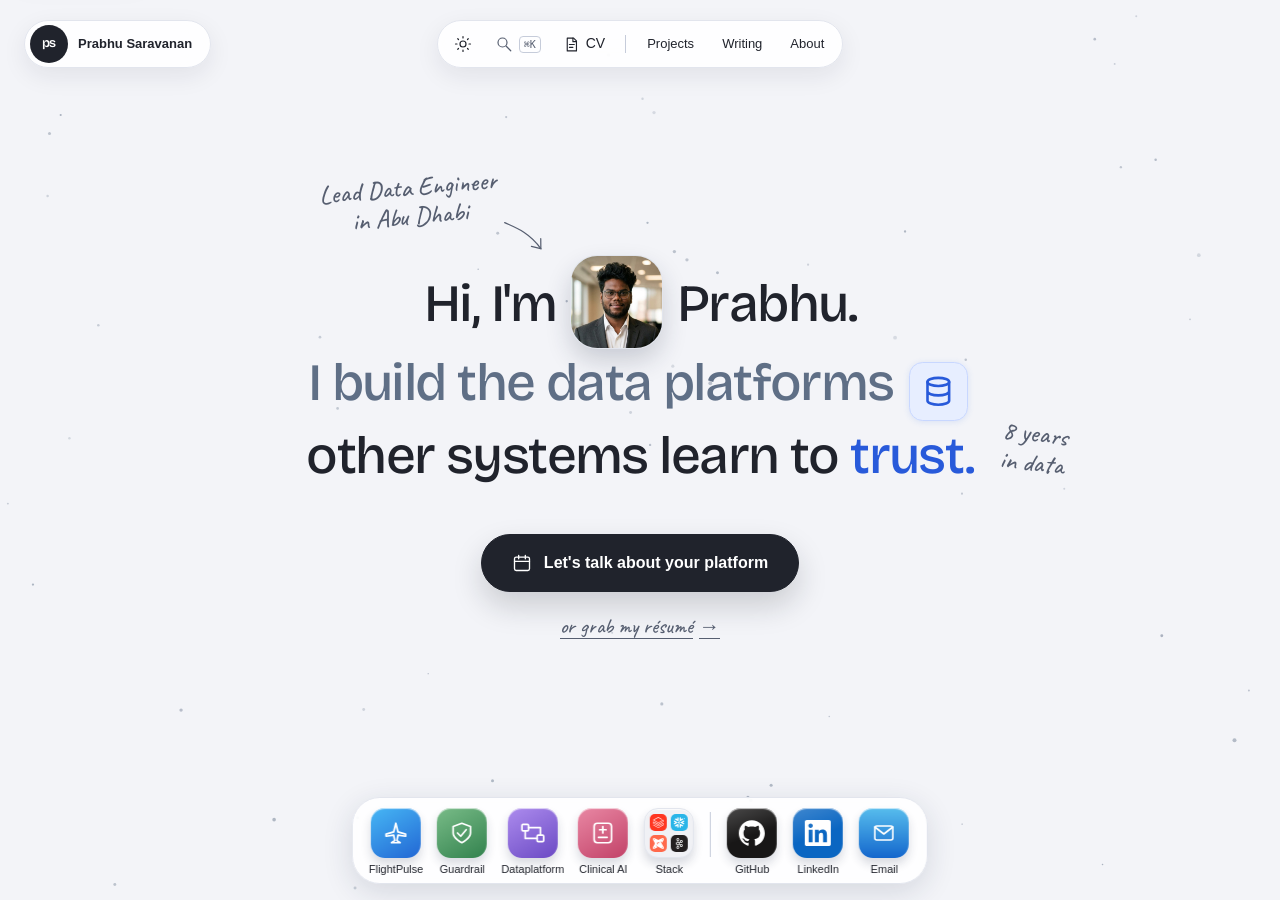
<file: index.html>
<!DOCTYPE html>
<html lang="en">
<head>
<meta charset="UTF-8">
<meta name="viewport" content="width=device-width, initial-scale=1.0">
<title>Prabhu Saravanan — Lead Data Engineer</title>
<meta name="description" content="Prabhu Saravanan, Lead Data Engineer. Explore data platforms, streaming systems and governed AI projects. Get in touch about engineering roles or consulting projects.">
<link rel="canonical" href="https://saravanaprabhu1398-afk.github.io/">
<meta name="author" content="Prabhu Saravanan">

<meta property="og:type" content="website">
<meta property="og:title" content="Prabhu Saravanan — Lead Data Engineer">
<meta property="og:description" content="I build the data platforms other systems learn to trust. 8 years across aviation, insurance, telecom, consumer goods, e-commerce and healthcare. Databricks Certified.">
<meta property="og:url" content="https://saravanaprabhu1398-afk.github.io/">
<meta property="og:image" content="https://saravanaprabhu1398-afk.github.io/assets/og-image.png">
<meta property="og:image:width" content="1200">
<meta property="og:image:height" content="630">
<meta property="og:image:alt" content="Prabhu Saravanan — Lead Data Engineer. I build the data platforms other systems learn to trust.">
<meta name="twitter:card" content="summary_large_image">
<meta name="twitter:title" content="Prabhu Saravanan — Lead Data Engineer">
<meta name="twitter:description" content="I build the data platforms other systems learn to trust.">
<meta name="twitter:image" content="https://saravanaprabhu1398-afk.github.io/assets/og-image.png">
<meta name="theme-color" content="#f3f4f8">

<script type="application/ld+json">
{"@context":"https://schema.org","@type":"Person","name":"Prabhu Saravanan","jobTitle":"Lead Data Engineer","url":"https://saravanaprabhu1398-afk.github.io/","image":"https://saravanaprabhu1398-afk.github.io/assets/prabhu.jpg","sameAs":["https://www.linkedin.com/in/prabhu-saravanan-a53317226","https://github.com/saravanaprabhu1398-afk"],"knowsAbout":["Data engineering","Databricks","Snowflake","Apache Kafka","dbt","Apache Spark","Unity Catalog","Apache Iceberg"]}
</script>
<link rel="alternate" type="application/rss+xml" title="Prabhu Saravanan — Writing" href="/feed.xml">
<link rel="stylesheet" href="/site.css?v=21">
<link rel="icon" href="data:image/svg+xml,%3Csvg xmlns='http://www.w3.org/2000/svg' viewBox='0 0 32 32'%3E%3Crect width='32' height='32' rx='16' fill='%2320232c'/%3E%3Ctext x='16' y='21' font-family='Helvetica,Arial,sans-serif' font-size='14' font-weight='700' fill='%23ffffff' text-anchor='middle'%3Eps%3C/text%3E%3C/svg%3E">
<link rel="preload" href="/assets/fonts/bricolage-grotesque-latin-wght.woff2" as="font" type="font/woff2" crossorigin>
<link rel="preload" href="/assets/fonts/caveat-latin-wght.woff2" as="font" type="font/woff2" crossorigin>
<script src="/theme.js?v=21"></script>
</head>
<body class="home">
<!--
THESIS: A personal workspace for exploring real engineering work, not a sales dashboard.
OWN-WORLD: Cool light desktop, soft white windows, original colored app icons, system typography; optional dark appearance.
STORY: Meet Prabhu, open a project, inspect evidence, discuss a role or a consulting engagement.
FIRST VIEWPORT: Compact profile window and work-together note above eight labeled apps; a persistent dock anchors navigation.
FORM: User-pinned OS-inspired portfolio. All copy, project evidence, icons and code are original to this site.
-->
<!--SHARED:NAV-->
<a href="#top" class="skip-link">Skip to content</a>
<header class="nav">
  <a href="/" class="brand"><span class="brand-mark" aria-hidden="true">ps</span><span class="brand-name">Prabhu Saravanan</span></a>
  <div class="nav-bar">
    <div class="nav-tools">
      <button class="theme-toggle" type="button" aria-label="Use dark appearance" aria-pressed="false"><svg viewBox="0 0 24 24" fill="none" stroke="currentColor" stroke-width="1.6" stroke-linecap="round" stroke-linejoin="round" aria-hidden="true"><circle cx="12" cy="12" r="4"/><path d="M12 2v2m0 16v2M2 12h2m16 0h2M5 5l1 1m12 12 1 1M5 19l1-1M18 6l1-1"/></svg></button>
      <button class="search-btn" data-open-search aria-label="Search the site" aria-keyshortcuts="Meta+K Control+K"><svg viewBox="0 0 24 24" fill="none" stroke="currentColor" stroke-width="1.6" stroke-linecap="round" stroke-linejoin="round" aria-hidden="true"><circle cx="10" cy="10" r="6"/><path d="m15 15 6 6"/></svg><kbd class="kbd-shortcut" aria-hidden="true"></kbd></button>
      <a class="cv-btn" href="/about/#resumes" data-preview="cv"><svg viewBox="0 0 24 24" fill="none" stroke="currentColor" stroke-width="1.6" stroke-linecap="round" stroke-linejoin="round" aria-hidden="true"><path d="M6 3h9l4 4v14H6Z"/><path d="M14 3v5h5M9 12h7M9 16h5"/></svg><span>CV</span></a>
    </div>
    <span class="nav-sep" aria-hidden="true"></span>
    <nav class="nav-links" id="navLinks" aria-label="Main"><a href="/projects/">Projects</a><a href="/blog/">Writing</a><a href="/about/">About</a></nav>
    <button class="menu-btn" id="menuBtn" aria-label="Menu" aria-expanded="false" aria-controls="navLinks"><span></span></button>
  </div>
</header>
<dialog class="palette" id="palette" aria-labelledby="searchTitle">
  <div class="palette-box">
    <div class="palette-heading"><h2 id="searchTitle">Find something</h2><button type="button" class="palette-close" aria-label="Close search">Close <kbd>Esc</kbd></button></div>
    <input type="search" id="searchInput" name="q" placeholder="Projects, experience, résumés…" aria-label="Search the site" aria-describedby="searchStatus" autocomplete="off">
    <p class="search-status" id="searchStatus" role="status"></p>
    <ul aria-label="Search results"></ul>
    <div class="palette-hint">↑↓ to move · ↵ to open · esc to close</div>
  </div>
</dialog>
<dialog class="project-preview" id="cv" aria-labelledby="cv-title">
  <div class="preview-window cv-window"><div class="window-bar"><span>Curriculum vitae</span>
    <button type="button" data-close-preview aria-label="Close CV">Close <kbd>Esc</kbd></button></div>
    <div class="cv-body">
      <h2 id="cv-title">Prabhu Saravanan</h2>
      <p>Lead Data Engineer in Abu Dhabi · eight years building lakehouse, streaming and governed AI platforms. Pick the edition for your region.</p>
      <div class="resumes"><a class="card" href="/assets/Prabhu_Saravanan_Resume_UAE.pdf" download><span><small>PDF</small><strong>UAE &amp; Gulf edition</strong></span><span aria-hidden="true">↓</span></a><a class="card" href="/assets/Prabhu_Saravanan_Resume_Europe.pdf" download><span><small>PDF</small><strong>Europe edition</strong></span><span aria-hidden="true">↓</span></a><a class="card" href="/assets/Prabhu_Saravanan_Resume_India.pdf" download><span><small>PDF</small><strong>India edition</strong></span><span aria-hidden="true">↓</span></a></div>
      <a class="more-link" href="/about/#experience">Read the full career story ↗</a>
    </div>
  </div>
</dialog>
<!--/SHARED:NAV-->

<main id="top">

  <!-- ============ HERO ============ -->
  <section class="desktop" aria-label="Introduction">
    <div class="stage">
      <div class="statement-wrap">
        <p class="scribble scribble-role">Lead Data Engineer<br>in Abu Dhabi<svg class="scribble-arrow" viewBox="0 0 60 50" fill="none" stroke="currentColor" stroke-width="1.6" stroke-linecap="round" aria-hidden="true"><path d="M6 4c10 6 30 14 44 38"/><path d="M38 38l12 4 1-13"/></svg></p>
        <h1 class="statement">
          <span class="line">Hi, I'm <span class="face"><img class="profile-photo" src="/assets/prabhu.jpg?v=3" width="96" height="96" alt=""></span> Prabhu.</span>
          <span class="line line-soft">I build the data platforms <button type="button" class="chip" aria-label="My core stack: Databricks, Snowflake, dbt, Kafka, Terraform and Python"><svg class="chip-icon" aria-hidden="true" viewBox="0 0 24 24" fill="none" stroke="currentColor" stroke-width="1.8" stroke-linecap="round" stroke-linejoin="round"><ellipse cx="12" cy="5.5" rx="7.5" ry="2.8"/><path d="M4.5 5.5v6.5c0 1.6 3.4 2.8 7.5 2.8s7.5-1.2 7.5-2.8V5.5M4.5 12v6.5c0 1.6 3.4 2.8 7.5 2.8s7.5-1.2 7.5-2.8V12"/></svg><!--STACK:ORBIT:START-->
<span class="orbit" aria-hidden="true"><span class="ring r1"><span class="bubble" style="--a:0deg"><span class="bubble-tile" style="--brand:#FF3621"><svg viewBox="0 0 24 24" fill="currentColor" aria-hidden="true"><path d="M.95 14.184L12 20.403l9.919-5.55v2.21L12 22.662l-10.484-5.96-.565.308v.77L12 24l11.05-6.218v-4.317l-.515-.309L12 19.118l-9.867-5.653v-2.21L12 16.805l11.05-6.218V6.32l-.515-.308L12 11.974 2.647 6.681 12 1.388l7.76 4.368.668-.411v-.566L12 0 .95 6.27v.72L12 13.207l9.919-5.55v2.26L12 15.52 1.516 9.56l-.565.308Z"/></svg></span></span><span class="bubble" style="--a:180deg"><span class="bubble-tile" style="--brand:#29B5E8"><svg viewBox="0 0 24 24" fill="currentColor" aria-hidden="true"><path d="M24 3.459c0 .646-.418 1.18-1.141 1.18-.723 0-1.142-.534-1.142-1.18 0-.647.419-1.18 1.142-1.18.723 0 1.141.533 1.141 1.18zm-.228 0c0-.533-.38-.951-.913-.951s-.913.38-.913.95c0 .533.38.952.913.952.57 0 .913-.419.913-.951zm-1.37-.533h.495c.266 0 .456.152.456.38 0 .153-.076.229-.19.305l.19.266v.038h-.266l-.19-.266h-.229v.266h-.266zm.495.228h-.229v.267h.229c.114 0 .152-.038.152-.114.038-.077-.038-.153-.152-.153zM7.602 12.4c.038-.151.076-.304.076-.456 0-.114-.038-.228-.038-.342-.114-.343-.304-.647-.646-.838l-4.87-2.777c-.685-.38-1.56-.152-1.94.533-.381.685-.153 1.56.532 1.94l2.701 1.56-2.701 1.56c-.685.38-.913 1.256-.533 1.94.38.685 1.256.914 1.94.533l4.832-2.777c.343-.267.571-.533.647-.876zm1.332 2.626c-.266-.038-.57.038-.837.19l-4.832 2.777c-.685.38-.913 1.256-.532 1.94.38.686 1.255.914 1.94.533l2.701-1.56v3.12c0 .8.647 1.408 1.446 1.408.799 0 1.407-.647 1.407-1.408v-5.592c0-.761-.57-1.37-1.293-1.408zm4.946-6.088c.266.038.57-.038.837-.19l4.832-2.777c.685-.38.913-1.256.532-1.94-.38-.686-1.255-.914-1.94-.533l-2.701 1.56V1.975c0-.799-.647-1.408-1.446-1.408-.799 0-1.446.609-1.446 1.408V7.53c0 .76.609 1.37 1.332 1.407zM3.265 5.97l4.832 2.777c.266.152.533.19.837.19.723-.038 1.331-.684 1.331-1.407V1.975c0-.799-.646-1.408-1.407-1.408-.799 0-1.446.647-1.446 1.408v3.12l-2.701-1.56c-.685-.38-1.56-.152-1.94.533-.419.646-.19 1.521.494 1.902zm9.093 6.011a.412.412 0 00-.114-.266l-.57-.571a.346.346 0 00-.267-.114.412.412 0 00-.266.114l-.571.57a.411.411 0 00-.114.267c0 .076.038.19.114.267l.57.57a.345.345 0 00.267.114c.076 0 .19-.038.266-.114l.571-.57a.412.412 0 00.114-.267zm1.598.533L11.94 14.53c-.039.038-.153.114-.229.114h-.608a.411.411 0 01-.267-.114L8.82 12.514a.408.408 0 01-.076-.229v-.608c0-.076.038-.19.114-.267l2.016-2.016a.41.41 0 01.267-.114h.608a.41.41 0 01.267.114l2.016 2.016a.347.347 0 01.114.267v.608c-.076.077-.114.19-.19.229zm5.593 5.44l-4.832-2.777c-.266-.152-.57-.19-.837-.152-.723.038-1.332.684-1.332 1.408v5.554c0 .8.647 1.408 1.408 1.408.799 0 1.446-.647 1.446-1.408v-3.12l2.7 1.56c.686.38 1.561.152 1.941-.533.419-.646.19-1.521-.494-1.94zm2.549-7.533l-2.701 1.56 2.7 1.56c.686.38.914 1.256.533 1.94-.38.685-1.255.913-1.94.533l-4.832-2.778a1.644 1.644 0 01-.647-.798c-.037-.153-.076-.305-.076-.457 0-.114.039-.228.039-.342.114-.343.342-.647.646-.837l4.832-2.778c.685-.38 1.56-.152 1.94.533.457.609.19 1.484-.494 1.864"/></svg></span></span></span><span class="ring r2"><span class="bubble" style="--a:60deg"><span class="bubble-tile" style="--brand:#FF694B"><svg viewBox="0 0 24 24" fill="currentColor" aria-hidden="true"><path d="M17.9004 9.3763a8.1488 8.1488 0 0 0-3.0421-3.1206l1.7708.8385a10.2874 10.2874 0 0 1 3.74 3.0007l3.234-5.9295a2.8546 2.8546 0 0 0-.0611-2.9604C22.7566.0371 21.2112-.3409 19.9754.3327l-5.8749 3.2101a4.3612 4.3612 0 0 1-4.1761 0L4.1769.408a2.8545 2.8545 0 0 0-2.9592.0632c-1.1673.7853-1.5452 2.33-.8723 3.5655L3.55 9.9106a4.3612 4.3612 0 0 1 0 4.1772l-3.1272 5.743a2.86 2.86 0 0 0 .085 2.9974c.794 1.1438 2.3225 1.5054 3.5448.8385l6.0581-3.3049a10.2877 10.2877 0 0 1-3.0051-3.7454l-.8374-1.7708a8.148 8.148 0 0 0 3.1206 3.0421l10.5832 5.779c1.2213.666 2.7481.3055 3.5426-.8363a2.8699 2.8699 0 0 0 .0796-3.0018L17.9004 9.3763zm3.3801-7.7351c.6022 0 1.0904.4882 1.0904 1.0904s-.4882 1.0904-1.0904 1.0904-1.0904-.4882-1.0904-1.0904.4882-1.0904 1.0904-1.0904zM2.7442 3.822c-.6022 0-1.0904-.4882-1.0904-1.0904s.4882-1.0904 1.0904-1.0904 1.0904.4882 1.0904 1.0904S3.3464 3.822 2.7442 3.822zm0 18.5363c-.6022 0-1.0904-.4882-1.0904-1.0904 0-.6022.4882-1.0904 1.0904-1.0904s1.0904.4882 1.0904 1.0904c0 .6022-.4882 1.0904-1.0904 1.0904zm10.3585-11.4489c-1.2008-.0035-2.177.9672-2.1805 2.1679a2.1738 2.1738 0 0 0 .7052 1.6091c-1.4872-.2091-2.5234-1.5843-2.3142-3.0716.2091-1.4872 1.5843-2.5234 3.0716-2.3142a2.7194 2.7194 0 0 1 2.3142 2.3142 2.1623 2.1623 0 0 0-1.5963-.7054zm8.1778 11.4489c-.6022 0-1.0904-.4882-1.0904-1.0904 0-.6022.4882-1.0904 1.0904-1.0904s1.0904.4882 1.0904 1.0904c0 .6022-.4882 1.0904-1.0904 1.0904z"/></svg></span></span><span class="bubble" style="--a:240deg"><span class="bubble-tile" style="--brand:#231F20"><svg viewBox="0 0 24 24" fill="currentColor" aria-hidden="true"><path d="M9.71 2.136a1.43 1.43 0 0 0-2.047 0h-.007a1.48 1.48 0 0 0-.421 1.042c0 .41.161.777.422 1.039l.007.007c.257.264.616.426 1.019.426.404 0 .766-.162 1.027-.426l.003-.007c.261-.262.421-.629.421-1.039 0-.408-.159-.777-.421-1.042H9.71zM8.683 22.295c.404 0 .766-.167 1.027-.429l.003-.008c.261-.261.421-.631.421-1.036 0-.41-.159-.778-.421-1.044H9.71a1.42 1.42 0 0 0-1.027-.432 1.4 1.4 0 0 0-1.02.432h-.007c-.26.266-.422.634-.422 1.044 0 .406.161.775.422 1.036l.007.008c.258.262.617.429 1.02.429zm7.89-4.462c.359-.096.683-.33.882-.684l.027-.052a1.47 1.47 0 0 0 .114-1.067 1.454 1.454 0 0 0-.675-.896l-.021-.014a1.425 1.425 0 0 0-1.078-.132c-.36.091-.684.335-.881.686-.2.349-.241.75-.146 1.119.099.363.33.691.675.896h.002c.346.203.737.239 1.101.144zm-6.405-7.342a2.083 2.083 0 0 0-1.485-.627c-.58 0-1.103.242-1.482.627-.378.385-.612.916-.612 1.507s.233 1.124.612 1.514a2.08 2.08 0 0 0 2.967 0c.379-.39.612-.923.612-1.514s-.233-1.122-.612-1.507zm-.835-2.51c.843.141 1.6.552 2.178 1.144h.004c.092.093.182.196.265.299l1.446-.851a3.176 3.176 0 0 1-.047-1.808 3.149 3.149 0 0 1 1.456-1.926l.025-.016a3.062 3.062 0 0 1 2.345-.306c.77.21 1.465.721 1.898 1.482v.002c.431.757.518 1.626.313 2.408a3.145 3.145 0 0 1-1.456 1.928l-.198.118h-.02a3.095 3.095 0 0 1-2.154.201 3.127 3.127 0 0 1-1.514-.944l-1.444.848a4.162 4.162 0 0 1 0 2.879l1.444.846c.413-.47.939-.789 1.514-.944a3.041 3.041 0 0 1 2.371.319l.048.023v.002a3.17 3.17 0 0 1 1.408 1.906 3.215 3.215 0 0 1-.313 2.405l-.026.053-.003-.005a3.147 3.147 0 0 1-1.867 1.436 3.096 3.096 0 0 1-2.371-.318v-.006a3.156 3.156 0 0 1-1.456-1.927 3.175 3.175 0 0 1 .047-1.805l-1.446-.848a3.905 3.905 0 0 1-.265.294l-.004.005a3.938 3.938 0 0 1-2.178 1.138v1.699a3.09 3.09 0 0 1 1.56.862l.002.004c.565.572.914 1.368.914 2.243 0 .873-.35 1.664-.914 2.239l-.002.009a3.1 3.1 0 0 1-2.21.931 3.1 3.1 0 0 1-2.206-.93h-.002v-.009a3.186 3.186 0 0 1-.916-2.239c0-.875.35-1.672.916-2.243v-.004h.002a3.1 3.1 0 0 1 1.558-.862v-1.699a3.926 3.926 0 0 1-2.176-1.138l-.006-.005a4.098 4.098 0 0 1-1.173-2.874c0-1.122.452-2.136 1.173-2.872h.006a3.947 3.947 0 0 1 2.176-1.144V6.289a3.137 3.137 0 0 1-1.558-.864h-.002v-.004a3.192 3.192 0 0 1-.916-2.243c0-.871.35-1.669.916-2.243l.002-.002A3.084 3.084 0 0 1 8.683 0c.861 0 1.641.355 2.21.932v.002h.002c.565.574.914 1.372.914 2.243 0 .876-.35 1.667-.914 2.243l-.002.005a3.142 3.142 0 0 1-1.56.864v1.692zm8.121-1.129l-.012-.019a1.452 1.452 0 0 0-.87-.668 1.43 1.43 0 0 0-1.103.146h.002c-.347.2-.58.529-.677.896-.095.365-.054.768.146 1.119l.007.009c.2.347.519.579.874.673.357.103.755.059 1.098-.144l.019-.009a1.47 1.47 0 0 0 .657-.885 1.493 1.493 0 0 0-.141-1.118"/></svg></span></span></span><span class="ring r3"><span class="bubble" style="--a:120deg"><span class="bubble-tile" style="--brand:#844FBA"><svg viewBox="0 0 24 24" fill="currentColor" aria-hidden="true"><path d="M1.44 0v7.575l6.561 3.79V3.787zm21.12 4.227l-6.561 3.791v7.574l6.56-3.787zM8.72 4.23v7.575l6.561 3.787V8.018zm0 8.405v7.575L15.28 24v-7.578z"/></svg></span></span><span class="bubble" style="--a:300deg"><span class="bubble-tile" style="--brand:#3776AB"><svg viewBox="0 0 24 24" fill="currentColor" aria-hidden="true"><path d="M14.25.18l.9.2.73.26.59.3.45.32.34.34.25.34.16.33.1.3.04.26.02.2-.01.13V8.5l-.05.63-.13.55-.21.46-.26.38-.3.31-.33.25-.35.19-.35.14-.33.1-.3.07-.26.04-.21.02H8.77l-.69.05-.59.14-.5.22-.41.27-.33.32-.27.35-.2.36-.15.37-.1.35-.07.32-.04.27-.02.21v3.06H3.17l-.21-.03-.28-.07-.32-.12-.35-.18-.36-.26-.36-.36-.35-.46-.32-.59-.28-.73-.21-.88-.14-1.05-.05-1.23.06-1.22.16-1.04.24-.87.32-.71.36-.57.4-.44.42-.33.42-.24.4-.16.36-.1.32-.05.24-.01h.16l.06.01h8.16v-.83H6.18l-.01-2.75-.02-.37.05-.34.11-.31.17-.28.25-.26.31-.23.38-.2.44-.18.51-.15.58-.12.64-.1.71-.06.77-.04.84-.02 1.27.05zm-6.3 1.98l-.23.33-.08.41.08.41.23.34.33.22.41.09.41-.09.33-.22.23-.34.08-.41-.08-.41-.23-.33-.33-.22-.41-.09-.41.09zm13.09 3.95l.28.06.32.12.35.18.36.27.36.35.35.47.32.59.28.73.21.88.14 1.04.05 1.23-.06 1.23-.16 1.04-.24.86-.32.71-.36.57-.4.45-.42.33-.42.24-.4.16-.36.09-.32.05-.24.02-.16-.01h-8.22v.82h5.84l.01 2.76.02.36-.05.34-.11.31-.17.29-.25.25-.31.24-.38.2-.44.17-.51.15-.58.13-.64.09-.71.07-.77.04-.84.01-1.27-.04-1.07-.14-.9-.2-.73-.25-.59-.3-.45-.33-.34-.34-.25-.34-.16-.33-.1-.3-.04-.25-.02-.2.01-.13v-5.34l.05-.64.13-.54.21-.46.26-.38.3-.32.33-.24.35-.2.35-.14.33-.1.3-.06.26-.04.21-.02.13-.01h5.84l.69-.05.59-.14.5-.21.41-.28.33-.32.27-.35.2-.36.15-.36.1-.35.07-.32.04-.28.02-.21V6.07h2.09l.14.01zm-6.47 14.25l-.23.33-.08.41.08.41.23.33.33.23.41.08.41-.08.33-.23.23-.33.08-.41-.08-.41-.23-.33-.33-.23-.41-.08-.41.08z"/></svg></span></span></span></span>
      <!--STACK:ORBIT:END--></button></span>
          <span class="line">other systems learn to <em>trust.</em></span>
        </h1>
        <p class="scribble scribble-years">8 years<br>in data</p>
      </div>
      <div class="hero-cta">
        <!--HOME:CTA:START-->
<a class="btn primary pill" href="#contact" data-preview="contact"><svg viewBox="0 0 24 24" fill="none" stroke="currentColor" stroke-width="1.6" stroke-linecap="round" stroke-linejoin="round" aria-hidden="true"><rect x="3" y="5" width="18" height="16" rx="2"/><path d="M3 10h18M8 3v4M16 3v4"/></svg>Let's talk about your platform</a>
      <!--HOME:CTA:END-->
        <a class="scribble-link" href="/about/#resumes" data-preview="cv">or grab my résumé <span aria-hidden="true">→</span></a>
      </div>
    </div>
    <!--PROJECTS:WINDOWS:START-->
<dialog class="project-preview" id="preview-flightpulse" aria-label="FlightPulse project preview">
          <div class="preview-window"><div class="window-bar"><span>FlightPulse</span>
          <button type="button" data-close-preview aria-label="Close FlightPulse preview">Close <kbd>Esc</kbd></button></div>
                <article class="card project" data-tags="lakehouse streaming ai" data-tools="dbt python" data-reveal>
        <div class="project-img"><img src="/assets/02_delay_by_airport.png" alt="FlightPulse dashboard: delay rate by origin airport, shown as a bubble map" loading="lazy"></div>
        <div class="project-body">
          <span class="badge">Streaming lakehouse</span>
          <h3>FlightPulse</h3>
          <p>A local-first flight-delay lakehouse: live positions streamed through Redpanda into Apache Iceberg, batch sources modelled with dbt into a bronze, silver, gold star schema, and a delay-probability model tracked in MLflow. Blocking Great Expectations checks gate the batch gold tables.</p>
          <div class="metric"><b>611K+</b><span>Historical flights in the dashboard. Live aircraft positions are served separately from Iceberg. <a class="evidence" href="https://github.com/saravanaprabhu1398-afk/FlightPulse#opening-the-dashboard" target="_blank" rel="noopener"><b>Measured</b> README &#8599;</a></span></div>
          <div class="tags"><span>Apache Iceberg</span><span>dbt</span><span>Dagster</span><span>Great Expectations</span><span>MLflow</span></div>
          <div class="links"><a href="https://github.com/saravanaprabhu1398-afk/FlightPulse" target="_blank" rel="noopener">View source &#8599;</a></div>
        </div>
      </article>
          <a class="preview-more" href="/projects/#project-flightpulse">Open in Projects &#8599;</a></div></dialog><dialog class="project-preview" id="preview-guardrail" aria-label="Guardrail project preview">
          <div class="preview-window"><div class="window-bar"><span>Guardrail</span>
          <button type="button" data-close-preview aria-label="Close Guardrail preview">Close <kbd>Esc</kbd></button></div>
                <article class="card project" data-tags="warehouse streaming governance" data-tools="snowflake dbt apachekafka terraform python" data-reveal>
        <div class="project-img"><img src="/assets/guardrail-decision-loop.svg" alt="Guardrail decision loop: assignment and exposure feed integrity checks, which gate the statistical result" loading="lazy"></div>
        <div class="project-body">
          <span class="badge">Snowflake · experimentation</span>
          <h3>Guardrail</h3>
          <p>A Snowflake experimentation platform that decides whether a feature is safe to ship: assigning variants, ingesting telemetry through Redpanda and Snowpipe Streaming, running statistical tests, and blocking the rollout when the telemetry itself can&#x27;t be trusted.</p>
          <div class="metric"><b>4.8%</b><span>Apparent conversion lift in the demo scenario, caught and blocked: mobile clients were switching variants mid-session. <a class="evidence" href="https://github.com/saravanaprabhu1398-afk/Guardrail-Safe-Feature-Rollout-Platform#interview-narrative" target="_blank" rel="noopener"><b>Simulated</b> Demo narrative &#8599;</a></span></div>
          <div class="tags"><span>Snowflake</span><span>dbt</span><span>Redpanda</span><span>FastAPI</span><span>Terraform</span><span>Kubernetes</span></div>
          <div class="links"><a href="https://github.com/saravanaprabhu1398-afk/Guardrail-Safe-Feature-Rollout-Platform" target="_blank" rel="noopener">View source &#8599;</a></div>
        </div>
      </article>
          <a class="preview-more" href="/projects/#project-guardrail">Open in Projects &#8599;</a></div></dialog><dialog class="project-preview" id="preview-dataplatform" aria-label="Dataplatform project preview">
          <div class="preview-window"><div class="window-bar"><span>Dataplatform</span>
          <button type="button" data-close-preview aria-label="Close Dataplatform preview">Close <kbd>Esc</kbd></button></div>
                <article class="card project" data-tags="governance" data-tools="dbt python" data-reveal>

        <div class="project-body">
          <span class="badge">Orchestration platform</span>
          <h3>Dataplatform</h3>
          <p>A self-hosted alternative to Airflow: YAML-defined pipelines, a plain-English pipeline generator, a governed deployment hub with rollback, and full observability across metrics, alerting, cost and lineage.</p>
          <div class="metric"><b>12</b><span>Plugin executors, with RBAC and a NetworkX-backed DAG engine. <a class="evidence" href="https://github.com/saravanaprabhu1398-afk/dataplatform-modern-dbt#readme" target="_blank" rel="noopener"><b>In the code</b> README &#8599;</a></span></div>
          <div class="tags"><span>FastAPI</span><span>dbt</span><span>RBAC</span><span>NetworkX</span></div>
          <div class="links"><a href="https://github.com/saravanaprabhu1398-afk/dataplatform-modern-dbt" target="_blank" rel="noopener">View source &#8599;</a></div>
        </div>
      </article>
          <a class="preview-more" href="/projects/#project-dataplatform">Open in Projects &#8599;</a></div></dialog><dialog class="project-preview" id="preview-clinical-document-intelligence" aria-label="Clinical AI project preview">
          <div class="preview-window"><div class="window-bar"><span>Clinical AI</span>
          <button type="button" data-close-preview aria-label="Close Clinical AI preview">Close <kbd>Esc</kbd></button></div>
                <article class="card project" data-tags="lakehouse ai governance" data-tools="databricks" data-reveal>

        <div class="project-body">
          <span class="badge">Databricks · GenAI</span>
          <h3>Clinical Document Intelligence</h3>
          <p>A Databricks Lakehouse converting thousands of unstructured FDA drug labels into a queryable knowledge base. A cited RAG agent routes questions to SQL or Vector Search, governed under the same Unity Catalog contracts as the underlying data.</p>
          <div class="metric"><b>&lt;1s</b><span>Source-attributed answers, governed by Unity Catalog contracts. <a class="evidence" href="/assets/Prabhu_Saravanan_Resume_UAE.pdf"><b>From résumé</b> Résumé &#8599;</a></span></div>
          <div class="tags"><span>Databricks</span><span>Unity Catalog</span><span>Mosaic AI</span><span>Vector Search</span></div>
          <div class="links"><a href="https://github.com/saravanaprabhu1398-afk/data-document-intelligence-platform" target="_blank" rel="noopener">View source &#8599;</a></div>
        </div>
      </article>
          <a class="preview-more" href="/projects/#project-clinical-document-intelligence">Open in Projects &#8599;</a></div></dialog>
      <!--PROJECTS:WINDOWS:END-->
  </section>
  <dialog class="project-preview" id="contact" aria-labelledby="contact-title">
    <div class="preview-window contact-window"><div class="window-bar"><span>Contact</span>
      <button type="button" data-close-preview aria-label="Close contact">Close <kbd>Esc</kbd></button></div>
      <div class="contact-body">
        <h2 id="contact-title">Let's build something you can trust.</h2>
        <p>Hiring for a data engineering role, or looking for help with a platform? Share what you're building, where you are today, and what you need to change.</p>
        <div class="contact-links">
          <!--CONTACT:BOOK:START-->

      <!--CONTACT:BOOK:END-->
          <a class="btn primary" href="mailto:prabhu.saravanan.de@gmail.com">prabhu.saravanan.de@gmail.com</a>
          <a class="btn" href="https://www.linkedin.com/in/prabhu-saravanan-a53317226" target="_blank" rel="noopener">LinkedIn ↗</a>
          <a class="btn" href="https://github.com/saravanaprabhu1398-afk" target="_blank" rel="noopener">GitHub ↗</a>
          <a class="btn" href="/about/#resumes">Résumés ↓</a>
        </div>
        <div class="collaboration">
          <div><h3>Bring me into your team</h3><p>Lead / Senior Data Engineer and AI Data Platform roles across the UAE, Europe and India. Hands-on engineering, architecture and mentoring, grounded in eight years of delivery.</p><a class="more-link" href="/about/#experience">Explore my experience ↗</a></div>
          <div><h3>Let's work on your platform</h3><p>Lakehouse architecture, batch and streaming pipelines, or governed AI. These are the systems I build; scope and availability are a conversation, not a package.</p><a class="more-link" href="mailto:prabhu.saravanan.de@gmail.com?subject=Platform%20project">Tell me about your project ↗</a></div>
        </div>
      </div>
    </div>
  </dialog>
</main>
<!--HOME:TOAST:START-->
<aside class="toast" id="toast" aria-label="Latest post" hidden><a class="toast-link" href="/blog/publishing-pipeline/"><span class="toast-head"><span class="toast-app" aria-hidden="true">ps</span><span class="toast-kicker">Fresh off the press</span><time datetime="2026-09-04">4 Sep</time></span><strong>The publishing pipeline behind this blog</strong><span class="toast-sum">A static site, a single Python script and zero dependencies — why the boring option wins for a personal…</span></a><button type="button" class="toast-close" aria-label="Dismiss notification"><svg viewBox="0 0 24 24" aria-hidden="true" fill="none" stroke="currentColor" stroke-width="2" stroke-linecap="round"><path d="M6 6l12 12M18 6 6 18"/></svg></button></aside>
      <!--HOME:TOAST:END-->

<!--SHARED:FOOT-->
<footer class="footer">
  <div class="wrap">
    <span>Prabhu Saravanan — Abu Dhabi, UAE</span>
    <nav aria-label="Footer"><a href="/projects/">Projects</a><a href="/blog/">Writing</a><a href="/about/">About</a><a href="/feed.xml">RSS</a><a href="https://github.com/saravanaprabhu1398-afk" rel="noopener">GitHub</a><a href="https://www.linkedin.com/in/prabhu-saravanan-a53317226" rel="noopener">LinkedIn</a></nav>
  </div>
</footer><div class="dock" role="region" aria-label="Projects and contact"><nav class="dock-apps" aria-label="Projects"><a class="dock-app" href="/projects/#project-flightpulse" data-preview="preview-flightpulse" title="FlightPulse: Flight analytics"><span class="dock-icon app-plane"><svg viewBox="0 0 24 24" fill="none" stroke="currentColor" stroke-width="1.6" stroke-linecap="round" stroke-linejoin="round" aria-hidden="true"><path d="m3 13 7-2 2-8 2 8 7 2v2l-7-1-1 5 3 2H8l3-2-1-5-7 1Z"/></svg></span><span>FlightPulse</span></a><a class="dock-app" href="/projects/#project-guardrail" data-preview="preview-guardrail" title="Guardrail: Safe rollouts"><span class="dock-icon app-shield"><svg viewBox="0 0 24 24" fill="none" stroke="currentColor" stroke-width="1.6" stroke-linecap="round" stroke-linejoin="round" aria-hidden="true"><path d="m12 3 8 3v6c0 5-8 9-8 9s-8-4-8-9V6Z"/><path d="m8 12 3 3 5-6"/></svg></span><span>Guardrail</span></a><a class="dock-app" href="/projects/#project-dataplatform" data-preview="preview-dataplatform" title="Dataplatform: Orchestration"><span class="dock-icon app-pipeline"><svg viewBox="0 0 24 24" fill="none" stroke="currentColor" stroke-width="1.6" stroke-linecap="round" stroke-linejoin="round" aria-hidden="true"><rect x="2" y="4" width="6" height="6" rx="1"/><rect x="16" y="14" width="6" height="6" rx="1"/><path d="M5 10v7h11M8 7h11v7"/></svg></span><span>Dataplatform</span></a><a class="dock-app" href="/projects/#project-clinical-document-intelligence" data-preview="preview-clinical-document-intelligence" title="Clinical AI: Governed RAG"><span class="dock-icon app-clinical"><svg viewBox="0 0 24 24" fill="none" stroke="currentColor" stroke-width="1.6" stroke-linecap="round" stroke-linejoin="round" aria-hidden="true"><rect x="4" y="3" width="16" height="18" rx="3"/><path d="M9 9h6M12 6v6M8 16h8"/></svg></span><span>Clinical AI</span></a><a class="dock-app" href="/projects/" data-preview="stack-folder" title="Core stack"><span class="dock-icon dock-folder"><span class="mini" style="--brand:#FF3621"><svg viewBox="0 0 24 24" fill="currentColor" aria-hidden="true"><path d="M.95 14.184L12 20.403l9.919-5.55v2.21L12 22.662l-10.484-5.96-.565.308v.77L12 24l11.05-6.218v-4.317l-.515-.309L12 19.118l-9.867-5.653v-2.21L12 16.805l11.05-6.218V6.32l-.515-.308L12 11.974 2.647 6.681 12 1.388l7.76 4.368.668-.411v-.566L12 0 .95 6.27v.72L12 13.207l9.919-5.55v2.26L12 15.52 1.516 9.56l-.565.308Z"/></svg></span><span class="mini" style="--brand:#29B5E8"><svg viewBox="0 0 24 24" fill="currentColor" aria-hidden="true"><path d="M24 3.459c0 .646-.418 1.18-1.141 1.18-.723 0-1.142-.534-1.142-1.18 0-.647.419-1.18 1.142-1.18.723 0 1.141.533 1.141 1.18zm-.228 0c0-.533-.38-.951-.913-.951s-.913.38-.913.95c0 .533.38.952.913.952.57 0 .913-.419.913-.951zm-1.37-.533h.495c.266 0 .456.152.456.38 0 .153-.076.229-.19.305l.19.266v.038h-.266l-.19-.266h-.229v.266h-.266zm.495.228h-.229v.267h.229c.114 0 .152-.038.152-.114.038-.077-.038-.153-.152-.153zM7.602 12.4c.038-.151.076-.304.076-.456 0-.114-.038-.228-.038-.342-.114-.343-.304-.647-.646-.838l-4.87-2.777c-.685-.38-1.56-.152-1.94.533-.381.685-.153 1.56.532 1.94l2.701 1.56-2.701 1.56c-.685.38-.913 1.256-.533 1.94.38.685 1.256.914 1.94.533l4.832-2.777c.343-.267.571-.533.647-.876zm1.332 2.626c-.266-.038-.57.038-.837.19l-4.832 2.777c-.685.38-.913 1.256-.532 1.94.38.686 1.255.914 1.94.533l2.701-1.56v3.12c0 .8.647 1.408 1.446 1.408.799 0 1.407-.647 1.407-1.408v-5.592c0-.761-.57-1.37-1.293-1.408zm4.946-6.088c.266.038.57-.038.837-.19l4.832-2.777c.685-.38.913-1.256.532-1.94-.38-.686-1.255-.914-1.94-.533l-2.701 1.56V1.975c0-.799-.647-1.408-1.446-1.408-.799 0-1.446.609-1.446 1.408V7.53c0 .76.609 1.37 1.332 1.407zM3.265 5.97l4.832 2.777c.266.152.533.19.837.19.723-.038 1.331-.684 1.331-1.407V1.975c0-.799-.646-1.408-1.407-1.408-.799 0-1.446.647-1.446 1.408v3.12l-2.701-1.56c-.685-.38-1.56-.152-1.94.533-.419.646-.19 1.521.494 1.902zm9.093 6.011a.412.412 0 00-.114-.266l-.57-.571a.346.346 0 00-.267-.114.412.412 0 00-.266.114l-.571.57a.411.411 0 00-.114.267c0 .076.038.19.114.267l.57.57a.345.345 0 00.267.114c.076 0 .19-.038.266-.114l.571-.57a.412.412 0 00.114-.267zm1.598.533L11.94 14.53c-.039.038-.153.114-.229.114h-.608a.411.411 0 01-.267-.114L8.82 12.514a.408.408 0 01-.076-.229v-.608c0-.076.038-.19.114-.267l2.016-2.016a.41.41 0 01.267-.114h.608a.41.41 0 01.267.114l2.016 2.016a.347.347 0 01.114.267v.608c-.076.077-.114.19-.19.229zm5.593 5.44l-4.832-2.777c-.266-.152-.57-.19-.837-.152-.723.038-1.332.684-1.332 1.408v5.554c0 .8.647 1.408 1.408 1.408.799 0 1.446-.647 1.446-1.408v-3.12l2.7 1.56c.686.38 1.561.152 1.941-.533.419-.646.19-1.521-.494-1.94zm2.549-7.533l-2.701 1.56 2.7 1.56c.686.38.914 1.256.533 1.94-.38.685-1.255.913-1.94.533l-4.832-2.778a1.644 1.644 0 01-.647-.798c-.037-.153-.076-.305-.076-.457 0-.114.039-.228.039-.342.114-.343.342-.647.646-.837l4.832-2.778c.685-.38 1.56-.152 1.94.533.457.609.19 1.484-.494 1.864"/></svg></span><span class="mini" style="--brand:#FF694B"><svg viewBox="0 0 24 24" fill="currentColor" aria-hidden="true"><path d="M17.9004 9.3763a8.1488 8.1488 0 0 0-3.0421-3.1206l1.7708.8385a10.2874 10.2874 0 0 1 3.74 3.0007l3.234-5.9295a2.8546 2.8546 0 0 0-.0611-2.9604C22.7566.0371 21.2112-.3409 19.9754.3327l-5.8749 3.2101a4.3612 4.3612 0 0 1-4.1761 0L4.1769.408a2.8545 2.8545 0 0 0-2.9592.0632c-1.1673.7853-1.5452 2.33-.8723 3.5655L3.55 9.9106a4.3612 4.3612 0 0 1 0 4.1772l-3.1272 5.743a2.86 2.86 0 0 0 .085 2.9974c.794 1.1438 2.3225 1.5054 3.5448.8385l6.0581-3.3049a10.2877 10.2877 0 0 1-3.0051-3.7454l-.8374-1.7708a8.148 8.148 0 0 0 3.1206 3.0421l10.5832 5.779c1.2213.666 2.7481.3055 3.5426-.8363a2.8699 2.8699 0 0 0 .0796-3.0018L17.9004 9.3763zm3.3801-7.7351c.6022 0 1.0904.4882 1.0904 1.0904s-.4882 1.0904-1.0904 1.0904-1.0904-.4882-1.0904-1.0904.4882-1.0904 1.0904-1.0904zM2.7442 3.822c-.6022 0-1.0904-.4882-1.0904-1.0904s.4882-1.0904 1.0904-1.0904 1.0904.4882 1.0904 1.0904S3.3464 3.822 2.7442 3.822zm0 18.5363c-.6022 0-1.0904-.4882-1.0904-1.0904 0-.6022.4882-1.0904 1.0904-1.0904s1.0904.4882 1.0904 1.0904c0 .6022-.4882 1.0904-1.0904 1.0904zm10.3585-11.4489c-1.2008-.0035-2.177.9672-2.1805 2.1679a2.1738 2.1738 0 0 0 .7052 1.6091c-1.4872-.2091-2.5234-1.5843-2.3142-3.0716.2091-1.4872 1.5843-2.5234 3.0716-2.3142a2.7194 2.7194 0 0 1 2.3142 2.3142 2.1623 2.1623 0 0 0-1.5963-.7054zm8.1778 11.4489c-.6022 0-1.0904-.4882-1.0904-1.0904 0-.6022.4882-1.0904 1.0904-1.0904s1.0904.4882 1.0904 1.0904c0 .6022-.4882 1.0904-1.0904 1.0904z"/></svg></span><span class="mini" style="--brand:#231F20"><svg viewBox="0 0 24 24" fill="currentColor" aria-hidden="true"><path d="M9.71 2.136a1.43 1.43 0 0 0-2.047 0h-.007a1.48 1.48 0 0 0-.421 1.042c0 .41.161.777.422 1.039l.007.007c.257.264.616.426 1.019.426.404 0 .766-.162 1.027-.426l.003-.007c.261-.262.421-.629.421-1.039 0-.408-.159-.777-.421-1.042H9.71zM8.683 22.295c.404 0 .766-.167 1.027-.429l.003-.008c.261-.261.421-.631.421-1.036 0-.41-.159-.778-.421-1.044H9.71a1.42 1.42 0 0 0-1.027-.432 1.4 1.4 0 0 0-1.02.432h-.007c-.26.266-.422.634-.422 1.044 0 .406.161.775.422 1.036l.007.008c.258.262.617.429 1.02.429zm7.89-4.462c.359-.096.683-.33.882-.684l.027-.052a1.47 1.47 0 0 0 .114-1.067 1.454 1.454 0 0 0-.675-.896l-.021-.014a1.425 1.425 0 0 0-1.078-.132c-.36.091-.684.335-.881.686-.2.349-.241.75-.146 1.119.099.363.33.691.675.896h.002c.346.203.737.239 1.101.144zm-6.405-7.342a2.083 2.083 0 0 0-1.485-.627c-.58 0-1.103.242-1.482.627-.378.385-.612.916-.612 1.507s.233 1.124.612 1.514a2.08 2.08 0 0 0 2.967 0c.379-.39.612-.923.612-1.514s-.233-1.122-.612-1.507zm-.835-2.51c.843.141 1.6.552 2.178 1.144h.004c.092.093.182.196.265.299l1.446-.851a3.176 3.176 0 0 1-.047-1.808 3.149 3.149 0 0 1 1.456-1.926l.025-.016a3.062 3.062 0 0 1 2.345-.306c.77.21 1.465.721 1.898 1.482v.002c.431.757.518 1.626.313 2.408a3.145 3.145 0 0 1-1.456 1.928l-.198.118h-.02a3.095 3.095 0 0 1-2.154.201 3.127 3.127 0 0 1-1.514-.944l-1.444.848a4.162 4.162 0 0 1 0 2.879l1.444.846c.413-.47.939-.789 1.514-.944a3.041 3.041 0 0 1 2.371.319l.048.023v.002a3.17 3.17 0 0 1 1.408 1.906 3.215 3.215 0 0 1-.313 2.405l-.026.053-.003-.005a3.147 3.147 0 0 1-1.867 1.436 3.096 3.096 0 0 1-2.371-.318v-.006a3.156 3.156 0 0 1-1.456-1.927 3.175 3.175 0 0 1 .047-1.805l-1.446-.848a3.905 3.905 0 0 1-.265.294l-.004.005a3.938 3.938 0 0 1-2.178 1.138v1.699a3.09 3.09 0 0 1 1.56.862l.002.004c.565.572.914 1.368.914 2.243 0 .873-.35 1.664-.914 2.239l-.002.009a3.1 3.1 0 0 1-2.21.931 3.1 3.1 0 0 1-2.206-.93h-.002v-.009a3.186 3.186 0 0 1-.916-2.239c0-.875.35-1.672.916-2.243v-.004h.002a3.1 3.1 0 0 1 1.558-.862v-1.699a3.926 3.926 0 0 1-2.176-1.138l-.006-.005a4.098 4.098 0 0 1-1.173-2.874c0-1.122.452-2.136 1.173-2.872h.006a3.947 3.947 0 0 1 2.176-1.144V6.289a3.137 3.137 0 0 1-1.558-.864h-.002v-.004a3.192 3.192 0 0 1-.916-2.243c0-.871.35-1.669.916-2.243l.002-.002A3.084 3.084 0 0 1 8.683 0c.861 0 1.641.355 2.21.932v.002h.002c.565.574.914 1.372.914 2.243 0 .876-.35 1.667-.914 2.243l-.002.005a3.142 3.142 0 0 1-1.56.864v1.692zm8.121-1.129l-.012-.019a1.452 1.452 0 0 0-.87-.668 1.43 1.43 0 0 0-1.103.146h.002c-.347.2-.58.529-.677.896-.095.365-.054.768.146 1.119l.007.009c.2.347.519.579.874.673.357.103.755.059 1.098-.144l.019-.009a1.47 1.47 0 0 0 .657-.885 1.493 1.493 0 0 0-.141-1.118"/></svg></span></span><span>Stack</span></a></nav><span class="dock-divider" aria-hidden="true"></span><nav class="dock-links" aria-label="Elsewhere"><a href="https://github.com/saravanaprabhu1398-afk" rel="noopener"><span class="dock-icon dock-tech" style="--brand:#181717"><svg viewBox="0 0 24 24" fill="currentColor" aria-hidden="true"><path d="M12 .297c-6.63 0-12 5.373-12 12 0 5.303 3.438 9.8 8.205 11.385.6.113.82-.258.82-.577 0-.285-.01-1.04-.015-2.04-3.338.724-4.042-1.61-4.042-1.61C4.422 18.07 3.633 17.7 3.633 17.7c-1.087-.744.084-.729.084-.729 1.205.084 1.838 1.236 1.838 1.236 1.07 1.835 2.809 1.305 3.495.998.108-.776.417-1.305.76-1.605-2.665-.3-5.466-1.332-5.466-5.93 0-1.31.465-2.38 1.235-3.22-.135-.303-.54-1.523.105-3.176 0 0 1.005-.322 3.3 1.23.96-.267 1.98-.399 3-.405 1.02.006 2.04.138 3 .405 2.28-1.552 3.285-1.23 3.285-1.23.645 1.653.24 2.873.12 3.176.765.84 1.23 1.91 1.23 3.22 0 4.61-2.805 5.625-5.475 5.92.42.36.81 1.096.81 2.22 0 1.606-.015 2.896-.015 3.286 0 .315.21.69.825.57C20.565 22.092 24 17.592 24 12.297c0-6.627-5.373-12-12-12"/></svg></span><span>GitHub</span></a><a href="https://www.linkedin.com/in/prabhu-saravanan-a53317226" rel="noopener"><span class="dock-icon dock-tech" style="--brand:#0A66C2"><svg viewBox="0 0 24 24" fill="currentColor" aria-hidden="true"><path d="M20.447 20.452h-3.554v-5.569c0-1.328-.027-3.037-1.852-3.037-1.853 0-2.136 1.445-2.136 2.939v5.667H9.351V9h3.414v1.561h.046c.477-.9 1.637-1.85 3.37-1.85 3.601 0 4.267 2.37 4.267 5.455v6.286zM5.337 7.433c-1.144 0-2.063-.926-2.063-2.065 0-1.138.92-2.063 2.063-2.063 1.14 0 2.064.925 2.064 2.063 0 1.139-.925 2.065-2.064 2.065zm1.782 13.019H3.555V9h3.564v11.452zM22.225 0H1.771C.792 0 0 .774 0 1.729v20.542C0 23.227.792 24 1.771 24h20.451C23.2 24 24 23.227 24 22.271V1.729C24 .774 23.2 0 22.222 0h.003z"/></svg></span><span>LinkedIn</span></a><a href="mailto:prabhu.saravanan.de@gmail.com"><span class="dock-icon dock-mail"><svg viewBox="0 0 24 24" fill="none" stroke="currentColor" stroke-width="1.6" stroke-linecap="round" stroke-linejoin="round" aria-hidden="true"><rect x="3" y="5" width="18" height="14" rx="2"/><path d="m3 6 9 7 9-7"/></svg></span><span>Email</span></a></nav></div><dialog class="project-preview" id="stack-folder" aria-labelledby="stack-folder-title"><div class="preview-window folder-window"><div class="window-bar"><span id="stack-folder-title">Core stack</span><button type="button" data-close-preview aria-label="Close core stack">Close <kbd>Esc</kbd></button></div><p class="folder-note">The tools behind the projects. Pick one to see the work it powers.</p><ul class="folder-grid"><li><a href="/projects/?tool=databricks"><span class="folder-icon dock-tech" style="--brand:#FF3621"><svg viewBox="0 0 24 24" fill="currentColor" aria-hidden="true"><path d="M.95 14.184L12 20.403l9.919-5.55v2.21L12 22.662l-10.484-5.96-.565.308v.77L12 24l11.05-6.218v-4.317l-.515-.309L12 19.118l-9.867-5.653v-2.21L12 16.805l11.05-6.218V6.32l-.515-.308L12 11.974 2.647 6.681 12 1.388l7.76 4.368.668-.411v-.566L12 0 .95 6.27v.72L12 13.207l9.919-5.55v2.26L12 15.52 1.516 9.56l-.565.308Z"/></svg></span><strong>Databricks</strong><small>1 project</small></a></li><li><a href="/projects/?tool=snowflake"><span class="folder-icon dock-tech" style="--brand:#29B5E8"><svg viewBox="0 0 24 24" fill="currentColor" aria-hidden="true"><path d="M24 3.459c0 .646-.418 1.18-1.141 1.18-.723 0-1.142-.534-1.142-1.18 0-.647.419-1.18 1.142-1.18.723 0 1.141.533 1.141 1.18zm-.228 0c0-.533-.38-.951-.913-.951s-.913.38-.913.95c0 .533.38.952.913.952.57 0 .913-.419.913-.951zm-1.37-.533h.495c.266 0 .456.152.456.38 0 .153-.076.229-.19.305l.19.266v.038h-.266l-.19-.266h-.229v.266h-.266zm.495.228h-.229v.267h.229c.114 0 .152-.038.152-.114.038-.077-.038-.153-.152-.153zM7.602 12.4c.038-.151.076-.304.076-.456 0-.114-.038-.228-.038-.342-.114-.343-.304-.647-.646-.838l-4.87-2.777c-.685-.38-1.56-.152-1.94.533-.381.685-.153 1.56.532 1.94l2.701 1.56-2.701 1.56c-.685.38-.913 1.256-.533 1.94.38.685 1.256.914 1.94.533l4.832-2.777c.343-.267.571-.533.647-.876zm1.332 2.626c-.266-.038-.57.038-.837.19l-4.832 2.777c-.685.38-.913 1.256-.532 1.94.38.686 1.255.914 1.94.533l2.701-1.56v3.12c0 .8.647 1.408 1.446 1.408.799 0 1.407-.647 1.407-1.408v-5.592c0-.761-.57-1.37-1.293-1.408zm4.946-6.088c.266.038.57-.038.837-.19l4.832-2.777c.685-.38.913-1.256.532-1.94-.38-.686-1.255-.914-1.94-.533l-2.701 1.56V1.975c0-.799-.647-1.408-1.446-1.408-.799 0-1.446.609-1.446 1.408V7.53c0 .76.609 1.37 1.332 1.407zM3.265 5.97l4.832 2.777c.266.152.533.19.837.19.723-.038 1.331-.684 1.331-1.407V1.975c0-.799-.646-1.408-1.407-1.408-.799 0-1.446.647-1.446 1.408v3.12l-2.701-1.56c-.685-.38-1.56-.152-1.94.533-.419.646-.19 1.521.494 1.902zm9.093 6.011a.412.412 0 00-.114-.266l-.57-.571a.346.346 0 00-.267-.114.412.412 0 00-.266.114l-.571.57a.411.411 0 00-.114.267c0 .076.038.19.114.267l.57.57a.345.345 0 00.267.114c.076 0 .19-.038.266-.114l.571-.57a.412.412 0 00.114-.267zm1.598.533L11.94 14.53c-.039.038-.153.114-.229.114h-.608a.411.411 0 01-.267-.114L8.82 12.514a.408.408 0 01-.076-.229v-.608c0-.076.038-.19.114-.267l2.016-2.016a.41.41 0 01.267-.114h.608a.41.41 0 01.267.114l2.016 2.016a.347.347 0 01.114.267v.608c-.076.077-.114.19-.19.229zm5.593 5.44l-4.832-2.777c-.266-.152-.57-.19-.837-.152-.723.038-1.332.684-1.332 1.408v5.554c0 .8.647 1.408 1.408 1.408.799 0 1.446-.647 1.446-1.408v-3.12l2.7 1.56c.686.38 1.561.152 1.941-.533.419-.646.19-1.521-.494-1.94zm2.549-7.533l-2.701 1.56 2.7 1.56c.686.38.914 1.256.533 1.94-.38.685-1.255.913-1.94.533l-4.832-2.778a1.644 1.644 0 01-.647-.798c-.037-.153-.076-.305-.076-.457 0-.114.039-.228.039-.342.114-.343.342-.647.646-.837l4.832-2.778c.685-.38 1.56-.152 1.94.533.457.609.19 1.484-.494 1.864"/></svg></span><strong>Snowflake</strong><small>2 projects</small></a></li><li><a href="/projects/?tool=dbt"><span class="folder-icon dock-tech" style="--brand:#FF694B"><svg viewBox="0 0 24 24" fill="currentColor" aria-hidden="true"><path d="M17.9004 9.3763a8.1488 8.1488 0 0 0-3.0421-3.1206l1.7708.8385a10.2874 10.2874 0 0 1 3.74 3.0007l3.234-5.9295a2.8546 2.8546 0 0 0-.0611-2.9604C22.7566.0371 21.2112-.3409 19.9754.3327l-5.8749 3.2101a4.3612 4.3612 0 0 1-4.1761 0L4.1769.408a2.8545 2.8545 0 0 0-2.9592.0632c-1.1673.7853-1.5452 2.33-.8723 3.5655L3.55 9.9106a4.3612 4.3612 0 0 1 0 4.1772l-3.1272 5.743a2.86 2.86 0 0 0 .085 2.9974c.794 1.1438 2.3225 1.5054 3.5448.8385l6.0581-3.3049a10.2877 10.2877 0 0 1-3.0051-3.7454l-.8374-1.7708a8.148 8.148 0 0 0 3.1206 3.0421l10.5832 5.779c1.2213.666 2.7481.3055 3.5426-.8363a2.8699 2.8699 0 0 0 .0796-3.0018L17.9004 9.3763zm3.3801-7.7351c.6022 0 1.0904.4882 1.0904 1.0904s-.4882 1.0904-1.0904 1.0904-1.0904-.4882-1.0904-1.0904.4882-1.0904 1.0904-1.0904zM2.7442 3.822c-.6022 0-1.0904-.4882-1.0904-1.0904s.4882-1.0904 1.0904-1.0904 1.0904.4882 1.0904 1.0904S3.3464 3.822 2.7442 3.822zm0 18.5363c-.6022 0-1.0904-.4882-1.0904-1.0904 0-.6022.4882-1.0904 1.0904-1.0904s1.0904.4882 1.0904 1.0904c0 .6022-.4882 1.0904-1.0904 1.0904zm10.3585-11.4489c-1.2008-.0035-2.177.9672-2.1805 2.1679a2.1738 2.1738 0 0 0 .7052 1.6091c-1.4872-.2091-2.5234-1.5843-2.3142-3.0716.2091-1.4872 1.5843-2.5234 3.0716-2.3142a2.7194 2.7194 0 0 1 2.3142 2.3142 2.1623 2.1623 0 0 0-1.5963-.7054zm8.1778 11.4489c-.6022 0-1.0904-.4882-1.0904-1.0904 0-.6022.4882-1.0904 1.0904-1.0904s1.0904.4882 1.0904 1.0904c0 .6022-.4882 1.0904-1.0904 1.0904z"/></svg></span><strong>dbt</strong><small>4 projects</small></a></li><li><a href="/projects/?tool=apachekafka"><span class="folder-icon dock-tech" style="--brand:#231F20"><svg viewBox="0 0 24 24" fill="currentColor" aria-hidden="true"><path d="M9.71 2.136a1.43 1.43 0 0 0-2.047 0h-.007a1.48 1.48 0 0 0-.421 1.042c0 .41.161.777.422 1.039l.007.007c.257.264.616.426 1.019.426.404 0 .766-.162 1.027-.426l.003-.007c.261-.262.421-.629.421-1.039 0-.408-.159-.777-.421-1.042H9.71zM8.683 22.295c.404 0 .766-.167 1.027-.429l.003-.008c.261-.261.421-.631.421-1.036 0-.41-.159-.778-.421-1.044H9.71a1.42 1.42 0 0 0-1.027-.432 1.4 1.4 0 0 0-1.02.432h-.007c-.26.266-.422.634-.422 1.044 0 .406.161.775.422 1.036l.007.008c.258.262.617.429 1.02.429zm7.89-4.462c.359-.096.683-.33.882-.684l.027-.052a1.47 1.47 0 0 0 .114-1.067 1.454 1.454 0 0 0-.675-.896l-.021-.014a1.425 1.425 0 0 0-1.078-.132c-.36.091-.684.335-.881.686-.2.349-.241.75-.146 1.119.099.363.33.691.675.896h.002c.346.203.737.239 1.101.144zm-6.405-7.342a2.083 2.083 0 0 0-1.485-.627c-.58 0-1.103.242-1.482.627-.378.385-.612.916-.612 1.507s.233 1.124.612 1.514a2.08 2.08 0 0 0 2.967 0c.379-.39.612-.923.612-1.514s-.233-1.122-.612-1.507zm-.835-2.51c.843.141 1.6.552 2.178 1.144h.004c.092.093.182.196.265.299l1.446-.851a3.176 3.176 0 0 1-.047-1.808 3.149 3.149 0 0 1 1.456-1.926l.025-.016a3.062 3.062 0 0 1 2.345-.306c.77.21 1.465.721 1.898 1.482v.002c.431.757.518 1.626.313 2.408a3.145 3.145 0 0 1-1.456 1.928l-.198.118h-.02a3.095 3.095 0 0 1-2.154.201 3.127 3.127 0 0 1-1.514-.944l-1.444.848a4.162 4.162 0 0 1 0 2.879l1.444.846c.413-.47.939-.789 1.514-.944a3.041 3.041 0 0 1 2.371.319l.048.023v.002a3.17 3.17 0 0 1 1.408 1.906 3.215 3.215 0 0 1-.313 2.405l-.026.053-.003-.005a3.147 3.147 0 0 1-1.867 1.436 3.096 3.096 0 0 1-2.371-.318v-.006a3.156 3.156 0 0 1-1.456-1.927 3.175 3.175 0 0 1 .047-1.805l-1.446-.848a3.905 3.905 0 0 1-.265.294l-.004.005a3.938 3.938 0 0 1-2.178 1.138v1.699a3.09 3.09 0 0 1 1.56.862l.002.004c.565.572.914 1.368.914 2.243 0 .873-.35 1.664-.914 2.239l-.002.009a3.1 3.1 0 0 1-2.21.931 3.1 3.1 0 0 1-2.206-.93h-.002v-.009a3.186 3.186 0 0 1-.916-2.239c0-.875.35-1.672.916-2.243v-.004h.002a3.1 3.1 0 0 1 1.558-.862v-1.699a3.926 3.926 0 0 1-2.176-1.138l-.006-.005a4.098 4.098 0 0 1-1.173-2.874c0-1.122.452-2.136 1.173-2.872h.006a3.947 3.947 0 0 1 2.176-1.144V6.289a3.137 3.137 0 0 1-1.558-.864h-.002v-.004a3.192 3.192 0 0 1-.916-2.243c0-.871.35-1.669.916-2.243l.002-.002A3.084 3.084 0 0 1 8.683 0c.861 0 1.641.355 2.21.932v.002h.002c.565.574.914 1.372.914 2.243 0 .876-.35 1.667-.914 2.243l-.002.005a3.142 3.142 0 0 1-1.56.864v1.692zm8.121-1.129l-.012-.019a1.452 1.452 0 0 0-.87-.668 1.43 1.43 0 0 0-1.103.146h.002c-.347.2-.58.529-.677.896-.095.365-.054.768.146 1.119l.007.009c.2.347.519.579.874.673.357.103.755.059 1.098-.144l.019-.009a1.47 1.47 0 0 0 .657-.885 1.493 1.493 0 0 0-.141-1.118"/></svg></span><strong>Kafka</strong><small>2 projects</small></a></li><li><a href="/projects/?tool=terraform"><span class="folder-icon dock-tech" style="--brand:#844FBA"><svg viewBox="0 0 24 24" fill="currentColor" aria-hidden="true"><path d="M1.44 0v7.575l6.561 3.79V3.787zm21.12 4.227l-6.561 3.791v7.574l6.56-3.787zM8.72 4.23v7.575l6.561 3.787V8.018zm0 8.405v7.575L15.28 24v-7.578z"/></svg></span><strong>Terraform</strong><small>3 projects</small></a></li><li><a href="/projects/?tool=python"><span class="folder-icon dock-tech" style="--brand:#3776AB"><svg viewBox="0 0 24 24" fill="currentColor" aria-hidden="true"><path d="M14.25.18l.9.2.73.26.59.3.45.32.34.34.25.34.16.33.1.3.04.26.02.2-.01.13V8.5l-.05.63-.13.55-.21.46-.26.38-.3.31-.33.25-.35.19-.35.14-.33.1-.3.07-.26.04-.21.02H8.77l-.69.05-.59.14-.5.22-.41.27-.33.32-.27.35-.2.36-.15.37-.1.35-.07.32-.04.27-.02.21v3.06H3.17l-.21-.03-.28-.07-.32-.12-.35-.18-.36-.26-.36-.36-.35-.46-.32-.59-.28-.73-.21-.88-.14-1.05-.05-1.23.06-1.22.16-1.04.24-.87.32-.71.36-.57.4-.44.42-.33.42-.24.4-.16.36-.1.32-.05.24-.01h.16l.06.01h8.16v-.83H6.18l-.01-2.75-.02-.37.05-.34.11-.31.17-.28.25-.26.31-.23.38-.2.44-.18.51-.15.58-.12.64-.1.71-.06.77-.04.84-.02 1.27.05zm-6.3 1.98l-.23.33-.08.41.08.41.23.34.33.22.41.09.41-.09.33-.22.23-.34.08-.41-.08-.41-.23-.33-.33-.22-.41-.09-.41.09zm13.09 3.95l.28.06.32.12.35.18.36.27.36.35.35.47.32.59.28.73.21.88.14 1.04.05 1.23-.06 1.23-.16 1.04-.24.86-.32.71-.36.57-.4.45-.42.33-.42.24-.4.16-.36.09-.32.05-.24.02-.16-.01h-8.22v.82h5.84l.01 2.76.02.36-.05.34-.11.31-.17.29-.25.25-.31.24-.38.2-.44.17-.51.15-.58.13-.64.09-.71.07-.77.04-.84.01-1.27-.04-1.07-.14-.9-.2-.73-.25-.59-.3-.45-.33-.34-.34-.25-.34-.16-.33-.1-.3-.04-.25-.02-.2.01-.13v-5.34l.05-.64.13-.54.21-.46.26-.38.3-.32.33-.24.35-.2.35-.14.33-.1.3-.06.26-.04.21-.02.13-.01h5.84l.69-.05.59-.14.5-.21.41-.28.33-.32.27-.35.2-.36.15-.36.1-.35.07-.32.04-.28.02-.21V6.07h2.09l.14.01zm-6.47 14.25l-.23.33-.08.41.08.41.23.33.33.23.41.08.41-.08.33-.23.23-.33.08-.41-.08-.41-.23-.33-.33-.23-.41-.08-.41.08z"/></svg></span><strong>Python</strong><small>5 projects</small></a></li></ul></div></dialog>
<script src="/site.js?v=21"></script>
<!--/SHARED:FOOT-->
</body>
</html>
</file>
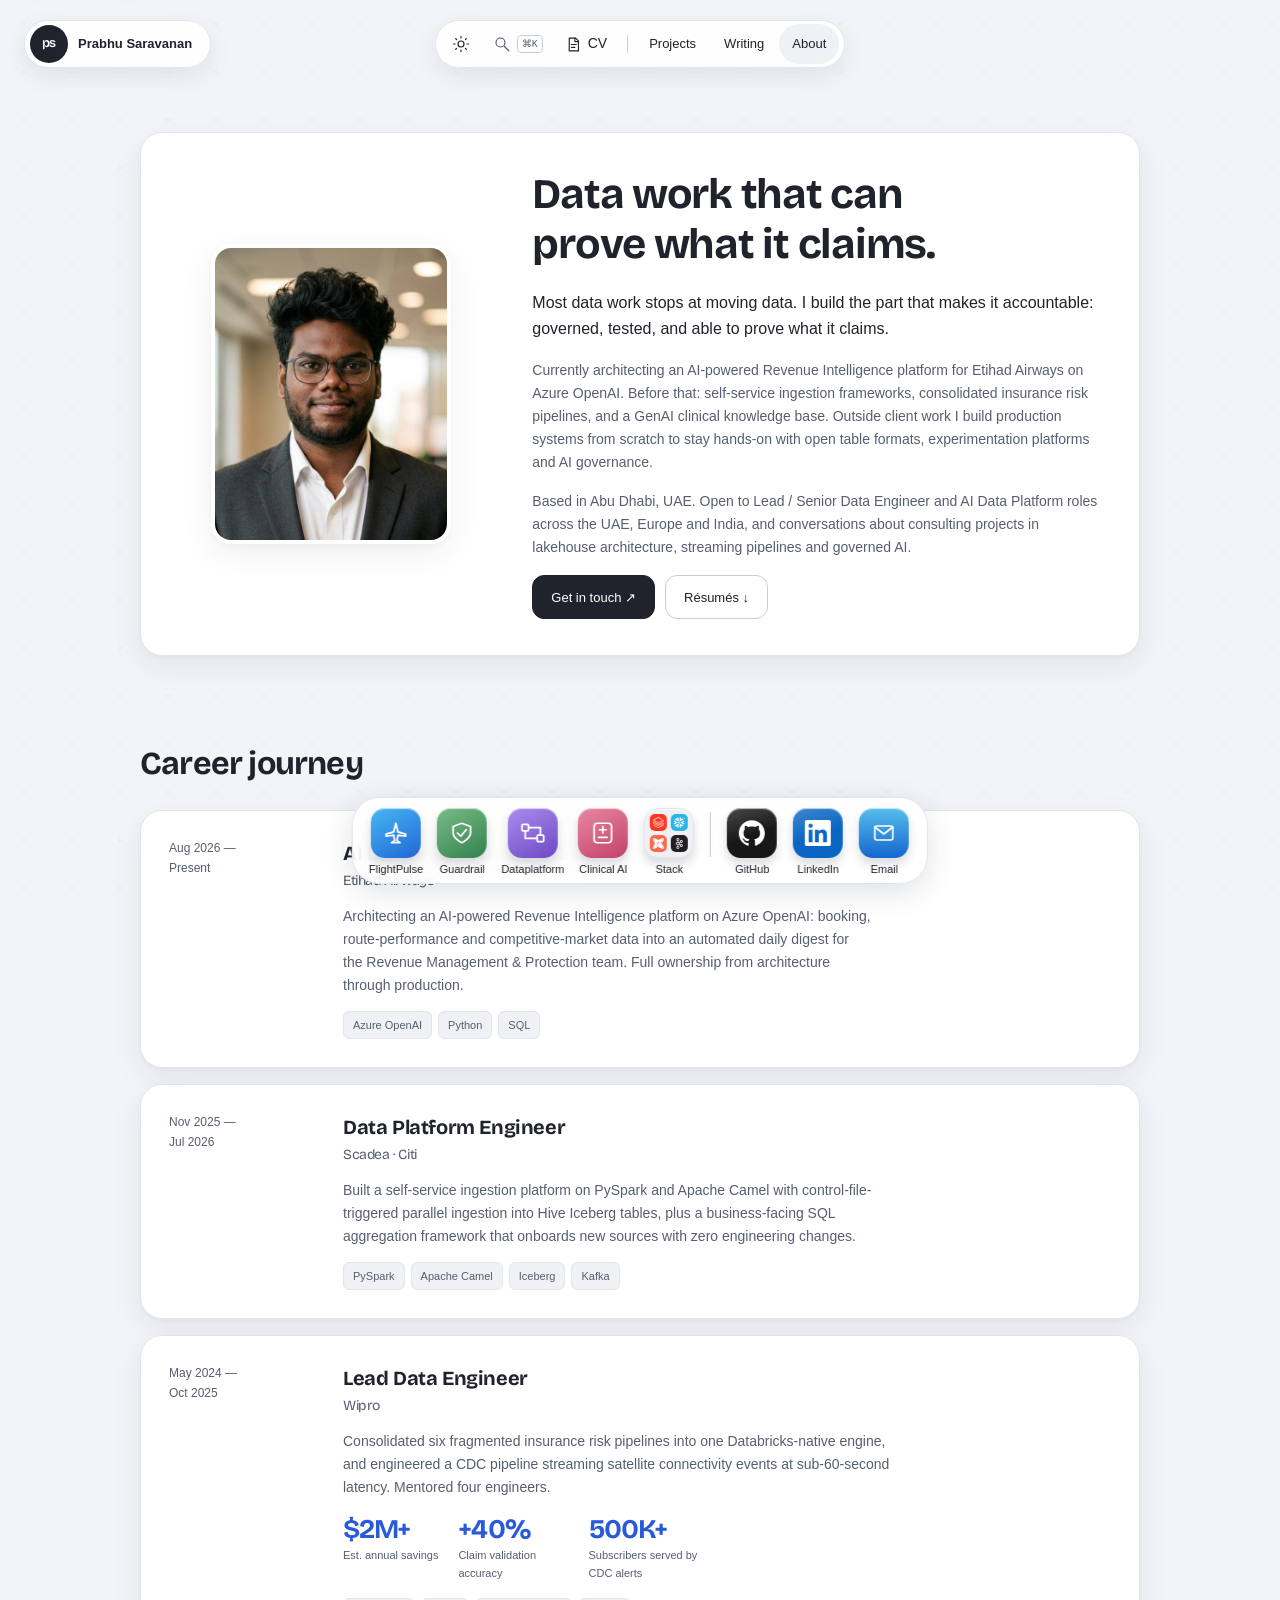
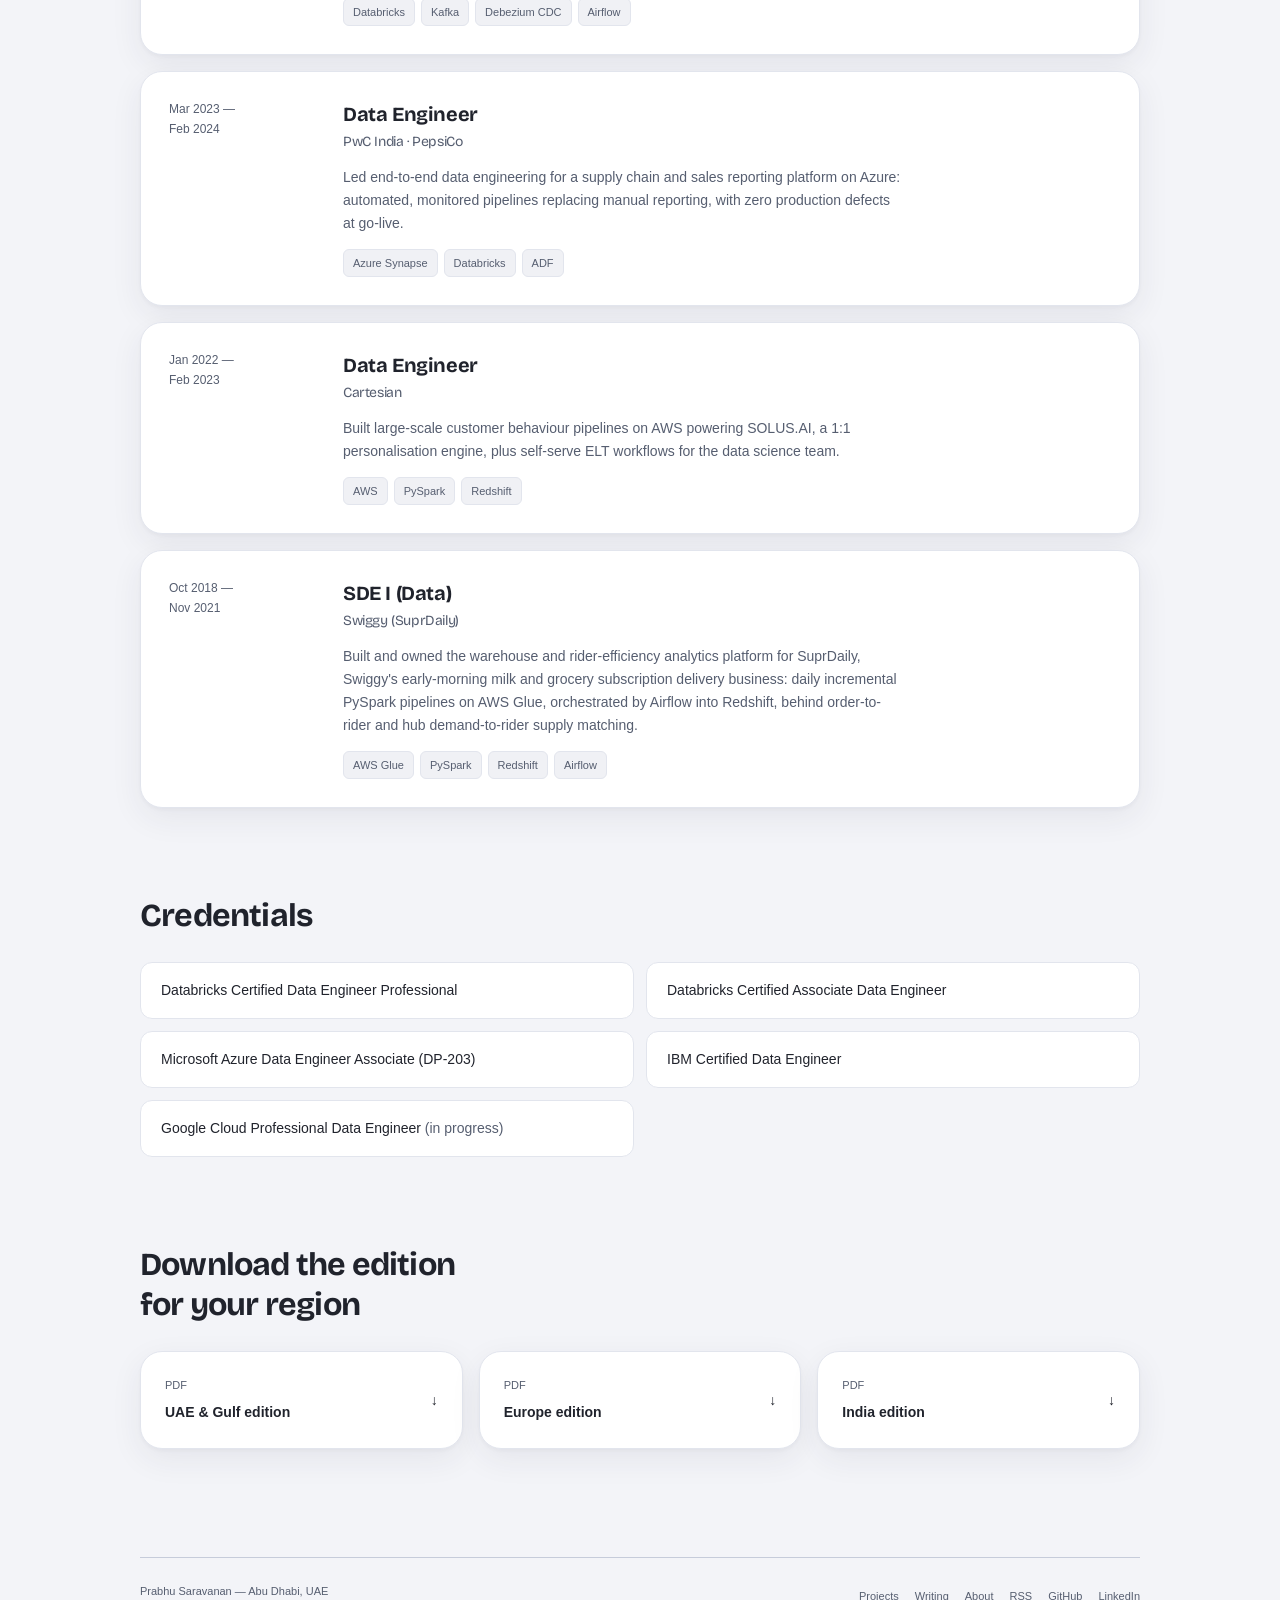
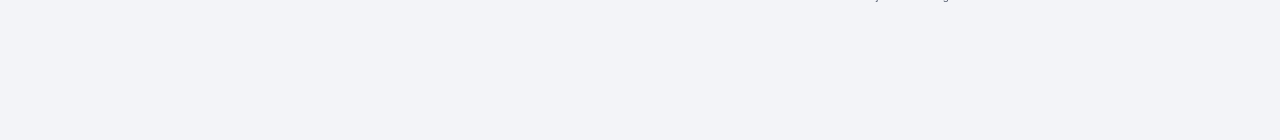
<file: about/index.html>
<!DOCTYPE html>
<html lang="en">
<head>
<meta charset="UTF-8">
<meta name="viewport" content="width=device-width, initial-scale=1.0">
<title>About — Prabhu Saravanan</title>
<meta name="description" content="About Prabhu Saravanan, Lead Data Engineer: career journey, skills, certifications and résumés for the UAE, Europe and India.">
<link rel="canonical" href="https://saravanaprabhu1398-afk.github.io/about/">
<meta property="og:type" content="website">
<meta property="og:title" content="About — Prabhu Saravanan">
<meta property="og:description" content="About Prabhu Saravanan, Lead Data Engineer: career journey, skills, certifications and résumés for the UAE, Europe and India.">
<meta property="og:url" content="https://saravanaprabhu1398-afk.github.io/about/">
<meta property="og:image" content="https://saravanaprabhu1398-afk.github.io/assets/og-image.png">
<meta name="twitter:card" content="summary_large_image">
<meta name="theme-color" content="#f3f4f8">
<link rel="stylesheet" href="/site.css?v=21">
<link rel="icon" href="data:image/svg+xml,%3Csvg xmlns='http://www.w3.org/2000/svg' viewBox='0 0 32 32'%3E%3Crect width='32' height='32' rx='16' fill='%2320232c'/%3E%3Ctext x='16' y='21' font-family='Helvetica,Arial,sans-serif' font-size='14' font-weight='700' fill='%23ffffff' text-anchor='middle'%3Eps%3C/text%3E%3C/svg%3E">
<link rel="preload" href="/assets/fonts/bricolage-grotesque-latin-wght.woff2" as="font" type="font/woff2" crossorigin>
<script src="/theme.js?v=21"></script>
</head>
<body>
<!--SHARED:NAV-->
<a href="#top" class="skip-link">Skip to content</a>
<header class="nav">
  <a href="/" class="brand"><span class="brand-mark" aria-hidden="true">ps</span><span class="brand-name">Prabhu Saravanan</span></a>
  <div class="nav-bar">
    <div class="nav-tools">
      <button class="theme-toggle" type="button" aria-label="Use dark appearance" aria-pressed="false"><svg viewBox="0 0 24 24" fill="none" stroke="currentColor" stroke-width="1.6" stroke-linecap="round" stroke-linejoin="round" aria-hidden="true"><circle cx="12" cy="12" r="4"/><path d="M12 2v2m0 16v2M2 12h2m16 0h2M5 5l1 1m12 12 1 1M5 19l1-1M18 6l1-1"/></svg></button>
      <button class="search-btn" data-open-search aria-label="Search the site" aria-keyshortcuts="Meta+K Control+K"><svg viewBox="0 0 24 24" fill="none" stroke="currentColor" stroke-width="1.6" stroke-linecap="round" stroke-linejoin="round" aria-hidden="true"><circle cx="10" cy="10" r="6"/><path d="m15 15 6 6"/></svg><kbd class="kbd-shortcut" aria-hidden="true"></kbd></button>
      <a class="cv-btn" href="/about/#resumes" data-preview="cv"><svg viewBox="0 0 24 24" fill="none" stroke="currentColor" stroke-width="1.6" stroke-linecap="round" stroke-linejoin="round" aria-hidden="true"><path d="M6 3h9l4 4v14H6Z"/><path d="M14 3v5h5M9 12h7M9 16h5"/></svg><span>CV</span></a>
    </div>
    <span class="nav-sep" aria-hidden="true"></span>
    <nav class="nav-links" id="navLinks" aria-label="Main"><a href="/projects/">Projects</a><a href="/blog/">Writing</a><a href="/about/" aria-current="page">About</a></nav>
    <button class="menu-btn" id="menuBtn" aria-label="Menu" aria-expanded="false" aria-controls="navLinks"><span></span></button>
  </div>
</header>
<dialog class="palette" id="palette" aria-labelledby="searchTitle">
  <div class="palette-box">
    <div class="palette-heading"><h2 id="searchTitle">Find something</h2><button type="button" class="palette-close" aria-label="Close search">Close <kbd>Esc</kbd></button></div>
    <input type="search" id="searchInput" name="q" placeholder="Projects, experience, résumés…" aria-label="Search the site" aria-describedby="searchStatus" autocomplete="off">
    <p class="search-status" id="searchStatus" role="status"></p>
    <ul aria-label="Search results"></ul>
    <div class="palette-hint">↑↓ to move · ↵ to open · esc to close</div>
  </div>
</dialog>
<dialog class="project-preview" id="cv" aria-labelledby="cv-title">
  <div class="preview-window cv-window"><div class="window-bar"><span>Curriculum vitae</span>
    <button type="button" data-close-preview aria-label="Close CV">Close <kbd>Esc</kbd></button></div>
    <div class="cv-body">
      <h2 id="cv-title">Prabhu Saravanan</h2>
      <p>Lead Data Engineer in Abu Dhabi · eight years building lakehouse, streaming and governed AI platforms. Pick the edition for your region.</p>
      <div class="resumes"><a class="card" href="/assets/Prabhu_Saravanan_Resume_UAE.pdf" download><span><small>PDF</small><strong>UAE &amp; Gulf edition</strong></span><span aria-hidden="true">↓</span></a><a class="card" href="/assets/Prabhu_Saravanan_Resume_Europe.pdf" download><span><small>PDF</small><strong>Europe edition</strong></span><span aria-hidden="true">↓</span></a><a class="card" href="/assets/Prabhu_Saravanan_Resume_India.pdf" download><span><small>PDF</small><strong>India edition</strong></span><span aria-hidden="true">↓</span></a></div>
      <a class="more-link" href="/about/#experience">Read the full career story ↗</a>
    </div>
  </div>
</dialog>
<!--/SHARED:NAV-->

<main id="top">
  <section>
    <div class="wrap about-grid">
      <figure class="portrait"><img src="/assets/prabhu.jpg?v=3" width="680" height="680" alt="Prabhu Saravanan" onerror="this.closest('.portrait').remove()"></figure>
      <div>
        <span class="eyebrow"><span class="dot"></span>About</span>
        <h1>Data work that can prove what it claims.</h1>
        <p class="lead">Most data work stops at moving data. I build the part that makes it accountable: governed, tested, and able to prove what it claims.</p>
        <p>Currently architecting an AI-powered Revenue Intelligence platform for Etihad Airways on Azure OpenAI. Before that: self-service ingestion frameworks, consolidated insurance risk pipelines, and a GenAI clinical knowledge base. Outside client work I build production systems from scratch to stay hands-on with open table formats, experimentation platforms and AI governance.</p>
        <p>Based in Abu Dhabi, UAE. Open to Lead / Senior Data Engineer and AI Data Platform roles across the UAE, Europe and India, and conversations about consulting projects in lakehouse architecture, streaming pipelines and governed AI.</p>
        <div class="hero-cta"><a class="btn primary" href="/#contact">Get in touch ↗</a><a class="btn" href="#resumes">Résumés ↓</a></div>
      </div>
    </div>
  </section>

  <section id="experience">
    <div class="wrap">
      <div class="section-head"><div><span class="eyebrow"><span class="dot"></span>Experience</span><h2>Career journey</h2></div></div>
      <div class="timeline">
        <article class="card job" data-reveal><div class="when">Aug 2026 —<br>Present</div><div>
          <h3>AI Data Platform Engineer <em>Etihad Airways</em></h3>
          <p>Architecting an AI-powered Revenue Intelligence platform on Azure OpenAI: booking, route-performance and competitive-market data into an automated daily digest for the Revenue Management &amp; Protection team. Full ownership from architecture through production.</p>
          <div class="tags"><span>Azure OpenAI</span><span>Python</span><span>SQL</span></div></div></article>
        <article class="card job" data-reveal><div class="when">Nov 2025 —<br>Jul 2026</div><div>
          <h3>Data Platform Engineer <em>Scadea · Citi</em></h3>
          <p>Built a self-service ingestion platform on PySpark and Apache Camel with control-file-triggered parallel ingestion into Hive Iceberg tables, plus a business-facing SQL aggregation framework that onboards new sources with zero engineering changes.</p>
          <div class="tags"><span>PySpark</span><span>Apache Camel</span><span>Iceberg</span><span>Kafka</span></div></div></article>
        <article class="card job" data-reveal><div class="when">May 2024 —<br>Oct 2025</div><div>
          <h3>Lead Data Engineer <em>Wipro</em></h3>
          <p>Consolidated six fragmented insurance risk pipelines into one Databricks-native engine, and engineered a CDC pipeline streaming satellite connectivity events at sub-60-second latency. Mentored four engineers.</p>
          <div class="case-metrics"><div><b>$2M+</b><em>Est. annual savings</em></div><div><b>+40%</b><em>Claim validation accuracy</em></div><div><b>500K+</b><em>Subscribers served by CDC alerts</em></div></div>
          <div class="tags"><span>Databricks</span><span>Kafka</span><span>Debezium CDC</span><span>Airflow</span></div></div></article>
        <article class="card job" data-reveal><div class="when">Mar 2023 —<br>Feb 2024</div><div>
          <h3>Data Engineer <em>PwC India · PepsiCo</em></h3>
          <p>Led end-to-end data engineering for a supply chain and sales reporting platform on Azure: automated, monitored pipelines replacing manual reporting, with zero production defects at go-live.</p>
          <div class="tags"><span>Azure Synapse</span><span>Databricks</span><span>ADF</span></div></div></article>
        <article class="card job" data-reveal><div class="when">Jan 2022 —<br>Feb 2023</div><div>
          <h3>Data Engineer <em>Cartesian</em></h3>
          <p>Built large-scale customer behaviour pipelines on AWS powering SOLUS.AI, a 1:1 personalisation engine, plus self-serve ELT workflows for the data science team.</p>
          <div class="tags"><span>AWS</span><span>PySpark</span><span>Redshift</span></div></div></article>
        <article class="card job" data-reveal><div class="when">Oct 2018 —<br>Nov 2021</div><div>
          <h3>SDE I (Data) <em>Swiggy (SuprDaily)</em></h3>
          <p>Built and owned the warehouse and rider-efficiency analytics platform for SuprDaily, Swiggy's early-morning milk and grocery subscription delivery business: daily incremental PySpark pipelines on AWS Glue, orchestrated by Airflow into Redshift, behind order-to-rider and hub demand-to-rider supply matching.</p>
          <div class="tags"><span>AWS Glue</span><span>PySpark</span><span>Redshift</span><span>Airflow</span></div></div></article>
      </div>
    </div>
  </section>

  <section id="certs">
    <div class="wrap">
      <div class="section-head"><div><span class="eyebrow"><span class="dot"></span>Certifications</span><h2>Credentials</h2></div></div>
      <ul class="certs">
        <li>Databricks Certified Data Engineer Professional</li>
        <li>Databricks Certified Associate Data Engineer</li>
        <li>Microsoft Azure Data Engineer Associate (DP-203)</li>
        <li>IBM Certified Data Engineer</li>
        <li>Google Cloud Professional Data Engineer <em>(in progress)</em></li>
      </ul>
    </div>
  </section>

  <section id="resumes">
    <div class="wrap">
      <div class="section-head"><div><span class="eyebrow"><span class="dot"></span>Résumé</span><h2>Download the edition for your region</h2></div></div>
      <div class="resumes">
        <a class="card" href="/assets/Prabhu_Saravanan_Resume_UAE.pdf" download><span><small>PDF</small><strong>UAE &amp; Gulf edition</strong></span><span aria-hidden="true">↓</span></a>
        <a class="card" href="/assets/Prabhu_Saravanan_Resume_Europe.pdf" download><span><small>PDF</small><strong>Europe edition</strong></span><span aria-hidden="true">↓</span></a>
        <a class="card" href="/assets/Prabhu_Saravanan_Resume_India.pdf" download><span><small>PDF</small><strong>India edition</strong></span><span aria-hidden="true">↓</span></a>
      </div>
    </div>
  </section>
</main>

<!--SHARED:FOOT-->
<footer class="footer">
  <div class="wrap">
    <span>Prabhu Saravanan — Abu Dhabi, UAE</span>
    <nav aria-label="Footer"><a href="/projects/">Projects</a><a href="/blog/">Writing</a><a href="/about/">About</a><a href="/feed.xml">RSS</a><a href="https://github.com/saravanaprabhu1398-afk" rel="noopener">GitHub</a><a href="https://www.linkedin.com/in/prabhu-saravanan-a53317226" rel="noopener">LinkedIn</a></nav>
  </div>
</footer><div class="dock" role="region" aria-label="Projects and contact"><nav class="dock-apps" aria-label="Projects"><a class="dock-app" href="/projects/#project-flightpulse" data-preview="preview-flightpulse" title="FlightPulse: Flight analytics"><span class="dock-icon app-plane"><svg viewBox="0 0 24 24" fill="none" stroke="currentColor" stroke-width="1.6" stroke-linecap="round" stroke-linejoin="round" aria-hidden="true"><path d="m3 13 7-2 2-8 2 8 7 2v2l-7-1-1 5 3 2H8l3-2-1-5-7 1Z"/></svg></span><span>FlightPulse</span></a><a class="dock-app" href="/projects/#project-guardrail" data-preview="preview-guardrail" title="Guardrail: Safe rollouts"><span class="dock-icon app-shield"><svg viewBox="0 0 24 24" fill="none" stroke="currentColor" stroke-width="1.6" stroke-linecap="round" stroke-linejoin="round" aria-hidden="true"><path d="m12 3 8 3v6c0 5-8 9-8 9s-8-4-8-9V6Z"/><path d="m8 12 3 3 5-6"/></svg></span><span>Guardrail</span></a><a class="dock-app" href="/projects/#project-dataplatform" data-preview="preview-dataplatform" title="Dataplatform: Orchestration"><span class="dock-icon app-pipeline"><svg viewBox="0 0 24 24" fill="none" stroke="currentColor" stroke-width="1.6" stroke-linecap="round" stroke-linejoin="round" aria-hidden="true"><rect x="2" y="4" width="6" height="6" rx="1"/><rect x="16" y="14" width="6" height="6" rx="1"/><path d="M5 10v7h11M8 7h11v7"/></svg></span><span>Dataplatform</span></a><a class="dock-app" href="/projects/#project-clinical-document-intelligence" data-preview="preview-clinical-document-intelligence" title="Clinical AI: Governed RAG"><span class="dock-icon app-clinical"><svg viewBox="0 0 24 24" fill="none" stroke="currentColor" stroke-width="1.6" stroke-linecap="round" stroke-linejoin="round" aria-hidden="true"><rect x="4" y="3" width="16" height="18" rx="3"/><path d="M9 9h6M12 6v6M8 16h8"/></svg></span><span>Clinical AI</span></a><a class="dock-app" href="/projects/" data-preview="stack-folder" title="Core stack"><span class="dock-icon dock-folder"><span class="mini" style="--brand:#FF3621"><svg viewBox="0 0 24 24" fill="currentColor" aria-hidden="true"><path d="M.95 14.184L12 20.403l9.919-5.55v2.21L12 22.662l-10.484-5.96-.565.308v.77L12 24l11.05-6.218v-4.317l-.515-.309L12 19.118l-9.867-5.653v-2.21L12 16.805l11.05-6.218V6.32l-.515-.308L12 11.974 2.647 6.681 12 1.388l7.76 4.368.668-.411v-.566L12 0 .95 6.27v.72L12 13.207l9.919-5.55v2.26L12 15.52 1.516 9.56l-.565.308Z"/></svg></span><span class="mini" style="--brand:#29B5E8"><svg viewBox="0 0 24 24" fill="currentColor" aria-hidden="true"><path d="M24 3.459c0 .646-.418 1.18-1.141 1.18-.723 0-1.142-.534-1.142-1.18 0-.647.419-1.18 1.142-1.18.723 0 1.141.533 1.141 1.18zm-.228 0c0-.533-.38-.951-.913-.951s-.913.38-.913.95c0 .533.38.952.913.952.57 0 .913-.419.913-.951zm-1.37-.533h.495c.266 0 .456.152.456.38 0 .153-.076.229-.19.305l.19.266v.038h-.266l-.19-.266h-.229v.266h-.266zm.495.228h-.229v.267h.229c.114 0 .152-.038.152-.114.038-.077-.038-.153-.152-.153zM7.602 12.4c.038-.151.076-.304.076-.456 0-.114-.038-.228-.038-.342-.114-.343-.304-.647-.646-.838l-4.87-2.777c-.685-.38-1.56-.152-1.94.533-.381.685-.153 1.56.532 1.94l2.701 1.56-2.701 1.56c-.685.38-.913 1.256-.533 1.94.38.685 1.256.914 1.94.533l4.832-2.777c.343-.267.571-.533.647-.876zm1.332 2.626c-.266-.038-.57.038-.837.19l-4.832 2.777c-.685.38-.913 1.256-.532 1.94.38.686 1.255.914 1.94.533l2.701-1.56v3.12c0 .8.647 1.408 1.446 1.408.799 0 1.407-.647 1.407-1.408v-5.592c0-.761-.57-1.37-1.293-1.408zm4.946-6.088c.266.038.57-.038.837-.19l4.832-2.777c.685-.38.913-1.256.532-1.94-.38-.686-1.255-.914-1.94-.533l-2.701 1.56V1.975c0-.799-.647-1.408-1.446-1.408-.799 0-1.446.609-1.446 1.408V7.53c0 .76.609 1.37 1.332 1.407zM3.265 5.97l4.832 2.777c.266.152.533.19.837.19.723-.038 1.331-.684 1.331-1.407V1.975c0-.799-.646-1.408-1.407-1.408-.799 0-1.446.647-1.446 1.408v3.12l-2.701-1.56c-.685-.38-1.56-.152-1.94.533-.419.646-.19 1.521.494 1.902zm9.093 6.011a.412.412 0 00-.114-.266l-.57-.571a.346.346 0 00-.267-.114.412.412 0 00-.266.114l-.571.57a.411.411 0 00-.114.267c0 .076.038.19.114.267l.57.57a.345.345 0 00.267.114c.076 0 .19-.038.266-.114l.571-.57a.412.412 0 00.114-.267zm1.598.533L11.94 14.53c-.039.038-.153.114-.229.114h-.608a.411.411 0 01-.267-.114L8.82 12.514a.408.408 0 01-.076-.229v-.608c0-.076.038-.19.114-.267l2.016-2.016a.41.41 0 01.267-.114h.608a.41.41 0 01.267.114l2.016 2.016a.347.347 0 01.114.267v.608c-.076.077-.114.19-.19.229zm5.593 5.44l-4.832-2.777c-.266-.152-.57-.19-.837-.152-.723.038-1.332.684-1.332 1.408v5.554c0 .8.647 1.408 1.408 1.408.799 0 1.446-.647 1.446-1.408v-3.12l2.7 1.56c.686.38 1.561.152 1.941-.533.419-.646.19-1.521-.494-1.94zm2.549-7.533l-2.701 1.56 2.7 1.56c.686.38.914 1.256.533 1.94-.38.685-1.255.913-1.94.533l-4.832-2.778a1.644 1.644 0 01-.647-.798c-.037-.153-.076-.305-.076-.457 0-.114.039-.228.039-.342.114-.343.342-.647.646-.837l4.832-2.778c.685-.38 1.56-.152 1.94.533.457.609.19 1.484-.494 1.864"/></svg></span><span class="mini" style="--brand:#FF694B"><svg viewBox="0 0 24 24" fill="currentColor" aria-hidden="true"><path d="M17.9004 9.3763a8.1488 8.1488 0 0 0-3.0421-3.1206l1.7708.8385a10.2874 10.2874 0 0 1 3.74 3.0007l3.234-5.9295a2.8546 2.8546 0 0 0-.0611-2.9604C22.7566.0371 21.2112-.3409 19.9754.3327l-5.8749 3.2101a4.3612 4.3612 0 0 1-4.1761 0L4.1769.408a2.8545 2.8545 0 0 0-2.9592.0632c-1.1673.7853-1.5452 2.33-.8723 3.5655L3.55 9.9106a4.3612 4.3612 0 0 1 0 4.1772l-3.1272 5.743a2.86 2.86 0 0 0 .085 2.9974c.794 1.1438 2.3225 1.5054 3.5448.8385l6.0581-3.3049a10.2877 10.2877 0 0 1-3.0051-3.7454l-.8374-1.7708a8.148 8.148 0 0 0 3.1206 3.0421l10.5832 5.779c1.2213.666 2.7481.3055 3.5426-.8363a2.8699 2.8699 0 0 0 .0796-3.0018L17.9004 9.3763zm3.3801-7.7351c.6022 0 1.0904.4882 1.0904 1.0904s-.4882 1.0904-1.0904 1.0904-1.0904-.4882-1.0904-1.0904.4882-1.0904 1.0904-1.0904zM2.7442 3.822c-.6022 0-1.0904-.4882-1.0904-1.0904s.4882-1.0904 1.0904-1.0904 1.0904.4882 1.0904 1.0904S3.3464 3.822 2.7442 3.822zm0 18.5363c-.6022 0-1.0904-.4882-1.0904-1.0904 0-.6022.4882-1.0904 1.0904-1.0904s1.0904.4882 1.0904 1.0904c0 .6022-.4882 1.0904-1.0904 1.0904zm10.3585-11.4489c-1.2008-.0035-2.177.9672-2.1805 2.1679a2.1738 2.1738 0 0 0 .7052 1.6091c-1.4872-.2091-2.5234-1.5843-2.3142-3.0716.2091-1.4872 1.5843-2.5234 3.0716-2.3142a2.7194 2.7194 0 0 1 2.3142 2.3142 2.1623 2.1623 0 0 0-1.5963-.7054zm8.1778 11.4489c-.6022 0-1.0904-.4882-1.0904-1.0904 0-.6022.4882-1.0904 1.0904-1.0904s1.0904.4882 1.0904 1.0904c0 .6022-.4882 1.0904-1.0904 1.0904z"/></svg></span><span class="mini" style="--brand:#231F20"><svg viewBox="0 0 24 24" fill="currentColor" aria-hidden="true"><path d="M9.71 2.136a1.43 1.43 0 0 0-2.047 0h-.007a1.48 1.48 0 0 0-.421 1.042c0 .41.161.777.422 1.039l.007.007c.257.264.616.426 1.019.426.404 0 .766-.162 1.027-.426l.003-.007c.261-.262.421-.629.421-1.039 0-.408-.159-.777-.421-1.042H9.71zM8.683 22.295c.404 0 .766-.167 1.027-.429l.003-.008c.261-.261.421-.631.421-1.036 0-.41-.159-.778-.421-1.044H9.71a1.42 1.42 0 0 0-1.027-.432 1.4 1.4 0 0 0-1.02.432h-.007c-.26.266-.422.634-.422 1.044 0 .406.161.775.422 1.036l.007.008c.258.262.617.429 1.02.429zm7.89-4.462c.359-.096.683-.33.882-.684l.027-.052a1.47 1.47 0 0 0 .114-1.067 1.454 1.454 0 0 0-.675-.896l-.021-.014a1.425 1.425 0 0 0-1.078-.132c-.36.091-.684.335-.881.686-.2.349-.241.75-.146 1.119.099.363.33.691.675.896h.002c.346.203.737.239 1.101.144zm-6.405-7.342a2.083 2.083 0 0 0-1.485-.627c-.58 0-1.103.242-1.482.627-.378.385-.612.916-.612 1.507s.233 1.124.612 1.514a2.08 2.08 0 0 0 2.967 0c.379-.39.612-.923.612-1.514s-.233-1.122-.612-1.507zm-.835-2.51c.843.141 1.6.552 2.178 1.144h.004c.092.093.182.196.265.299l1.446-.851a3.176 3.176 0 0 1-.047-1.808 3.149 3.149 0 0 1 1.456-1.926l.025-.016a3.062 3.062 0 0 1 2.345-.306c.77.21 1.465.721 1.898 1.482v.002c.431.757.518 1.626.313 2.408a3.145 3.145 0 0 1-1.456 1.928l-.198.118h-.02a3.095 3.095 0 0 1-2.154.201 3.127 3.127 0 0 1-1.514-.944l-1.444.848a4.162 4.162 0 0 1 0 2.879l1.444.846c.413-.47.939-.789 1.514-.944a3.041 3.041 0 0 1 2.371.319l.048.023v.002a3.17 3.17 0 0 1 1.408 1.906 3.215 3.215 0 0 1-.313 2.405l-.026.053-.003-.005a3.147 3.147 0 0 1-1.867 1.436 3.096 3.096 0 0 1-2.371-.318v-.006a3.156 3.156 0 0 1-1.456-1.927 3.175 3.175 0 0 1 .047-1.805l-1.446-.848a3.905 3.905 0 0 1-.265.294l-.004.005a3.938 3.938 0 0 1-2.178 1.138v1.699a3.09 3.09 0 0 1 1.56.862l.002.004c.565.572.914 1.368.914 2.243 0 .873-.35 1.664-.914 2.239l-.002.009a3.1 3.1 0 0 1-2.21.931 3.1 3.1 0 0 1-2.206-.93h-.002v-.009a3.186 3.186 0 0 1-.916-2.239c0-.875.35-1.672.916-2.243v-.004h.002a3.1 3.1 0 0 1 1.558-.862v-1.699a3.926 3.926 0 0 1-2.176-1.138l-.006-.005a4.098 4.098 0 0 1-1.173-2.874c0-1.122.452-2.136 1.173-2.872h.006a3.947 3.947 0 0 1 2.176-1.144V6.289a3.137 3.137 0 0 1-1.558-.864h-.002v-.004a3.192 3.192 0 0 1-.916-2.243c0-.871.35-1.669.916-2.243l.002-.002A3.084 3.084 0 0 1 8.683 0c.861 0 1.641.355 2.21.932v.002h.002c.565.574.914 1.372.914 2.243 0 .876-.35 1.667-.914 2.243l-.002.005a3.142 3.142 0 0 1-1.56.864v1.692zm8.121-1.129l-.012-.019a1.452 1.452 0 0 0-.87-.668 1.43 1.43 0 0 0-1.103.146h.002c-.347.2-.58.529-.677.896-.095.365-.054.768.146 1.119l.007.009c.2.347.519.579.874.673.357.103.755.059 1.098-.144l.019-.009a1.47 1.47 0 0 0 .657-.885 1.493 1.493 0 0 0-.141-1.118"/></svg></span></span><span>Stack</span></a></nav><span class="dock-divider" aria-hidden="true"></span><nav class="dock-links" aria-label="Elsewhere"><a href="https://github.com/saravanaprabhu1398-afk" rel="noopener"><span class="dock-icon dock-tech" style="--brand:#181717"><svg viewBox="0 0 24 24" fill="currentColor" aria-hidden="true"><path d="M12 .297c-6.63 0-12 5.373-12 12 0 5.303 3.438 9.8 8.205 11.385.6.113.82-.258.82-.577 0-.285-.01-1.04-.015-2.04-3.338.724-4.042-1.61-4.042-1.61C4.422 18.07 3.633 17.7 3.633 17.7c-1.087-.744.084-.729.084-.729 1.205.084 1.838 1.236 1.838 1.236 1.07 1.835 2.809 1.305 3.495.998.108-.776.417-1.305.76-1.605-2.665-.3-5.466-1.332-5.466-5.93 0-1.31.465-2.38 1.235-3.22-.135-.303-.54-1.523.105-3.176 0 0 1.005-.322 3.3 1.23.96-.267 1.98-.399 3-.405 1.02.006 2.04.138 3 .405 2.28-1.552 3.285-1.23 3.285-1.23.645 1.653.24 2.873.12 3.176.765.84 1.23 1.91 1.23 3.22 0 4.61-2.805 5.625-5.475 5.92.42.36.81 1.096.81 2.22 0 1.606-.015 2.896-.015 3.286 0 .315.21.69.825.57C20.565 22.092 24 17.592 24 12.297c0-6.627-5.373-12-12-12"/></svg></span><span>GitHub</span></a><a href="https://www.linkedin.com/in/prabhu-saravanan-a53317226" rel="noopener"><span class="dock-icon dock-tech" style="--brand:#0A66C2"><svg viewBox="0 0 24 24" fill="currentColor" aria-hidden="true"><path d="M20.447 20.452h-3.554v-5.569c0-1.328-.027-3.037-1.852-3.037-1.853 0-2.136 1.445-2.136 2.939v5.667H9.351V9h3.414v1.561h.046c.477-.9 1.637-1.85 3.37-1.85 3.601 0 4.267 2.37 4.267 5.455v6.286zM5.337 7.433c-1.144 0-2.063-.926-2.063-2.065 0-1.138.92-2.063 2.063-2.063 1.14 0 2.064.925 2.064 2.063 0 1.139-.925 2.065-2.064 2.065zm1.782 13.019H3.555V9h3.564v11.452zM22.225 0H1.771C.792 0 0 .774 0 1.729v20.542C0 23.227.792 24 1.771 24h20.451C23.2 24 24 23.227 24 22.271V1.729C24 .774 23.2 0 22.222 0h.003z"/></svg></span><span>LinkedIn</span></a><a href="mailto:prabhu.saravanan.de@gmail.com"><span class="dock-icon dock-mail"><svg viewBox="0 0 24 24" fill="none" stroke="currentColor" stroke-width="1.6" stroke-linecap="round" stroke-linejoin="round" aria-hidden="true"><rect x="3" y="5" width="18" height="14" rx="2"/><path d="m3 6 9 7 9-7"/></svg></span><span>Email</span></a></nav></div><dialog class="project-preview" id="stack-folder" aria-labelledby="stack-folder-title"><div class="preview-window folder-window"><div class="window-bar"><span id="stack-folder-title">Core stack</span><button type="button" data-close-preview aria-label="Close core stack">Close <kbd>Esc</kbd></button></div><p class="folder-note">The tools behind the projects. Pick one to see the work it powers.</p><ul class="folder-grid"><li><a href="/projects/?tool=databricks"><span class="folder-icon dock-tech" style="--brand:#FF3621"><svg viewBox="0 0 24 24" fill="currentColor" aria-hidden="true"><path d="M.95 14.184L12 20.403l9.919-5.55v2.21L12 22.662l-10.484-5.96-.565.308v.77L12 24l11.05-6.218v-4.317l-.515-.309L12 19.118l-9.867-5.653v-2.21L12 16.805l11.05-6.218V6.32l-.515-.308L12 11.974 2.647 6.681 12 1.388l7.76 4.368.668-.411v-.566L12 0 .95 6.27v.72L12 13.207l9.919-5.55v2.26L12 15.52 1.516 9.56l-.565.308Z"/></svg></span><strong>Databricks</strong><small>1 project</small></a></li><li><a href="/projects/?tool=snowflake"><span class="folder-icon dock-tech" style="--brand:#29B5E8"><svg viewBox="0 0 24 24" fill="currentColor" aria-hidden="true"><path d="M24 3.459c0 .646-.418 1.18-1.141 1.18-.723 0-1.142-.534-1.142-1.18 0-.647.419-1.18 1.142-1.18.723 0 1.141.533 1.141 1.18zm-.228 0c0-.533-.38-.951-.913-.951s-.913.38-.913.95c0 .533.38.952.913.952.57 0 .913-.419.913-.951zm-1.37-.533h.495c.266 0 .456.152.456.38 0 .153-.076.229-.19.305l.19.266v.038h-.266l-.19-.266h-.229v.266h-.266zm.495.228h-.229v.267h.229c.114 0 .152-.038.152-.114.038-.077-.038-.153-.152-.153zM7.602 12.4c.038-.151.076-.304.076-.456 0-.114-.038-.228-.038-.342-.114-.343-.304-.647-.646-.838l-4.87-2.777c-.685-.38-1.56-.152-1.94.533-.381.685-.153 1.56.532 1.94l2.701 1.56-2.701 1.56c-.685.38-.913 1.256-.533 1.94.38.685 1.256.914 1.94.533l4.832-2.777c.343-.267.571-.533.647-.876zm1.332 2.626c-.266-.038-.57.038-.837.19l-4.832 2.777c-.685.38-.913 1.256-.532 1.94.38.686 1.255.914 1.94.533l2.701-1.56v3.12c0 .8.647 1.408 1.446 1.408.799 0 1.407-.647 1.407-1.408v-5.592c0-.761-.57-1.37-1.293-1.408zm4.946-6.088c.266.038.57-.038.837-.19l4.832-2.777c.685-.38.913-1.256.532-1.94-.38-.686-1.255-.914-1.94-.533l-2.701 1.56V1.975c0-.799-.647-1.408-1.446-1.408-.799 0-1.446.609-1.446 1.408V7.53c0 .76.609 1.37 1.332 1.407zM3.265 5.97l4.832 2.777c.266.152.533.19.837.19.723-.038 1.331-.684 1.331-1.407V1.975c0-.799-.646-1.408-1.407-1.408-.799 0-1.446.647-1.446 1.408v3.12l-2.701-1.56c-.685-.38-1.56-.152-1.94.533-.419.646-.19 1.521.494 1.902zm9.093 6.011a.412.412 0 00-.114-.266l-.57-.571a.346.346 0 00-.267-.114.412.412 0 00-.266.114l-.571.57a.411.411 0 00-.114.267c0 .076.038.19.114.267l.57.57a.345.345 0 00.267.114c.076 0 .19-.038.266-.114l.571-.57a.412.412 0 00.114-.267zm1.598.533L11.94 14.53c-.039.038-.153.114-.229.114h-.608a.411.411 0 01-.267-.114L8.82 12.514a.408.408 0 01-.076-.229v-.608c0-.076.038-.19.114-.267l2.016-2.016a.41.41 0 01.267-.114h.608a.41.41 0 01.267.114l2.016 2.016a.347.347 0 01.114.267v.608c-.076.077-.114.19-.19.229zm5.593 5.44l-4.832-2.777c-.266-.152-.57-.19-.837-.152-.723.038-1.332.684-1.332 1.408v5.554c0 .8.647 1.408 1.408 1.408.799 0 1.446-.647 1.446-1.408v-3.12l2.7 1.56c.686.38 1.561.152 1.941-.533.419-.646.19-1.521-.494-1.94zm2.549-7.533l-2.701 1.56 2.7 1.56c.686.38.914 1.256.533 1.94-.38.685-1.255.913-1.94.533l-4.832-2.778a1.644 1.644 0 01-.647-.798c-.037-.153-.076-.305-.076-.457 0-.114.039-.228.039-.342.114-.343.342-.647.646-.837l4.832-2.778c.685-.38 1.56-.152 1.94.533.457.609.19 1.484-.494 1.864"/></svg></span><strong>Snowflake</strong><small>2 projects</small></a></li><li><a href="/projects/?tool=dbt"><span class="folder-icon dock-tech" style="--brand:#FF694B"><svg viewBox="0 0 24 24" fill="currentColor" aria-hidden="true"><path d="M17.9004 9.3763a8.1488 8.1488 0 0 0-3.0421-3.1206l1.7708.8385a10.2874 10.2874 0 0 1 3.74 3.0007l3.234-5.9295a2.8546 2.8546 0 0 0-.0611-2.9604C22.7566.0371 21.2112-.3409 19.9754.3327l-5.8749 3.2101a4.3612 4.3612 0 0 1-4.1761 0L4.1769.408a2.8545 2.8545 0 0 0-2.9592.0632c-1.1673.7853-1.5452 2.33-.8723 3.5655L3.55 9.9106a4.3612 4.3612 0 0 1 0 4.1772l-3.1272 5.743a2.86 2.86 0 0 0 .085 2.9974c.794 1.1438 2.3225 1.5054 3.5448.8385l6.0581-3.3049a10.2877 10.2877 0 0 1-3.0051-3.7454l-.8374-1.7708a8.148 8.148 0 0 0 3.1206 3.0421l10.5832 5.779c1.2213.666 2.7481.3055 3.5426-.8363a2.8699 2.8699 0 0 0 .0796-3.0018L17.9004 9.3763zm3.3801-7.7351c.6022 0 1.0904.4882 1.0904 1.0904s-.4882 1.0904-1.0904 1.0904-1.0904-.4882-1.0904-1.0904.4882-1.0904 1.0904-1.0904zM2.7442 3.822c-.6022 0-1.0904-.4882-1.0904-1.0904s.4882-1.0904 1.0904-1.0904 1.0904.4882 1.0904 1.0904S3.3464 3.822 2.7442 3.822zm0 18.5363c-.6022 0-1.0904-.4882-1.0904-1.0904 0-.6022.4882-1.0904 1.0904-1.0904s1.0904.4882 1.0904 1.0904c0 .6022-.4882 1.0904-1.0904 1.0904zm10.3585-11.4489c-1.2008-.0035-2.177.9672-2.1805 2.1679a2.1738 2.1738 0 0 0 .7052 1.6091c-1.4872-.2091-2.5234-1.5843-2.3142-3.0716.2091-1.4872 1.5843-2.5234 3.0716-2.3142a2.7194 2.7194 0 0 1 2.3142 2.3142 2.1623 2.1623 0 0 0-1.5963-.7054zm8.1778 11.4489c-.6022 0-1.0904-.4882-1.0904-1.0904 0-.6022.4882-1.0904 1.0904-1.0904s1.0904.4882 1.0904 1.0904c0 .6022-.4882 1.0904-1.0904 1.0904z"/></svg></span><strong>dbt</strong><small>4 projects</small></a></li><li><a href="/projects/?tool=apachekafka"><span class="folder-icon dock-tech" style="--brand:#231F20"><svg viewBox="0 0 24 24" fill="currentColor" aria-hidden="true"><path d="M9.71 2.136a1.43 1.43 0 0 0-2.047 0h-.007a1.48 1.48 0 0 0-.421 1.042c0 .41.161.777.422 1.039l.007.007c.257.264.616.426 1.019.426.404 0 .766-.162 1.027-.426l.003-.007c.261-.262.421-.629.421-1.039 0-.408-.159-.777-.421-1.042H9.71zM8.683 22.295c.404 0 .766-.167 1.027-.429l.003-.008c.261-.261.421-.631.421-1.036 0-.41-.159-.778-.421-1.044H9.71a1.42 1.42 0 0 0-1.027-.432 1.4 1.4 0 0 0-1.02.432h-.007c-.26.266-.422.634-.422 1.044 0 .406.161.775.422 1.036l.007.008c.258.262.617.429 1.02.429zm7.89-4.462c.359-.096.683-.33.882-.684l.027-.052a1.47 1.47 0 0 0 .114-1.067 1.454 1.454 0 0 0-.675-.896l-.021-.014a1.425 1.425 0 0 0-1.078-.132c-.36.091-.684.335-.881.686-.2.349-.241.75-.146 1.119.099.363.33.691.675.896h.002c.346.203.737.239 1.101.144zm-6.405-7.342a2.083 2.083 0 0 0-1.485-.627c-.58 0-1.103.242-1.482.627-.378.385-.612.916-.612 1.507s.233 1.124.612 1.514a2.08 2.08 0 0 0 2.967 0c.379-.39.612-.923.612-1.514s-.233-1.122-.612-1.507zm-.835-2.51c.843.141 1.6.552 2.178 1.144h.004c.092.093.182.196.265.299l1.446-.851a3.176 3.176 0 0 1-.047-1.808 3.149 3.149 0 0 1 1.456-1.926l.025-.016a3.062 3.062 0 0 1 2.345-.306c.77.21 1.465.721 1.898 1.482v.002c.431.757.518 1.626.313 2.408a3.145 3.145 0 0 1-1.456 1.928l-.198.118h-.02a3.095 3.095 0 0 1-2.154.201 3.127 3.127 0 0 1-1.514-.944l-1.444.848a4.162 4.162 0 0 1 0 2.879l1.444.846c.413-.47.939-.789 1.514-.944a3.041 3.041 0 0 1 2.371.319l.048.023v.002a3.17 3.17 0 0 1 1.408 1.906 3.215 3.215 0 0 1-.313 2.405l-.026.053-.003-.005a3.147 3.147 0 0 1-1.867 1.436 3.096 3.096 0 0 1-2.371-.318v-.006a3.156 3.156 0 0 1-1.456-1.927 3.175 3.175 0 0 1 .047-1.805l-1.446-.848a3.905 3.905 0 0 1-.265.294l-.004.005a3.938 3.938 0 0 1-2.178 1.138v1.699a3.09 3.09 0 0 1 1.56.862l.002.004c.565.572.914 1.368.914 2.243 0 .873-.35 1.664-.914 2.239l-.002.009a3.1 3.1 0 0 1-2.21.931 3.1 3.1 0 0 1-2.206-.93h-.002v-.009a3.186 3.186 0 0 1-.916-2.239c0-.875.35-1.672.916-2.243v-.004h.002a3.1 3.1 0 0 1 1.558-.862v-1.699a3.926 3.926 0 0 1-2.176-1.138l-.006-.005a4.098 4.098 0 0 1-1.173-2.874c0-1.122.452-2.136 1.173-2.872h.006a3.947 3.947 0 0 1 2.176-1.144V6.289a3.137 3.137 0 0 1-1.558-.864h-.002v-.004a3.192 3.192 0 0 1-.916-2.243c0-.871.35-1.669.916-2.243l.002-.002A3.084 3.084 0 0 1 8.683 0c.861 0 1.641.355 2.21.932v.002h.002c.565.574.914 1.372.914 2.243 0 .876-.35 1.667-.914 2.243l-.002.005a3.142 3.142 0 0 1-1.56.864v1.692zm8.121-1.129l-.012-.019a1.452 1.452 0 0 0-.87-.668 1.43 1.43 0 0 0-1.103.146h.002c-.347.2-.58.529-.677.896-.095.365-.054.768.146 1.119l.007.009c.2.347.519.579.874.673.357.103.755.059 1.098-.144l.019-.009a1.47 1.47 0 0 0 .657-.885 1.493 1.493 0 0 0-.141-1.118"/></svg></span><strong>Kafka</strong><small>2 projects</small></a></li><li><a href="/projects/?tool=terraform"><span class="folder-icon dock-tech" style="--brand:#844FBA"><svg viewBox="0 0 24 24" fill="currentColor" aria-hidden="true"><path d="M1.44 0v7.575l6.561 3.79V3.787zm21.12 4.227l-6.561 3.791v7.574l6.56-3.787zM8.72 4.23v7.575l6.561 3.787V8.018zm0 8.405v7.575L15.28 24v-7.578z"/></svg></span><strong>Terraform</strong><small>3 projects</small></a></li><li><a href="/projects/?tool=python"><span class="folder-icon dock-tech" style="--brand:#3776AB"><svg viewBox="0 0 24 24" fill="currentColor" aria-hidden="true"><path d="M14.25.18l.9.2.73.26.59.3.45.32.34.34.25.34.16.33.1.3.04.26.02.2-.01.13V8.5l-.05.63-.13.55-.21.46-.26.38-.3.31-.33.25-.35.19-.35.14-.33.1-.3.07-.26.04-.21.02H8.77l-.69.05-.59.14-.5.22-.41.27-.33.32-.27.35-.2.36-.15.37-.1.35-.07.32-.04.27-.02.21v3.06H3.17l-.21-.03-.28-.07-.32-.12-.35-.18-.36-.26-.36-.36-.35-.46-.32-.59-.28-.73-.21-.88-.14-1.05-.05-1.23.06-1.22.16-1.04.24-.87.32-.71.36-.57.4-.44.42-.33.42-.24.4-.16.36-.1.32-.05.24-.01h.16l.06.01h8.16v-.83H6.18l-.01-2.75-.02-.37.05-.34.11-.31.17-.28.25-.26.31-.23.38-.2.44-.18.51-.15.58-.12.64-.1.71-.06.77-.04.84-.02 1.27.05zm-6.3 1.98l-.23.33-.08.41.08.41.23.34.33.22.41.09.41-.09.33-.22.23-.34.08-.41-.08-.41-.23-.33-.33-.22-.41-.09-.41.09zm13.09 3.95l.28.06.32.12.35.18.36.27.36.35.35.47.32.59.28.73.21.88.14 1.04.05 1.23-.06 1.23-.16 1.04-.24.86-.32.71-.36.57-.4.45-.42.33-.42.24-.4.16-.36.09-.32.05-.24.02-.16-.01h-8.22v.82h5.84l.01 2.76.02.36-.05.34-.11.31-.17.29-.25.25-.31.24-.38.2-.44.17-.51.15-.58.13-.64.09-.71.07-.77.04-.84.01-1.27-.04-1.07-.14-.9-.2-.73-.25-.59-.3-.45-.33-.34-.34-.25-.34-.16-.33-.1-.3-.04-.25-.02-.2.01-.13v-5.34l.05-.64.13-.54.21-.46.26-.38.3-.32.33-.24.35-.2.35-.14.33-.1.3-.06.26-.04.21-.02.13-.01h5.84l.69-.05.59-.14.5-.21.41-.28.33-.32.27-.35.2-.36.15-.36.1-.35.07-.32.04-.28.02-.21V6.07h2.09l.14.01zm-6.47 14.25l-.23.33-.08.41.08.41.23.33.33.23.41.08.41-.08.33-.23.23-.33.08-.41-.08-.41-.23-.33-.33-.23-.41-.08-.41.08z"/></svg></span><strong>Python</strong><small>5 projects</small></a></li></ul></div></dialog>
<script src="/site.js?v=21"></script>
<!--/SHARED:FOOT-->
</body>
</html>
</file>
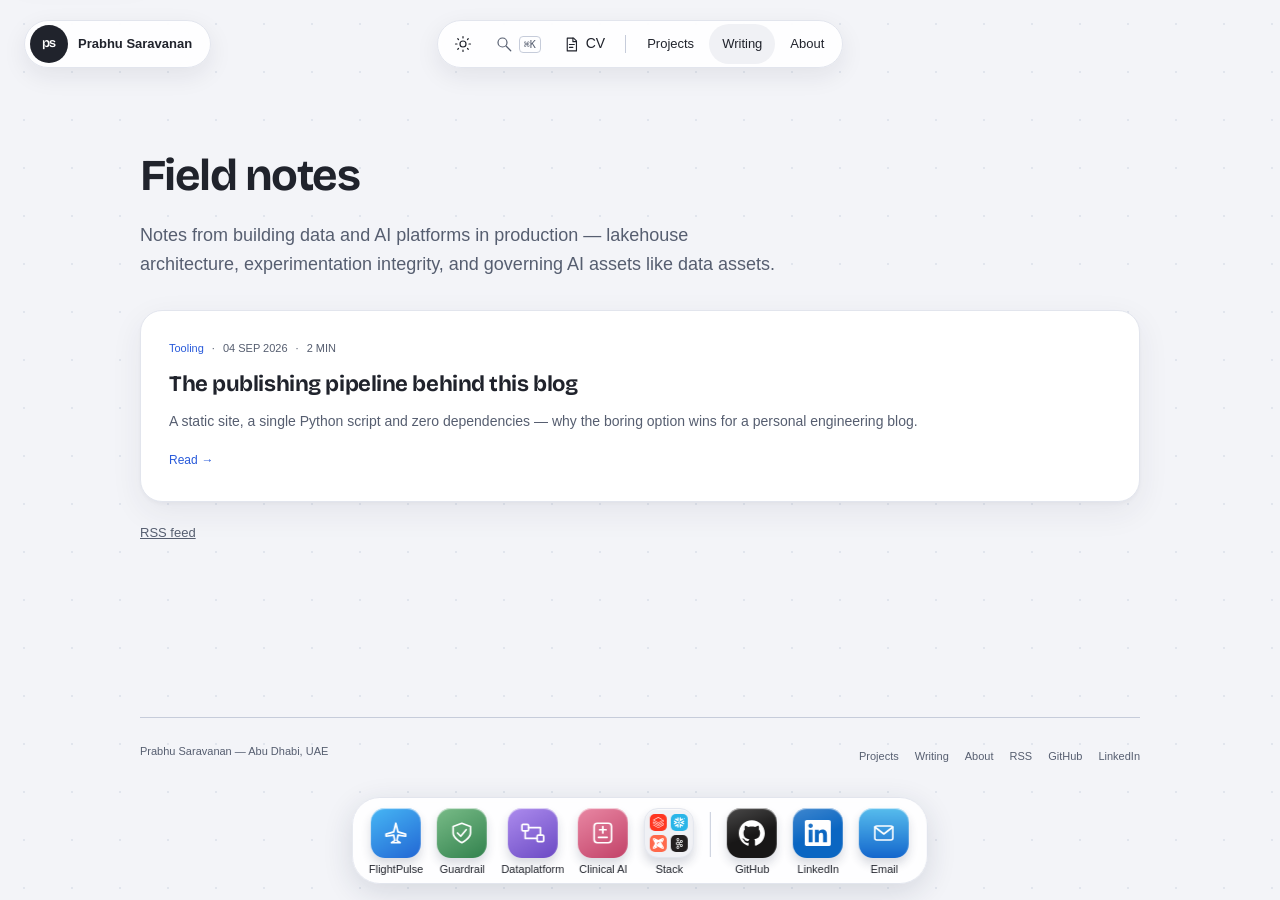
<file: blog/index.html>
<!DOCTYPE html>
<!-- Generated by tools/build.py -->
<html lang="en">
<head>
<meta charset="UTF-8">
<meta name="viewport" content="width=device-width, initial-scale=1.0">
<title>Writing — Prabhu Saravanan</title>
<meta name="description" content="Field notes on data engineering, lakehouse architecture and AI platform work.">
<link rel="canonical" href="https://saravanaprabhu1398-afk.github.io/blog/">

<meta property="og:type" content="article">
<meta property="og:title" content="Writing — Prabhu Saravanan">
<meta property="og:description" content="Field notes on data engineering, lakehouse architecture and AI platform work.">
<meta property="og:url" content="https://saravanaprabhu1398-afk.github.io/blog/">
<meta property="og:image" content="https://saravanaprabhu1398-afk.github.io/assets/og-image.png">
<meta name="twitter:card" content="summary_large_image">
<meta name="twitter:title" content="Writing — Prabhu Saravanan">
<meta name="twitter:description" content="Field notes on data engineering, lakehouse architecture and AI platform work.">
<meta name="twitter:image" content="https://saravanaprabhu1398-afk.github.io/assets/og-image.png">
<meta name="theme-color" content="#f3f4f8">
<script src="/theme.js?v=21"></script>

<link rel="alternate" type="application/rss+xml" title="Prabhu Saravanan &#8212; Writing" href="/feed.xml">
<link rel="icon" href="data:image/svg+xml,%3Csvg xmlns='http://www.w3.org/2000/svg' viewBox='0 0 32 32'%3E%3Crect width='32' height='32' rx='16' fill='%2320232c'/%3E%3Ctext x='16' y='21' font-family='Helvetica,Arial,sans-serif' font-size='14' font-weight='700' fill='%23ffffff' text-anchor='middle'%3Eps%3C/text%3E%3C/svg%3E">
<link rel="preload" href="/assets/fonts/bricolage-grotesque-latin-wght.woff2" as="font" type="font/woff2" crossorigin>
<link rel="stylesheet" href="/site.css?v=21">
</head>
<body>
<a href="#top" class="skip-link">Skip to content</a>
<header class="nav">
  <a href="/" class="brand"><span class="brand-mark" aria-hidden="true">ps</span><span class="brand-name">Prabhu Saravanan</span></a>
  <div class="nav-bar">
    <div class="nav-tools">
      <button class="theme-toggle" type="button" aria-label="Use dark appearance" aria-pressed="false"><svg viewBox="0 0 24 24" fill="none" stroke="currentColor" stroke-width="1.6" stroke-linecap="round" stroke-linejoin="round" aria-hidden="true"><circle cx="12" cy="12" r="4"/><path d="M12 2v2m0 16v2M2 12h2m16 0h2M5 5l1 1m12 12 1 1M5 19l1-1M18 6l1-1"/></svg></button>
      <button class="search-btn" data-open-search aria-label="Search the site" aria-keyshortcuts="Meta+K Control+K"><svg viewBox="0 0 24 24" fill="none" stroke="currentColor" stroke-width="1.6" stroke-linecap="round" stroke-linejoin="round" aria-hidden="true"><circle cx="10" cy="10" r="6"/><path d="m15 15 6 6"/></svg><kbd class="kbd-shortcut" aria-hidden="true"></kbd></button>
      <a class="cv-btn" href="/about/#resumes" data-preview="cv"><svg viewBox="0 0 24 24" fill="none" stroke="currentColor" stroke-width="1.6" stroke-linecap="round" stroke-linejoin="round" aria-hidden="true"><path d="M6 3h9l4 4v14H6Z"/><path d="M14 3v5h5M9 12h7M9 16h5"/></svg><span>CV</span></a>
    </div>
    <span class="nav-sep" aria-hidden="true"></span>
    <nav class="nav-links" id="navLinks" aria-label="Main"><a href="/projects/">Projects</a><a href="/blog/" aria-current="page">Writing</a><a href="/about/">About</a></nav>
    <button class="menu-btn" id="menuBtn" aria-label="Menu" aria-expanded="false" aria-controls="navLinks"><span></span></button>
  </div>
</header>
<dialog class="palette" id="palette" aria-labelledby="searchTitle">
  <div class="palette-box">
    <div class="palette-heading"><h2 id="searchTitle">Find something</h2><button type="button" class="palette-close" aria-label="Close search">Close <kbd>Esc</kbd></button></div>
    <input type="search" id="searchInput" name="q" placeholder="Projects, experience, résumés…" aria-label="Search the site" aria-describedby="searchStatus" autocomplete="off">
    <p class="search-status" id="searchStatus" role="status"></p>
    <ul aria-label="Search results"></ul>
    <div class="palette-hint">↑↓ to move · ↵ to open · esc to close</div>
  </div>
</dialog>
<dialog class="project-preview" id="cv" aria-labelledby="cv-title">
  <div class="preview-window cv-window"><div class="window-bar"><span>Curriculum vitae</span>
    <button type="button" data-close-preview aria-label="Close CV">Close <kbd>Esc</kbd></button></div>
    <div class="cv-body">
      <h2 id="cv-title">Prabhu Saravanan</h2>
      <p>Lead Data Engineer in Abu Dhabi · eight years building lakehouse, streaming and governed AI platforms. Pick the edition for your region.</p>
      <div class="resumes"><a class="card" href="/assets/Prabhu_Saravanan_Resume_UAE.pdf" download><span><small>PDF</small><strong>UAE &amp; Gulf edition</strong></span><span aria-hidden="true">↓</span></a><a class="card" href="/assets/Prabhu_Saravanan_Resume_Europe.pdf" download><span><small>PDF</small><strong>Europe edition</strong></span><span aria-hidden="true">↓</span></a><a class="card" href="/assets/Prabhu_Saravanan_Resume_India.pdf" download><span><small>PDF</small><strong>India edition</strong></span><span aria-hidden="true">↓</span></a></div>
      <a class="more-link" href="/about/#experience">Read the full career story ↗</a>
    </div>
  </div>
</dialog>

<main id="top">
  <section id="writing" style="padding-top:48px">
    <div class="wrap">
      <div>
        <span class="eyebrow"><span class="dot"></span>Writing</span>
        <h1 class="article-title" style="margin-top:14px">Field notes</h1>
        <p class="article-lede">Notes from building data and AI platforms in production &#8212; lakehouse
        architecture, experimentation integrity, and governing AI assets like data assets.</p>

        <div class="post-list">
          <article class="post">
            <a class="post-link" href="/blog/publishing-pipeline/">
              <div class="post-meta"><em>Tooling</em><span class="sep" aria-hidden="true">&#183;</span><time datetime="2026-09-04">04 SEP 2026</time><span class="sep" aria-hidden="true">&#183;</span><span>2 MIN</span></div>
              <h2>The publishing pipeline behind this blog</h2>
              <p>A static site, a single Python script and zero dependencies — why the boring option wins for a personal engineering blog.</p>
              <span class="post-more">Read <i aria-hidden="true">&#8594;</i></span>
            </a>
          </article>
        </div>

        <p class="feed-note"><a href="/feed.xml">RSS feed</a></p>
      </div>
    </div>
  </section>
</main>

<footer class="footer">
  <div class="wrap">
    <span>Prabhu Saravanan — Abu Dhabi, UAE</span>
    <nav aria-label="Footer"><a href="/projects/">Projects</a><a href="/blog/">Writing</a><a href="/about/">About</a><a href="/feed.xml">RSS</a><a href="https://github.com/saravanaprabhu1398-afk" rel="noopener">GitHub</a><a href="https://www.linkedin.com/in/prabhu-saravanan-a53317226" rel="noopener">LinkedIn</a></nav>
  </div>
</footer><div class="dock" role="region" aria-label="Projects and contact"><nav class="dock-apps" aria-label="Projects"><a class="dock-app" href="/projects/#project-flightpulse" data-preview="preview-flightpulse" title="FlightPulse: Flight analytics"><span class="dock-icon app-plane"><svg viewBox="0 0 24 24" fill="none" stroke="currentColor" stroke-width="1.6" stroke-linecap="round" stroke-linejoin="round" aria-hidden="true"><path d="m3 13 7-2 2-8 2 8 7 2v2l-7-1-1 5 3 2H8l3-2-1-5-7 1Z"/></svg></span><span>FlightPulse</span></a><a class="dock-app" href="/projects/#project-guardrail" data-preview="preview-guardrail" title="Guardrail: Safe rollouts"><span class="dock-icon app-shield"><svg viewBox="0 0 24 24" fill="none" stroke="currentColor" stroke-width="1.6" stroke-linecap="round" stroke-linejoin="round" aria-hidden="true"><path d="m12 3 8 3v6c0 5-8 9-8 9s-8-4-8-9V6Z"/><path d="m8 12 3 3 5-6"/></svg></span><span>Guardrail</span></a><a class="dock-app" href="/projects/#project-dataplatform" data-preview="preview-dataplatform" title="Dataplatform: Orchestration"><span class="dock-icon app-pipeline"><svg viewBox="0 0 24 24" fill="none" stroke="currentColor" stroke-width="1.6" stroke-linecap="round" stroke-linejoin="round" aria-hidden="true"><rect x="2" y="4" width="6" height="6" rx="1"/><rect x="16" y="14" width="6" height="6" rx="1"/><path d="M5 10v7h11M8 7h11v7"/></svg></span><span>Dataplatform</span></a><a class="dock-app" href="/projects/#project-clinical-document-intelligence" data-preview="preview-clinical-document-intelligence" title="Clinical AI: Governed RAG"><span class="dock-icon app-clinical"><svg viewBox="0 0 24 24" fill="none" stroke="currentColor" stroke-width="1.6" stroke-linecap="round" stroke-linejoin="round" aria-hidden="true"><rect x="4" y="3" width="16" height="18" rx="3"/><path d="M9 9h6M12 6v6M8 16h8"/></svg></span><span>Clinical AI</span></a><a class="dock-app" href="/projects/" data-preview="stack-folder" title="Core stack"><span class="dock-icon dock-folder"><span class="mini" style="--brand:#FF3621"><svg viewBox="0 0 24 24" fill="currentColor" aria-hidden="true"><path d="M.95 14.184L12 20.403l9.919-5.55v2.21L12 22.662l-10.484-5.96-.565.308v.77L12 24l11.05-6.218v-4.317l-.515-.309L12 19.118l-9.867-5.653v-2.21L12 16.805l11.05-6.218V6.32l-.515-.308L12 11.974 2.647 6.681 12 1.388l7.76 4.368.668-.411v-.566L12 0 .95 6.27v.72L12 13.207l9.919-5.55v2.26L12 15.52 1.516 9.56l-.565.308Z"/></svg></span><span class="mini" style="--brand:#29B5E8"><svg viewBox="0 0 24 24" fill="currentColor" aria-hidden="true"><path d="M24 3.459c0 .646-.418 1.18-1.141 1.18-.723 0-1.142-.534-1.142-1.18 0-.647.419-1.18 1.142-1.18.723 0 1.141.533 1.141 1.18zm-.228 0c0-.533-.38-.951-.913-.951s-.913.38-.913.95c0 .533.38.952.913.952.57 0 .913-.419.913-.951zm-1.37-.533h.495c.266 0 .456.152.456.38 0 .153-.076.229-.19.305l.19.266v.038h-.266l-.19-.266h-.229v.266h-.266zm.495.228h-.229v.267h.229c.114 0 .152-.038.152-.114.038-.077-.038-.153-.152-.153zM7.602 12.4c.038-.151.076-.304.076-.456 0-.114-.038-.228-.038-.342-.114-.343-.304-.647-.646-.838l-4.87-2.777c-.685-.38-1.56-.152-1.94.533-.381.685-.153 1.56.532 1.94l2.701 1.56-2.701 1.56c-.685.38-.913 1.256-.533 1.94.38.685 1.256.914 1.94.533l4.832-2.777c.343-.267.571-.533.647-.876zm1.332 2.626c-.266-.038-.57.038-.837.19l-4.832 2.777c-.685.38-.913 1.256-.532 1.94.38.686 1.255.914 1.94.533l2.701-1.56v3.12c0 .8.647 1.408 1.446 1.408.799 0 1.407-.647 1.407-1.408v-5.592c0-.761-.57-1.37-1.293-1.408zm4.946-6.088c.266.038.57-.038.837-.19l4.832-2.777c.685-.38.913-1.256.532-1.94-.38-.686-1.255-.914-1.94-.533l-2.701 1.56V1.975c0-.799-.647-1.408-1.446-1.408-.799 0-1.446.609-1.446 1.408V7.53c0 .76.609 1.37 1.332 1.407zM3.265 5.97l4.832 2.777c.266.152.533.19.837.19.723-.038 1.331-.684 1.331-1.407V1.975c0-.799-.646-1.408-1.407-1.408-.799 0-1.446.647-1.446 1.408v3.12l-2.701-1.56c-.685-.38-1.56-.152-1.94.533-.419.646-.19 1.521.494 1.902zm9.093 6.011a.412.412 0 00-.114-.266l-.57-.571a.346.346 0 00-.267-.114.412.412 0 00-.266.114l-.571.57a.411.411 0 00-.114.267c0 .076.038.19.114.267l.57.57a.345.345 0 00.267.114c.076 0 .19-.038.266-.114l.571-.57a.412.412 0 00.114-.267zm1.598.533L11.94 14.53c-.039.038-.153.114-.229.114h-.608a.411.411 0 01-.267-.114L8.82 12.514a.408.408 0 01-.076-.229v-.608c0-.076.038-.19.114-.267l2.016-2.016a.41.41 0 01.267-.114h.608a.41.41 0 01.267.114l2.016 2.016a.347.347 0 01.114.267v.608c-.076.077-.114.19-.19.229zm5.593 5.44l-4.832-2.777c-.266-.152-.57-.19-.837-.152-.723.038-1.332.684-1.332 1.408v5.554c0 .8.647 1.408 1.408 1.408.799 0 1.446-.647 1.446-1.408v-3.12l2.7 1.56c.686.38 1.561.152 1.941-.533.419-.646.19-1.521-.494-1.94zm2.549-7.533l-2.701 1.56 2.7 1.56c.686.38.914 1.256.533 1.94-.38.685-1.255.913-1.94.533l-4.832-2.778a1.644 1.644 0 01-.647-.798c-.037-.153-.076-.305-.076-.457 0-.114.039-.228.039-.342.114-.343.342-.647.646-.837l4.832-2.778c.685-.38 1.56-.152 1.94.533.457.609.19 1.484-.494 1.864"/></svg></span><span class="mini" style="--brand:#FF694B"><svg viewBox="0 0 24 24" fill="currentColor" aria-hidden="true"><path d="M17.9004 9.3763a8.1488 8.1488 0 0 0-3.0421-3.1206l1.7708.8385a10.2874 10.2874 0 0 1 3.74 3.0007l3.234-5.9295a2.8546 2.8546 0 0 0-.0611-2.9604C22.7566.0371 21.2112-.3409 19.9754.3327l-5.8749 3.2101a4.3612 4.3612 0 0 1-4.1761 0L4.1769.408a2.8545 2.8545 0 0 0-2.9592.0632c-1.1673.7853-1.5452 2.33-.8723 3.5655L3.55 9.9106a4.3612 4.3612 0 0 1 0 4.1772l-3.1272 5.743a2.86 2.86 0 0 0 .085 2.9974c.794 1.1438 2.3225 1.5054 3.5448.8385l6.0581-3.3049a10.2877 10.2877 0 0 1-3.0051-3.7454l-.8374-1.7708a8.148 8.148 0 0 0 3.1206 3.0421l10.5832 5.779c1.2213.666 2.7481.3055 3.5426-.8363a2.8699 2.8699 0 0 0 .0796-3.0018L17.9004 9.3763zm3.3801-7.7351c.6022 0 1.0904.4882 1.0904 1.0904s-.4882 1.0904-1.0904 1.0904-1.0904-.4882-1.0904-1.0904.4882-1.0904 1.0904-1.0904zM2.7442 3.822c-.6022 0-1.0904-.4882-1.0904-1.0904s.4882-1.0904 1.0904-1.0904 1.0904.4882 1.0904 1.0904S3.3464 3.822 2.7442 3.822zm0 18.5363c-.6022 0-1.0904-.4882-1.0904-1.0904 0-.6022.4882-1.0904 1.0904-1.0904s1.0904.4882 1.0904 1.0904c0 .6022-.4882 1.0904-1.0904 1.0904zm10.3585-11.4489c-1.2008-.0035-2.177.9672-2.1805 2.1679a2.1738 2.1738 0 0 0 .7052 1.6091c-1.4872-.2091-2.5234-1.5843-2.3142-3.0716.2091-1.4872 1.5843-2.5234 3.0716-2.3142a2.7194 2.7194 0 0 1 2.3142 2.3142 2.1623 2.1623 0 0 0-1.5963-.7054zm8.1778 11.4489c-.6022 0-1.0904-.4882-1.0904-1.0904 0-.6022.4882-1.0904 1.0904-1.0904s1.0904.4882 1.0904 1.0904c0 .6022-.4882 1.0904-1.0904 1.0904z"/></svg></span><span class="mini" style="--brand:#231F20"><svg viewBox="0 0 24 24" fill="currentColor" aria-hidden="true"><path d="M9.71 2.136a1.43 1.43 0 0 0-2.047 0h-.007a1.48 1.48 0 0 0-.421 1.042c0 .41.161.777.422 1.039l.007.007c.257.264.616.426 1.019.426.404 0 .766-.162 1.027-.426l.003-.007c.261-.262.421-.629.421-1.039 0-.408-.159-.777-.421-1.042H9.71zM8.683 22.295c.404 0 .766-.167 1.027-.429l.003-.008c.261-.261.421-.631.421-1.036 0-.41-.159-.778-.421-1.044H9.71a1.42 1.42 0 0 0-1.027-.432 1.4 1.4 0 0 0-1.02.432h-.007c-.26.266-.422.634-.422 1.044 0 .406.161.775.422 1.036l.007.008c.258.262.617.429 1.02.429zm7.89-4.462c.359-.096.683-.33.882-.684l.027-.052a1.47 1.47 0 0 0 .114-1.067 1.454 1.454 0 0 0-.675-.896l-.021-.014a1.425 1.425 0 0 0-1.078-.132c-.36.091-.684.335-.881.686-.2.349-.241.75-.146 1.119.099.363.33.691.675.896h.002c.346.203.737.239 1.101.144zm-6.405-7.342a2.083 2.083 0 0 0-1.485-.627c-.58 0-1.103.242-1.482.627-.378.385-.612.916-.612 1.507s.233 1.124.612 1.514a2.08 2.08 0 0 0 2.967 0c.379-.39.612-.923.612-1.514s-.233-1.122-.612-1.507zm-.835-2.51c.843.141 1.6.552 2.178 1.144h.004c.092.093.182.196.265.299l1.446-.851a3.176 3.176 0 0 1-.047-1.808 3.149 3.149 0 0 1 1.456-1.926l.025-.016a3.062 3.062 0 0 1 2.345-.306c.77.21 1.465.721 1.898 1.482v.002c.431.757.518 1.626.313 2.408a3.145 3.145 0 0 1-1.456 1.928l-.198.118h-.02a3.095 3.095 0 0 1-2.154.201 3.127 3.127 0 0 1-1.514-.944l-1.444.848a4.162 4.162 0 0 1 0 2.879l1.444.846c.413-.47.939-.789 1.514-.944a3.041 3.041 0 0 1 2.371.319l.048.023v.002a3.17 3.17 0 0 1 1.408 1.906 3.215 3.215 0 0 1-.313 2.405l-.026.053-.003-.005a3.147 3.147 0 0 1-1.867 1.436 3.096 3.096 0 0 1-2.371-.318v-.006a3.156 3.156 0 0 1-1.456-1.927 3.175 3.175 0 0 1 .047-1.805l-1.446-.848a3.905 3.905 0 0 1-.265.294l-.004.005a3.938 3.938 0 0 1-2.178 1.138v1.699a3.09 3.09 0 0 1 1.56.862l.002.004c.565.572.914 1.368.914 2.243 0 .873-.35 1.664-.914 2.239l-.002.009a3.1 3.1 0 0 1-2.21.931 3.1 3.1 0 0 1-2.206-.93h-.002v-.009a3.186 3.186 0 0 1-.916-2.239c0-.875.35-1.672.916-2.243v-.004h.002a3.1 3.1 0 0 1 1.558-.862v-1.699a3.926 3.926 0 0 1-2.176-1.138l-.006-.005a4.098 4.098 0 0 1-1.173-2.874c0-1.122.452-2.136 1.173-2.872h.006a3.947 3.947 0 0 1 2.176-1.144V6.289a3.137 3.137 0 0 1-1.558-.864h-.002v-.004a3.192 3.192 0 0 1-.916-2.243c0-.871.35-1.669.916-2.243l.002-.002A3.084 3.084 0 0 1 8.683 0c.861 0 1.641.355 2.21.932v.002h.002c.565.574.914 1.372.914 2.243 0 .876-.35 1.667-.914 2.243l-.002.005a3.142 3.142 0 0 1-1.56.864v1.692zm8.121-1.129l-.012-.019a1.452 1.452 0 0 0-.87-.668 1.43 1.43 0 0 0-1.103.146h.002c-.347.2-.58.529-.677.896-.095.365-.054.768.146 1.119l.007.009c.2.347.519.579.874.673.357.103.755.059 1.098-.144l.019-.009a1.47 1.47 0 0 0 .657-.885 1.493 1.493 0 0 0-.141-1.118"/></svg></span></span><span>Stack</span></a></nav><span class="dock-divider" aria-hidden="true"></span><nav class="dock-links" aria-label="Elsewhere"><a href="https://github.com/saravanaprabhu1398-afk" rel="noopener"><span class="dock-icon dock-tech" style="--brand:#181717"><svg viewBox="0 0 24 24" fill="currentColor" aria-hidden="true"><path d="M12 .297c-6.63 0-12 5.373-12 12 0 5.303 3.438 9.8 8.205 11.385.6.113.82-.258.82-.577 0-.285-.01-1.04-.015-2.04-3.338.724-4.042-1.61-4.042-1.61C4.422 18.07 3.633 17.7 3.633 17.7c-1.087-.744.084-.729.084-.729 1.205.084 1.838 1.236 1.838 1.236 1.07 1.835 2.809 1.305 3.495.998.108-.776.417-1.305.76-1.605-2.665-.3-5.466-1.332-5.466-5.93 0-1.31.465-2.38 1.235-3.22-.135-.303-.54-1.523.105-3.176 0 0 1.005-.322 3.3 1.23.96-.267 1.98-.399 3-.405 1.02.006 2.04.138 3 .405 2.28-1.552 3.285-1.23 3.285-1.23.645 1.653.24 2.873.12 3.176.765.84 1.23 1.91 1.23 3.22 0 4.61-2.805 5.625-5.475 5.92.42.36.81 1.096.81 2.22 0 1.606-.015 2.896-.015 3.286 0 .315.21.69.825.57C20.565 22.092 24 17.592 24 12.297c0-6.627-5.373-12-12-12"/></svg></span><span>GitHub</span></a><a href="https://www.linkedin.com/in/prabhu-saravanan-a53317226" rel="noopener"><span class="dock-icon dock-tech" style="--brand:#0A66C2"><svg viewBox="0 0 24 24" fill="currentColor" aria-hidden="true"><path d="M20.447 20.452h-3.554v-5.569c0-1.328-.027-3.037-1.852-3.037-1.853 0-2.136 1.445-2.136 2.939v5.667H9.351V9h3.414v1.561h.046c.477-.9 1.637-1.85 3.37-1.85 3.601 0 4.267 2.37 4.267 5.455v6.286zM5.337 7.433c-1.144 0-2.063-.926-2.063-2.065 0-1.138.92-2.063 2.063-2.063 1.14 0 2.064.925 2.064 2.063 0 1.139-.925 2.065-2.064 2.065zm1.782 13.019H3.555V9h3.564v11.452zM22.225 0H1.771C.792 0 0 .774 0 1.729v20.542C0 23.227.792 24 1.771 24h20.451C23.2 24 24 23.227 24 22.271V1.729C24 .774 23.2 0 22.222 0h.003z"/></svg></span><span>LinkedIn</span></a><a href="mailto:prabhu.saravanan.de@gmail.com"><span class="dock-icon dock-mail"><svg viewBox="0 0 24 24" fill="none" stroke="currentColor" stroke-width="1.6" stroke-linecap="round" stroke-linejoin="round" aria-hidden="true"><rect x="3" y="5" width="18" height="14" rx="2"/><path d="m3 6 9 7 9-7"/></svg></span><span>Email</span></a></nav></div><dialog class="project-preview" id="stack-folder" aria-labelledby="stack-folder-title"><div class="preview-window folder-window"><div class="window-bar"><span id="stack-folder-title">Core stack</span><button type="button" data-close-preview aria-label="Close core stack">Close <kbd>Esc</kbd></button></div><p class="folder-note">The tools behind the projects. Pick one to see the work it powers.</p><ul class="folder-grid"><li><a href="/projects/?tool=databricks"><span class="folder-icon dock-tech" style="--brand:#FF3621"><svg viewBox="0 0 24 24" fill="currentColor" aria-hidden="true"><path d="M.95 14.184L12 20.403l9.919-5.55v2.21L12 22.662l-10.484-5.96-.565.308v.77L12 24l11.05-6.218v-4.317l-.515-.309L12 19.118l-9.867-5.653v-2.21L12 16.805l11.05-6.218V6.32l-.515-.308L12 11.974 2.647 6.681 12 1.388l7.76 4.368.668-.411v-.566L12 0 .95 6.27v.72L12 13.207l9.919-5.55v2.26L12 15.52 1.516 9.56l-.565.308Z"/></svg></span><strong>Databricks</strong><small>1 project</small></a></li><li><a href="/projects/?tool=snowflake"><span class="folder-icon dock-tech" style="--brand:#29B5E8"><svg viewBox="0 0 24 24" fill="currentColor" aria-hidden="true"><path d="M24 3.459c0 .646-.418 1.18-1.141 1.18-.723 0-1.142-.534-1.142-1.18 0-.647.419-1.18 1.142-1.18.723 0 1.141.533 1.141 1.18zm-.228 0c0-.533-.38-.951-.913-.951s-.913.38-.913.95c0 .533.38.952.913.952.57 0 .913-.419.913-.951zm-1.37-.533h.495c.266 0 .456.152.456.38 0 .153-.076.229-.19.305l.19.266v.038h-.266l-.19-.266h-.229v.266h-.266zm.495.228h-.229v.267h.229c.114 0 .152-.038.152-.114.038-.077-.038-.153-.152-.153zM7.602 12.4c.038-.151.076-.304.076-.456 0-.114-.038-.228-.038-.342-.114-.343-.304-.647-.646-.838l-4.87-2.777c-.685-.38-1.56-.152-1.94.533-.381.685-.153 1.56.532 1.94l2.701 1.56-2.701 1.56c-.685.38-.913 1.256-.533 1.94.38.685 1.256.914 1.94.533l4.832-2.777c.343-.267.571-.533.647-.876zm1.332 2.626c-.266-.038-.57.038-.837.19l-4.832 2.777c-.685.38-.913 1.256-.532 1.94.38.686 1.255.914 1.94.533l2.701-1.56v3.12c0 .8.647 1.408 1.446 1.408.799 0 1.407-.647 1.407-1.408v-5.592c0-.761-.57-1.37-1.293-1.408zm4.946-6.088c.266.038.57-.038.837-.19l4.832-2.777c.685-.38.913-1.256.532-1.94-.38-.686-1.255-.914-1.94-.533l-2.701 1.56V1.975c0-.799-.647-1.408-1.446-1.408-.799 0-1.446.609-1.446 1.408V7.53c0 .76.609 1.37 1.332 1.407zM3.265 5.97l4.832 2.777c.266.152.533.19.837.19.723-.038 1.331-.684 1.331-1.407V1.975c0-.799-.646-1.408-1.407-1.408-.799 0-1.446.647-1.446 1.408v3.12l-2.701-1.56c-.685-.38-1.56-.152-1.94.533-.419.646-.19 1.521.494 1.902zm9.093 6.011a.412.412 0 00-.114-.266l-.57-.571a.346.346 0 00-.267-.114.412.412 0 00-.266.114l-.571.57a.411.411 0 00-.114.267c0 .076.038.19.114.267l.57.57a.345.345 0 00.267.114c.076 0 .19-.038.266-.114l.571-.57a.412.412 0 00.114-.267zm1.598.533L11.94 14.53c-.039.038-.153.114-.229.114h-.608a.411.411 0 01-.267-.114L8.82 12.514a.408.408 0 01-.076-.229v-.608c0-.076.038-.19.114-.267l2.016-2.016a.41.41 0 01.267-.114h.608a.41.41 0 01.267.114l2.016 2.016a.347.347 0 01.114.267v.608c-.076.077-.114.19-.19.229zm5.593 5.44l-4.832-2.777c-.266-.152-.57-.19-.837-.152-.723.038-1.332.684-1.332 1.408v5.554c0 .8.647 1.408 1.408 1.408.799 0 1.446-.647 1.446-1.408v-3.12l2.7 1.56c.686.38 1.561.152 1.941-.533.419-.646.19-1.521-.494-1.94zm2.549-7.533l-2.701 1.56 2.7 1.56c.686.38.914 1.256.533 1.94-.38.685-1.255.913-1.94.533l-4.832-2.778a1.644 1.644 0 01-.647-.798c-.037-.153-.076-.305-.076-.457 0-.114.039-.228.039-.342.114-.343.342-.647.646-.837l4.832-2.778c.685-.38 1.56-.152 1.94.533.457.609.19 1.484-.494 1.864"/></svg></span><strong>Snowflake</strong><small>2 projects</small></a></li><li><a href="/projects/?tool=dbt"><span class="folder-icon dock-tech" style="--brand:#FF694B"><svg viewBox="0 0 24 24" fill="currentColor" aria-hidden="true"><path d="M17.9004 9.3763a8.1488 8.1488 0 0 0-3.0421-3.1206l1.7708.8385a10.2874 10.2874 0 0 1 3.74 3.0007l3.234-5.9295a2.8546 2.8546 0 0 0-.0611-2.9604C22.7566.0371 21.2112-.3409 19.9754.3327l-5.8749 3.2101a4.3612 4.3612 0 0 1-4.1761 0L4.1769.408a2.8545 2.8545 0 0 0-2.9592.0632c-1.1673.7853-1.5452 2.33-.8723 3.5655L3.55 9.9106a4.3612 4.3612 0 0 1 0 4.1772l-3.1272 5.743a2.86 2.86 0 0 0 .085 2.9974c.794 1.1438 2.3225 1.5054 3.5448.8385l6.0581-3.3049a10.2877 10.2877 0 0 1-3.0051-3.7454l-.8374-1.7708a8.148 8.148 0 0 0 3.1206 3.0421l10.5832 5.779c1.2213.666 2.7481.3055 3.5426-.8363a2.8699 2.8699 0 0 0 .0796-3.0018L17.9004 9.3763zm3.3801-7.7351c.6022 0 1.0904.4882 1.0904 1.0904s-.4882 1.0904-1.0904 1.0904-1.0904-.4882-1.0904-1.0904.4882-1.0904 1.0904-1.0904zM2.7442 3.822c-.6022 0-1.0904-.4882-1.0904-1.0904s.4882-1.0904 1.0904-1.0904 1.0904.4882 1.0904 1.0904S3.3464 3.822 2.7442 3.822zm0 18.5363c-.6022 0-1.0904-.4882-1.0904-1.0904 0-.6022.4882-1.0904 1.0904-1.0904s1.0904.4882 1.0904 1.0904c0 .6022-.4882 1.0904-1.0904 1.0904zm10.3585-11.4489c-1.2008-.0035-2.177.9672-2.1805 2.1679a2.1738 2.1738 0 0 0 .7052 1.6091c-1.4872-.2091-2.5234-1.5843-2.3142-3.0716.2091-1.4872 1.5843-2.5234 3.0716-2.3142a2.7194 2.7194 0 0 1 2.3142 2.3142 2.1623 2.1623 0 0 0-1.5963-.7054zm8.1778 11.4489c-.6022 0-1.0904-.4882-1.0904-1.0904 0-.6022.4882-1.0904 1.0904-1.0904s1.0904.4882 1.0904 1.0904c0 .6022-.4882 1.0904-1.0904 1.0904z"/></svg></span><strong>dbt</strong><small>4 projects</small></a></li><li><a href="/projects/?tool=apachekafka"><span class="folder-icon dock-tech" style="--brand:#231F20"><svg viewBox="0 0 24 24" fill="currentColor" aria-hidden="true"><path d="M9.71 2.136a1.43 1.43 0 0 0-2.047 0h-.007a1.48 1.48 0 0 0-.421 1.042c0 .41.161.777.422 1.039l.007.007c.257.264.616.426 1.019.426.404 0 .766-.162 1.027-.426l.003-.007c.261-.262.421-.629.421-1.039 0-.408-.159-.777-.421-1.042H9.71zM8.683 22.295c.404 0 .766-.167 1.027-.429l.003-.008c.261-.261.421-.631.421-1.036 0-.41-.159-.778-.421-1.044H9.71a1.42 1.42 0 0 0-1.027-.432 1.4 1.4 0 0 0-1.02.432h-.007c-.26.266-.422.634-.422 1.044 0 .406.161.775.422 1.036l.007.008c.258.262.617.429 1.02.429zm7.89-4.462c.359-.096.683-.33.882-.684l.027-.052a1.47 1.47 0 0 0 .114-1.067 1.454 1.454 0 0 0-.675-.896l-.021-.014a1.425 1.425 0 0 0-1.078-.132c-.36.091-.684.335-.881.686-.2.349-.241.75-.146 1.119.099.363.33.691.675.896h.002c.346.203.737.239 1.101.144zm-6.405-7.342a2.083 2.083 0 0 0-1.485-.627c-.58 0-1.103.242-1.482.627-.378.385-.612.916-.612 1.507s.233 1.124.612 1.514a2.08 2.08 0 0 0 2.967 0c.379-.39.612-.923.612-1.514s-.233-1.122-.612-1.507zm-.835-2.51c.843.141 1.6.552 2.178 1.144h.004c.092.093.182.196.265.299l1.446-.851a3.176 3.176 0 0 1-.047-1.808 3.149 3.149 0 0 1 1.456-1.926l.025-.016a3.062 3.062 0 0 1 2.345-.306c.77.21 1.465.721 1.898 1.482v.002c.431.757.518 1.626.313 2.408a3.145 3.145 0 0 1-1.456 1.928l-.198.118h-.02a3.095 3.095 0 0 1-2.154.201 3.127 3.127 0 0 1-1.514-.944l-1.444.848a4.162 4.162 0 0 1 0 2.879l1.444.846c.413-.47.939-.789 1.514-.944a3.041 3.041 0 0 1 2.371.319l.048.023v.002a3.17 3.17 0 0 1 1.408 1.906 3.215 3.215 0 0 1-.313 2.405l-.026.053-.003-.005a3.147 3.147 0 0 1-1.867 1.436 3.096 3.096 0 0 1-2.371-.318v-.006a3.156 3.156 0 0 1-1.456-1.927 3.175 3.175 0 0 1 .047-1.805l-1.446-.848a3.905 3.905 0 0 1-.265.294l-.004.005a3.938 3.938 0 0 1-2.178 1.138v1.699a3.09 3.09 0 0 1 1.56.862l.002.004c.565.572.914 1.368.914 2.243 0 .873-.35 1.664-.914 2.239l-.002.009a3.1 3.1 0 0 1-2.21.931 3.1 3.1 0 0 1-2.206-.93h-.002v-.009a3.186 3.186 0 0 1-.916-2.239c0-.875.35-1.672.916-2.243v-.004h.002a3.1 3.1 0 0 1 1.558-.862v-1.699a3.926 3.926 0 0 1-2.176-1.138l-.006-.005a4.098 4.098 0 0 1-1.173-2.874c0-1.122.452-2.136 1.173-2.872h.006a3.947 3.947 0 0 1 2.176-1.144V6.289a3.137 3.137 0 0 1-1.558-.864h-.002v-.004a3.192 3.192 0 0 1-.916-2.243c0-.871.35-1.669.916-2.243l.002-.002A3.084 3.084 0 0 1 8.683 0c.861 0 1.641.355 2.21.932v.002h.002c.565.574.914 1.372.914 2.243 0 .876-.35 1.667-.914 2.243l-.002.005a3.142 3.142 0 0 1-1.56.864v1.692zm8.121-1.129l-.012-.019a1.452 1.452 0 0 0-.87-.668 1.43 1.43 0 0 0-1.103.146h.002c-.347.2-.58.529-.677.896-.095.365-.054.768.146 1.119l.007.009c.2.347.519.579.874.673.357.103.755.059 1.098-.144l.019-.009a1.47 1.47 0 0 0 .657-.885 1.493 1.493 0 0 0-.141-1.118"/></svg></span><strong>Kafka</strong><small>2 projects</small></a></li><li><a href="/projects/?tool=terraform"><span class="folder-icon dock-tech" style="--brand:#844FBA"><svg viewBox="0 0 24 24" fill="currentColor" aria-hidden="true"><path d="M1.44 0v7.575l6.561 3.79V3.787zm21.12 4.227l-6.561 3.791v7.574l6.56-3.787zM8.72 4.23v7.575l6.561 3.787V8.018zm0 8.405v7.575L15.28 24v-7.578z"/></svg></span><strong>Terraform</strong><small>3 projects</small></a></li><li><a href="/projects/?tool=python"><span class="folder-icon dock-tech" style="--brand:#3776AB"><svg viewBox="0 0 24 24" fill="currentColor" aria-hidden="true"><path d="M14.25.18l.9.2.73.26.59.3.45.32.34.34.25.34.16.33.1.3.04.26.02.2-.01.13V8.5l-.05.63-.13.55-.21.46-.26.38-.3.31-.33.25-.35.19-.35.14-.33.1-.3.07-.26.04-.21.02H8.77l-.69.05-.59.14-.5.22-.41.27-.33.32-.27.35-.2.36-.15.37-.1.35-.07.32-.04.27-.02.21v3.06H3.17l-.21-.03-.28-.07-.32-.12-.35-.18-.36-.26-.36-.36-.35-.46-.32-.59-.28-.73-.21-.88-.14-1.05-.05-1.23.06-1.22.16-1.04.24-.87.32-.71.36-.57.4-.44.42-.33.42-.24.4-.16.36-.1.32-.05.24-.01h.16l.06.01h8.16v-.83H6.18l-.01-2.75-.02-.37.05-.34.11-.31.17-.28.25-.26.31-.23.38-.2.44-.18.51-.15.58-.12.64-.1.71-.06.77-.04.84-.02 1.27.05zm-6.3 1.98l-.23.33-.08.41.08.41.23.34.33.22.41.09.41-.09.33-.22.23-.34.08-.41-.08-.41-.23-.33-.33-.22-.41-.09-.41.09zm13.09 3.95l.28.06.32.12.35.18.36.27.36.35.35.47.32.59.28.73.21.88.14 1.04.05 1.23-.06 1.23-.16 1.04-.24.86-.32.71-.36.57-.4.45-.42.33-.42.24-.4.16-.36.09-.32.05-.24.02-.16-.01h-8.22v.82h5.84l.01 2.76.02.36-.05.34-.11.31-.17.29-.25.25-.31.24-.38.2-.44.17-.51.15-.58.13-.64.09-.71.07-.77.04-.84.01-1.27-.04-1.07-.14-.9-.2-.73-.25-.59-.3-.45-.33-.34-.34-.25-.34-.16-.33-.1-.3-.04-.25-.02-.2.01-.13v-5.34l.05-.64.13-.54.21-.46.26-.38.3-.32.33-.24.35-.2.35-.14.33-.1.3-.06.26-.04.21-.02.13-.01h5.84l.69-.05.59-.14.5-.21.41-.28.33-.32.27-.35.2-.36.15-.36.1-.35.07-.32.04-.28.02-.21V6.07h2.09l.14.01zm-6.47 14.25l-.23.33-.08.41.08.41.23.33.33.23.41.08.41-.08.33-.23.23-.33.08-.41-.08-.41-.23-.33-.33-.23-.41-.08-.41.08z"/></svg></span><strong>Python</strong><small>5 projects</small></a></li></ul></div></dialog>
<script src="/site.js?v=21"></script>
</body>
</html>
</file>
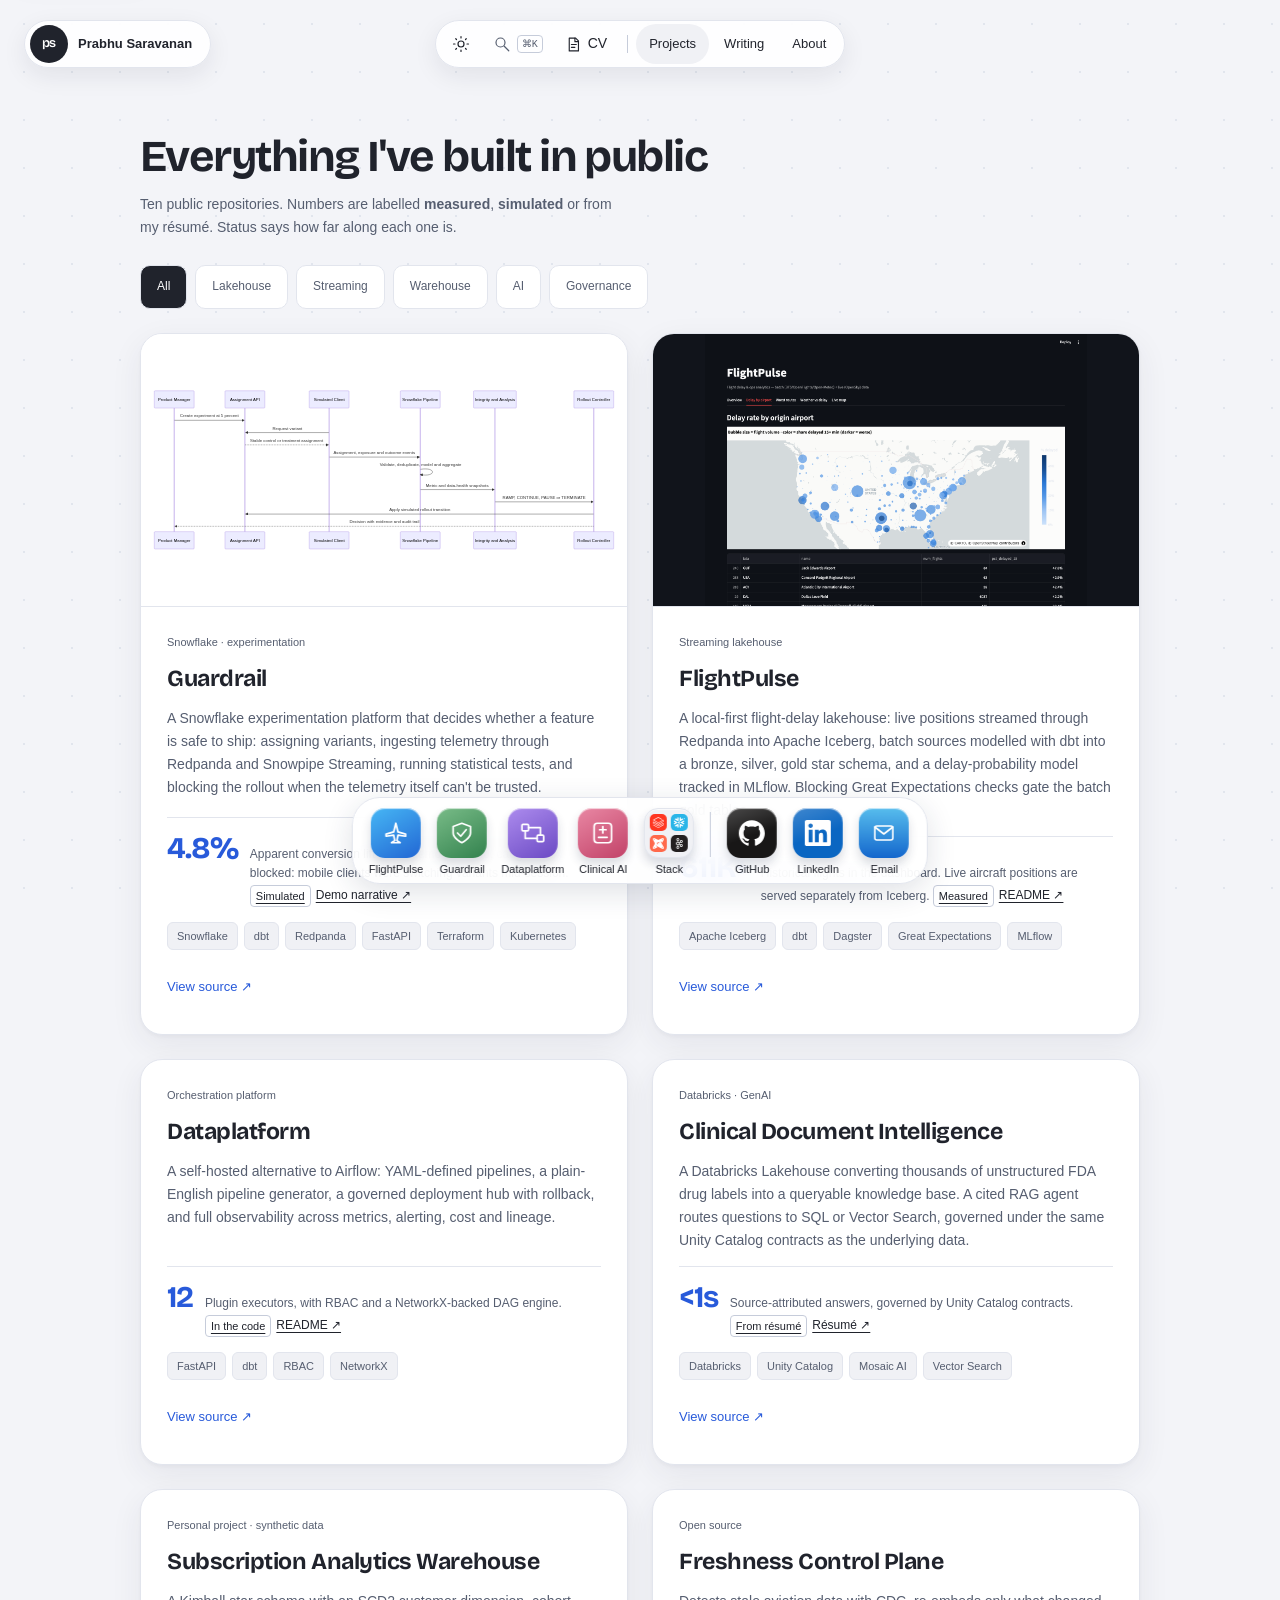
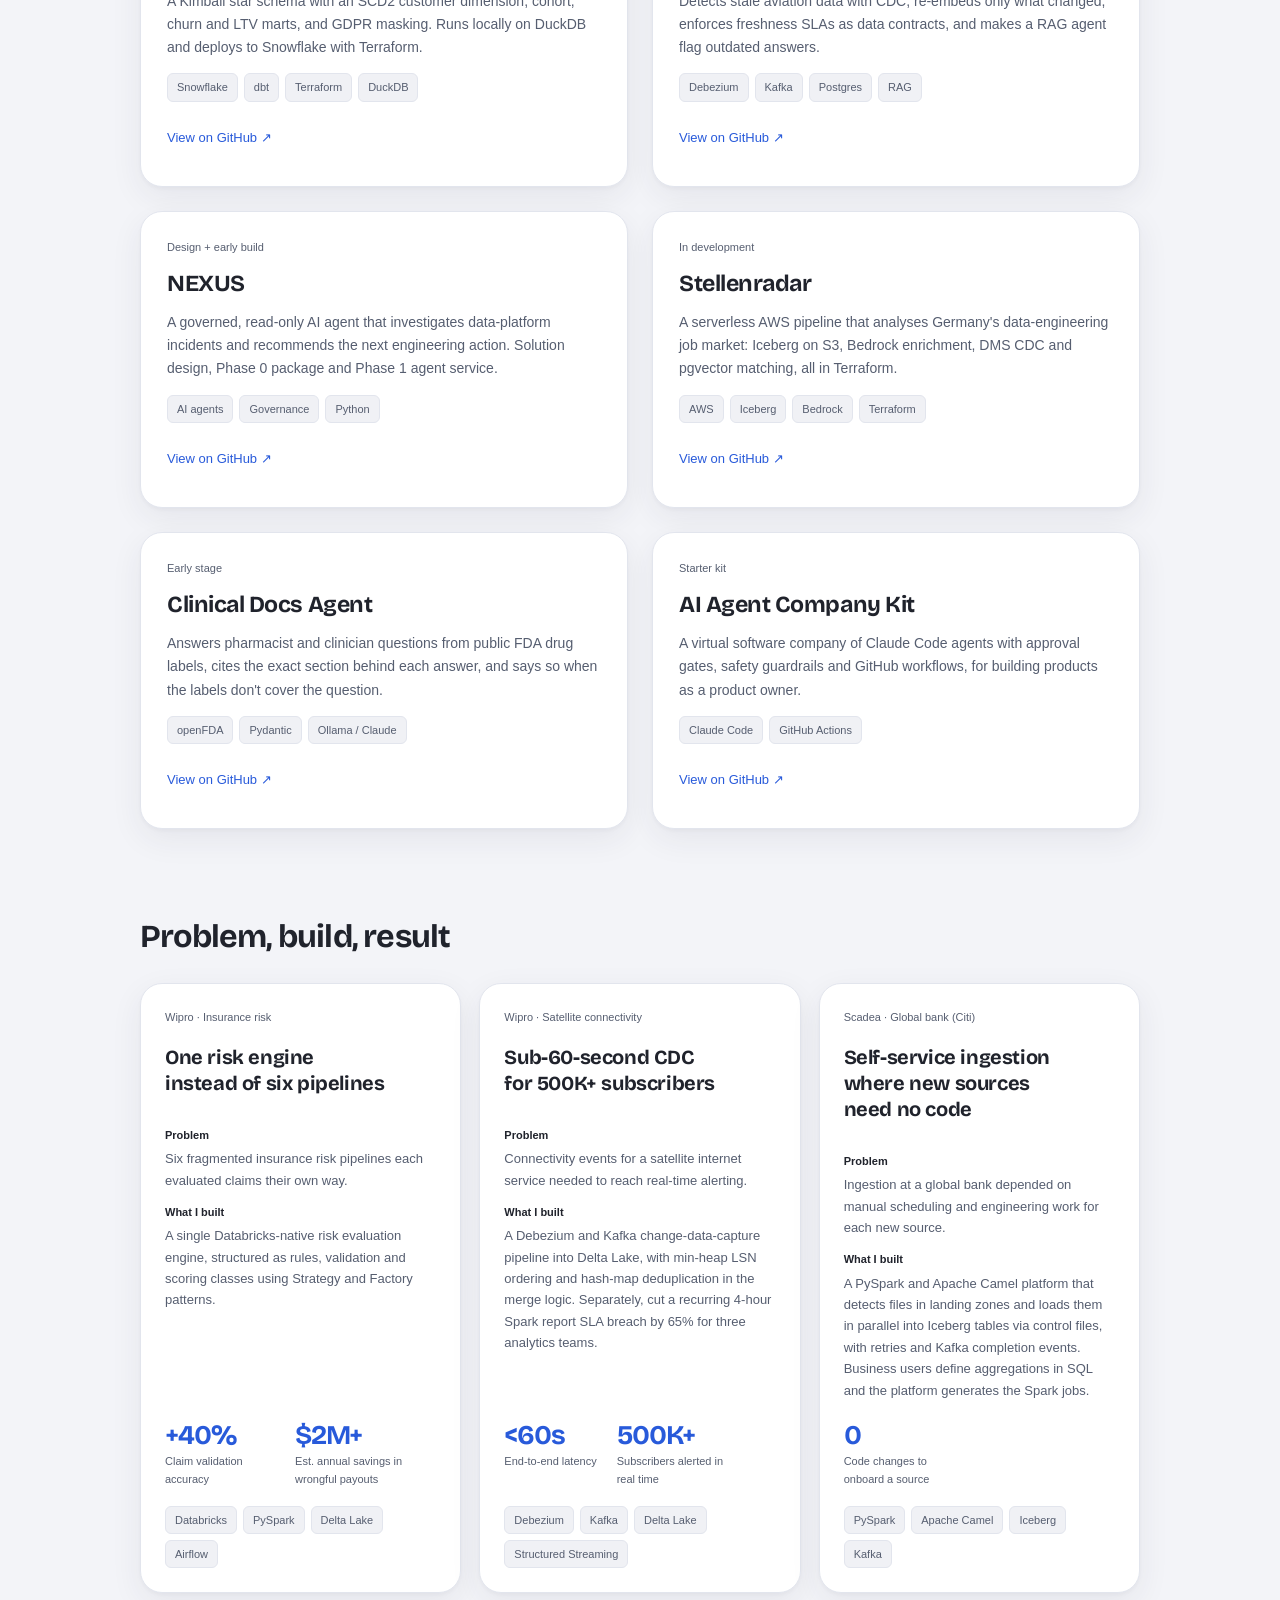
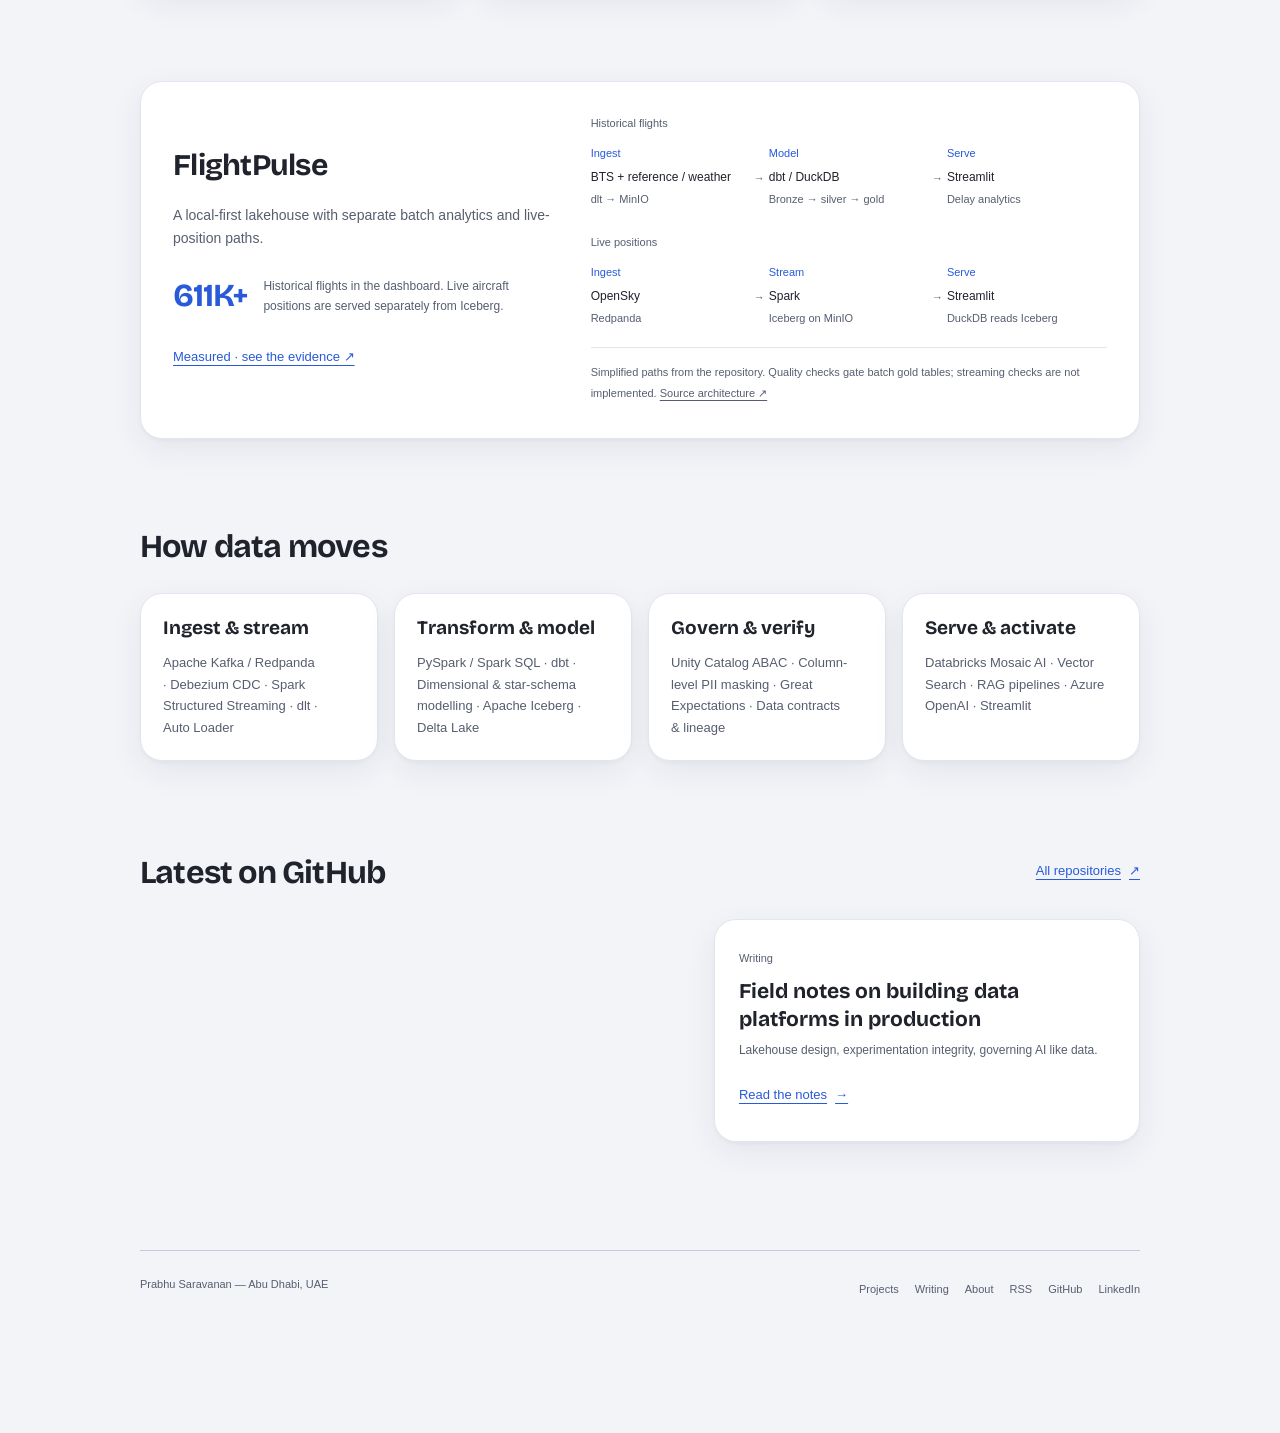
<file: projects/index.html>
<!DOCTYPE html>
<html lang="en">
<head>
<meta charset="UTF-8">
<meta name="viewport" content="width=device-width, initial-scale=1.0">
<title>Projects — Prabhu Saravanan</title>
<meta name="description" content="All public data-engineering and AI projects by Prabhu Saravanan: lakehouses, streaming, warehouses and governed AI agents.">
<link rel="canonical" href="https://saravanaprabhu1398-afk.github.io/projects/">
<meta property="og:type" content="website">
<meta property="og:title" content="Projects — Prabhu Saravanan">
<meta property="og:description" content="All public data-engineering and AI projects by Prabhu Saravanan: lakehouses, streaming, warehouses and governed AI agents.">
<meta property="og:url" content="https://saravanaprabhu1398-afk.github.io/projects/">
<meta property="og:image" content="https://saravanaprabhu1398-afk.github.io/assets/og-image.png">
<meta name="twitter:card" content="summary_large_image">
<meta name="theme-color" content="#f3f4f8">
<link rel="stylesheet" href="/site.css?v=21">
<link rel="icon" href="data:image/svg+xml,%3Csvg xmlns='http://www.w3.org/2000/svg' viewBox='0 0 32 32'%3E%3Crect width='32' height='32' rx='16' fill='%2320232c'/%3E%3Ctext x='16' y='21' font-family='Helvetica,Arial,sans-serif' font-size='14' font-weight='700' fill='%23ffffff' text-anchor='middle'%3Eps%3C/text%3E%3C/svg%3E">
<link rel="preload" href="/assets/fonts/bricolage-grotesque-latin-wght.woff2" as="font" type="font/woff2" crossorigin>
<script src="/theme.js?v=21"></script>
</head>
<body>
<!--SHARED:NAV-->
<a href="#top" class="skip-link">Skip to content</a>
<header class="nav">
  <a href="/" class="brand"><span class="brand-mark" aria-hidden="true">ps</span><span class="brand-name">Prabhu Saravanan</span></a>
  <div class="nav-bar">
    <div class="nav-tools">
      <button class="theme-toggle" type="button" aria-label="Use dark appearance" aria-pressed="false"><svg viewBox="0 0 24 24" fill="none" stroke="currentColor" stroke-width="1.6" stroke-linecap="round" stroke-linejoin="round" aria-hidden="true"><circle cx="12" cy="12" r="4"/><path d="M12 2v2m0 16v2M2 12h2m16 0h2M5 5l1 1m12 12 1 1M5 19l1-1M18 6l1-1"/></svg></button>
      <button class="search-btn" data-open-search aria-label="Search the site" aria-keyshortcuts="Meta+K Control+K"><svg viewBox="0 0 24 24" fill="none" stroke="currentColor" stroke-width="1.6" stroke-linecap="round" stroke-linejoin="round" aria-hidden="true"><circle cx="10" cy="10" r="6"/><path d="m15 15 6 6"/></svg><kbd class="kbd-shortcut" aria-hidden="true"></kbd></button>
      <a class="cv-btn" href="/about/#resumes" data-preview="cv"><svg viewBox="0 0 24 24" fill="none" stroke="currentColor" stroke-width="1.6" stroke-linecap="round" stroke-linejoin="round" aria-hidden="true"><path d="M6 3h9l4 4v14H6Z"/><path d="M14 3v5h5M9 12h7M9 16h5"/></svg><span>CV</span></a>
    </div>
    <span class="nav-sep" aria-hidden="true"></span>
    <nav class="nav-links" id="navLinks" aria-label="Main"><a href="/projects/" aria-current="page">Projects</a><a href="/blog/">Writing</a><a href="/about/">About</a></nav>
    <button class="menu-btn" id="menuBtn" aria-label="Menu" aria-expanded="false" aria-controls="navLinks"><span></span></button>
  </div>
</header>
<dialog class="palette" id="palette" aria-labelledby="searchTitle">
  <div class="palette-box">
    <div class="palette-heading"><h2 id="searchTitle">Find something</h2><button type="button" class="palette-close" aria-label="Close search">Close <kbd>Esc</kbd></button></div>
    <input type="search" id="searchInput" name="q" placeholder="Projects, experience, résumés…" aria-label="Search the site" aria-describedby="searchStatus" autocomplete="off">
    <p class="search-status" id="searchStatus" role="status"></p>
    <ul aria-label="Search results"></ul>
    <div class="palette-hint">↑↓ to move · ↵ to open · esc to close</div>
  </div>
</dialog>
<dialog class="project-preview" id="cv" aria-labelledby="cv-title">
  <div class="preview-window cv-window"><div class="window-bar"><span>Curriculum vitae</span>
    <button type="button" data-close-preview aria-label="Close CV">Close <kbd>Esc</kbd></button></div>
    <div class="cv-body">
      <h2 id="cv-title">Prabhu Saravanan</h2>
      <p>Lead Data Engineer in Abu Dhabi · eight years building lakehouse, streaming and governed AI platforms. Pick the edition for your region.</p>
      <div class="resumes"><a class="card" href="/assets/Prabhu_Saravanan_Resume_UAE.pdf" download><span><small>PDF</small><strong>UAE &amp; Gulf edition</strong></span><span aria-hidden="true">↓</span></a><a class="card" href="/assets/Prabhu_Saravanan_Resume_Europe.pdf" download><span><small>PDF</small><strong>Europe edition</strong></span><span aria-hidden="true">↓</span></a><a class="card" href="/assets/Prabhu_Saravanan_Resume_India.pdf" download><span><small>PDF</small><strong>India edition</strong></span><span aria-hidden="true">↓</span></a></div>
      <a class="more-link" href="/about/#experience">Read the full career story ↗</a>
    </div>
  </div>
</dialog>
<!--/SHARED:NAV-->

<main id="top">
  <section>
    <div class="wrap">
      <div class="section-head">
        <div><h1 class="page-title">Everything I've built in public</h1>
        <p>Ten public repositories. Numbers are labelled <b>measured</b>, <b>simulated</b> or from my résumé. Status says how far along each one is.</p></div>
      </div>
      <div class="filters" id="filters" role="group" aria-label="Filter projects"><button type="button" data-filter="all" aria-pressed="true">All</button><button type="button" data-filter="lakehouse" aria-pressed="false">Lakehouse</button><button type="button" data-filter="streaming" aria-pressed="false">Streaming</button><button type="button" data-filter="warehouse" aria-pressed="false">Warehouse</button><button type="button" data-filter="ai" aria-pressed="false">AI</button><button type="button" data-filter="governance" aria-pressed="false">Governance</button><button type="button" data-filter="tool:databricks" aria-pressed="false" hidden>Databricks</button><button type="button" data-filter="tool:snowflake" aria-pressed="false" hidden>Snowflake</button><button type="button" data-filter="tool:dbt" aria-pressed="false" hidden>dbt</button><button type="button" data-filter="tool:apachekafka" aria-pressed="false" hidden>Kafka</button><button type="button" data-filter="tool:terraform" aria-pressed="false" hidden>Terraform</button><button type="button" data-filter="tool:python" aria-pressed="false" hidden>Python</button></div>
      <h2 class="sr-only">All projects</h2>
      <!--PROJECTS:ALL:START-->
<div class="projects">
      <article class="card project" id="project-guardrail" data-tags="warehouse streaming governance" data-tools="snowflake dbt apachekafka terraform python" data-reveal>
        <div class="project-img"><img src="/assets/guardrail-decision-loop.svg" alt="Guardrail decision loop: assignment and exposure feed integrity checks, which gate the statistical result" loading="lazy"></div>
        <div class="project-body">
          <span class="badge">Snowflake · experimentation</span>
          <h3>Guardrail</h3>
          <p>A Snowflake experimentation platform that decides whether a feature is safe to ship: assigning variants, ingesting telemetry through Redpanda and Snowpipe Streaming, running statistical tests, and blocking the rollout when the telemetry itself can&#x27;t be trusted.</p>
          <div class="metric"><b>4.8%</b><span>Apparent conversion lift in the demo scenario, caught and blocked: mobile clients were switching variants mid-session. <a class="evidence" href="https://github.com/saravanaprabhu1398-afk/Guardrail-Safe-Feature-Rollout-Platform#interview-narrative" target="_blank" rel="noopener"><b>Simulated</b> Demo narrative &#8599;</a></span></div>
          <div class="tags"><span>Snowflake</span><span>dbt</span><span>Redpanda</span><span>FastAPI</span><span>Terraform</span><span>Kubernetes</span></div>
          <div class="links"><a href="https://github.com/saravanaprabhu1398-afk/Guardrail-Safe-Feature-Rollout-Platform" target="_blank" rel="noopener">View source &#8599;</a></div>
        </div>
      </article>
      <article class="card project" id="project-flightpulse" data-tags="lakehouse streaming ai" data-tools="dbt python" data-reveal>
        <div class="project-img"><img src="/assets/02_delay_by_airport.png" alt="FlightPulse dashboard: delay rate by origin airport, shown as a bubble map" loading="lazy"></div>
        <div class="project-body">
          <span class="badge">Streaming lakehouse</span>
          <h3>FlightPulse</h3>
          <p>A local-first flight-delay lakehouse: live positions streamed through Redpanda into Apache Iceberg, batch sources modelled with dbt into a bronze, silver, gold star schema, and a delay-probability model tracked in MLflow. Blocking Great Expectations checks gate the batch gold tables.</p>
          <div class="metric"><b>611K+</b><span>Historical flights in the dashboard. Live aircraft positions are served separately from Iceberg. <a class="evidence" href="https://github.com/saravanaprabhu1398-afk/FlightPulse#opening-the-dashboard" target="_blank" rel="noopener"><b>Measured</b> README &#8599;</a></span></div>
          <div class="tags"><span>Apache Iceberg</span><span>dbt</span><span>Dagster</span><span>Great Expectations</span><span>MLflow</span></div>
          <div class="links"><a href="https://github.com/saravanaprabhu1398-afk/FlightPulse" target="_blank" rel="noopener">View source &#8599;</a></div>
        </div>
      </article>
      <article class="card project" id="project-dataplatform" data-tags="governance" data-tools="dbt python" data-reveal>

        <div class="project-body">
          <span class="badge">Orchestration platform</span>
          <h3>Dataplatform</h3>
          <p>A self-hosted alternative to Airflow: YAML-defined pipelines, a plain-English pipeline generator, a governed deployment hub with rollback, and full observability across metrics, alerting, cost and lineage.</p>
          <div class="metric"><b>12</b><span>Plugin executors, with RBAC and a NetworkX-backed DAG engine. <a class="evidence" href="https://github.com/saravanaprabhu1398-afk/dataplatform-modern-dbt#readme" target="_blank" rel="noopener"><b>In the code</b> README &#8599;</a></span></div>
          <div class="tags"><span>FastAPI</span><span>dbt</span><span>RBAC</span><span>NetworkX</span></div>
          <div class="links"><a href="https://github.com/saravanaprabhu1398-afk/dataplatform-modern-dbt" target="_blank" rel="noopener">View source &#8599;</a></div>
        </div>
      </article>
      <article class="card project" id="project-clinical-document-intelligence" data-tags="lakehouse ai governance" data-tools="databricks" data-reveal>

        <div class="project-body">
          <span class="badge">Databricks · GenAI</span>
          <h3>Clinical Document Intelligence</h3>
          <p>A Databricks Lakehouse converting thousands of unstructured FDA drug labels into a queryable knowledge base. A cited RAG agent routes questions to SQL or Vector Search, governed under the same Unity Catalog contracts as the underlying data.</p>
          <div class="metric"><b>&lt;1s</b><span>Source-attributed answers, governed by Unity Catalog contracts. <a class="evidence" href="/assets/Prabhu_Saravanan_Resume_UAE.pdf"><b>From résumé</b> Résumé &#8599;</a></span></div>
          <div class="tags"><span>Databricks</span><span>Unity Catalog</span><span>Mosaic AI</span><span>Vector Search</span></div>
          <div class="links"><a href="https://github.com/saravanaprabhu1398-afk/data-document-intelligence-platform" target="_blank" rel="noopener">View source &#8599;</a></div>
        </div>
      </article>
      <article class="card project" id="project-subscription-warehouse" data-tags="warehouse governance" data-tools="snowflake dbt terraform" data-reveal>

        <div class="project-body">
          <span class="badge">Personal project · synthetic data</span>
          <h3>Subscription Analytics Warehouse</h3>
          <p>A Kimball star schema with an SCD2 customer dimension, cohort, churn and LTV marts, and GDPR masking. Runs locally on DuckDB and deploys to Snowflake with Terraform.</p>

          <div class="tags"><span>Snowflake</span><span>dbt</span><span>Terraform</span><span>DuckDB</span></div>
          <div class="links"><a href="https://github.com/saravanaprabhu1398-afk/snowflake-dbt-subscription-warehouse" target="_blank" rel="noopener">View on GitHub &#8599;</a></div>
        </div>
      </article>
      <article class="card project" id="project-freshness-control-plane" data-tags="streaming ai" data-tools="apachekafka" data-reveal>

        <div class="project-body">
          <span class="badge">Open source</span>
          <h3>Freshness Control Plane</h3>
          <p>Detects stale aviation data with CDC, re-embeds only what changed, enforces freshness SLAs as data contracts, and makes a RAG agent flag outdated answers.</p>

          <div class="tags"><span>Debezium</span><span>Kafka</span><span>Postgres</span><span>RAG</span></div>
          <div class="links"><a href="https://github.com/saravanaprabhu1398-afk/freshness-control-plane" target="_blank" rel="noopener">View on GitHub &#8599;</a></div>
        </div>
      </article>
      <article class="card project" id="project-nexus" data-tags="ai governance" data-tools="python" data-reveal>

        <div class="project-body">
          <span class="badge">Design + early build</span>
          <h3>NEXUS</h3>
          <p>A governed, read-only AI agent that investigates data-platform incidents and recommends the next engineering action. Solution design, Phase 0 package and Phase 1 agent service.</p>

          <div class="tags"><span>AI agents</span><span>Governance</span><span>Python</span></div>
          <div class="links"><a href="https://github.com/saravanaprabhu1398-afk/Project_Nexus" target="_blank" rel="noopener">View on GitHub &#8599;</a></div>
        </div>
      </article>
      <article class="card project" id="project-stellenradar" data-tags="lakehouse ai" data-tools="terraform" data-reveal>

        <div class="project-body">
          <span class="badge">In development</span>
          <h3>Stellenradar</h3>
          <p>A serverless AWS pipeline that analyses Germany&#x27;s data-engineering job market: Iceberg on S3, Bedrock enrichment, DMS CDC and pgvector matching, all in Terraform.</p>

          <div class="tags"><span>AWS</span><span>Iceberg</span><span>Bedrock</span><span>Terraform</span></div>
          <div class="links"><a href="https://github.com/saravanaprabhu1398-afk/stellenradar" target="_blank" rel="noopener">View on GitHub &#8599;</a></div>
        </div>
      </article>
      <article class="card project" id="project-clinical-docs-agent" data-tags="ai" data-tools="python" data-reveal>

        <div class="project-body">
          <span class="badge">Early stage</span>
          <h3>Clinical Docs Agent</h3>
          <p>Answers pharmacist and clinician questions from public FDA drug labels, cites the exact section behind each answer, and says so when the labels don&#x27;t cover the question.</p>

          <div class="tags"><span>openFDA</span><span>Pydantic</span><span>Ollama / Claude</span></div>
          <div class="links"><a href="https://github.com/saravanaprabhu1398-afk/clinical-docs-agent" target="_blank" rel="noopener">View on GitHub &#8599;</a></div>
        </div>
      </article>
      <article class="card project" id="project-ai-agent-company" data-tags="ai" data-tools="" data-reveal>

        <div class="project-body">
          <span class="badge">Starter kit</span>
          <h3>AI Agent Company Kit</h3>
          <p>A virtual software company of Claude Code agents with approval gates, safety guardrails and GitHub workflows, for building products as a product owner.</p>

          <div class="tags"><span>Claude Code</span><span>GitHub Actions</span></div>
          <div class="links"><a href="https://github.com/saravanaprabhu1398-afk/ai-agent-company" target="_blank" rel="noopener">View on GitHub &#8599;</a></div>
        </div>
      </article>
      </div>
      <!--PROJECTS:ALL:END-->
    </div>
  </section>
  <!-- ============ CASE STUDIES ============ -->
  <section id="case-studies">
    <div class="wrap">
      <div class="section-head" data-reveal>
        <div><span class="eyebrow"><span class="dot"></span>Case studies</span><h2>Problem, build, result</h2></div>
      </div>
      <div class="cases">
        <article class="card case" data-reveal>
          <span class="badge">Wipro · Insurance risk</span>
          <h3>One risk engine instead of six pipelines</h3>
          <dl>
            <dt>Problem</dt><dd>Six fragmented insurance risk pipelines each evaluated claims their own way.</dd>
            <dt>What I built</dt><dd>A single Databricks-native risk evaluation engine, structured as rules, validation and scoring classes using Strategy and Factory patterns.</dd>
          </dl>
          <div class="case-metrics"><div><b>+40%</b><em>Claim validation accuracy</em></div><div><b>$2M+</b><em>Est. annual savings in wrongful payouts</em></div></div>
          <div class="tags"><span>Databricks</span><span>PySpark</span><span>Delta Lake</span><span>Airflow</span></div>
        </article>
        <article class="card case" data-reveal>
          <span class="badge">Wipro · Satellite connectivity</span>
          <h3>Sub-60-second CDC for 500K+ subscribers</h3>
          <dl>
            <dt>Problem</dt><dd>Connectivity events for a satellite internet service needed to reach real-time alerting.</dd>
            <dt>What I built</dt><dd>A Debezium and Kafka change-data-capture pipeline into Delta Lake, with min-heap LSN ordering and hash-map deduplication in the merge logic. Separately, cut a recurring 4-hour Spark report SLA breach by 65% for three analytics teams.</dd>
          </dl>
          <div class="case-metrics"><div><b>&lt;60s</b><em>End-to-end latency</em></div><div><b>500K+</b><em>Subscribers alerted in real time</em></div></div>
          <div class="tags"><span>Debezium</span><span>Kafka</span><span>Delta Lake</span><span>Structured Streaming</span></div>
        </article>
        <article class="card case" data-reveal>
          <span class="badge">Scadea · Global bank (Citi)</span>
          <h3>Self-service ingestion where new sources need no code</h3>
          <dl>
            <dt>Problem</dt><dd>Ingestion at a global bank depended on manual scheduling and engineering work for each new source.</dd>
            <dt>What I built</dt><dd>A PySpark and Apache Camel platform that detects files in landing zones and loads them in parallel into Iceberg tables via control files, with retries and Kafka completion events. Business users define aggregations in SQL and the platform generates the Spark jobs.</dd>
          </dl>
          <div class="case-metrics"><div><b>0</b><em>Code changes to onboard a source</em></div></div>
          <div class="tags"><span>PySpark</span><span>Apache Camel</span><span>Iceberg</span><span>Kafka</span></div>
        </article>
      </div>
    </div>
  </section>

  <!--PROJECTS:SPOTLIGHT:START-->
  <section id="project-spotlight" aria-labelledby="spotlight-title">
    <div class="wrap spotlight">
      <div class="spotlight-copy">
        <h2 id="spotlight-title">FlightPulse</h2>
        <p>A local-first lakehouse with separate batch analytics and live-position paths.</p>
        <div class="spotlight-outcome"><strong>611K+</strong><span>Historical flights in the dashboard. Live aircraft positions are served separately from Iceberg.</span></div>
        <a class="more-link" href="https://github.com/saravanaprabhu1398-afk/FlightPulse#opening-the-dashboard" target="_blank" rel="noopener">Measured · see the evidence ↗</a>
      </div>
      <figure class="flow-diagram">
        <div class="flow-lane"><p class="badge">Historical flights</p><ol class="flow-steps"><li><span>Ingest</span><strong>BTS + reference / weather</strong><small>dlt → MinIO</small></li><li><span>Model</span><strong>dbt / DuckDB</strong><small>Bronze → silver → gold</small></li><li><span>Serve</span><strong>Streamlit</strong><small>Delay analytics</small></li></ol></div><div class="flow-lane"><p class="badge">Live positions</p><ol class="flow-steps"><li><span>Ingest</span><strong>OpenSky</strong><small>Redpanda</small></li><li><span>Stream</span><strong>Spark</strong><small>Iceberg on MinIO</small></li><li><span>Serve</span><strong>Streamlit</strong><small>DuckDB reads Iceberg</small></li></ol></div>
        <figcaption>Simplified paths from the repository. Quality checks gate batch gold tables; streaming checks are not implemented. <a href="https://github.com/saravanaprabhu1398-afk/FlightPulse#architecture" target="_blank" rel="noopener">Source architecture ↗</a></figcaption>
      </figure>
    </div>
  </section>
      <!--PROJECTS:SPOTLIGHT:END-->

  <!-- ============ SKILLS ============ -->
  <section id="skills">
    <div class="wrap">
      <div class="section-head" data-reveal>
        <div><span class="eyebrow"><span class="dot"></span>Capabilities</span><h2>How data moves</h2></div>
      </div>
      <div class="skills">
        <div class="card skill" data-reveal><i>01</i><h3>Ingest &amp; stream</h3><p>Apache Kafka / Redpanda · Debezium CDC · Spark Structured Streaming · dlt · Auto Loader</p></div>
        <div class="card skill" data-reveal><i>02</i><h3>Transform &amp; model</h3><p>PySpark / Spark SQL · dbt · Dimensional &amp; star-schema modelling · Apache Iceberg · Delta Lake</p></div>
        <div class="card skill" data-reveal><i>03</i><h3>Govern &amp; verify</h3><p>Unity Catalog ABAC · Column-level PII masking · Great Expectations · Data contracts &amp; lineage</p></div>
        <div class="card skill" data-reveal><i>04</i><h3>Serve &amp; activate</h3><p>Databricks Mosaic AI · Vector Search · RAG pipelines · Azure OpenAI · Streamlit</p></div>
      </div>
    </div>
  </section>

  <!-- ============ FRESH OFF THE PRESS ============ -->
  <section>
    <div class="wrap">
      <div class="section-head" data-reveal>
        <div><span class="eyebrow"><span class="dot"></span>Latest</span><h2>Latest on GitHub</h2></div>
        <a class="more-link" href="https://github.com/saravanaprabhu1398-afk?tab=repositories" rel="noopener">All repositories <span aria-hidden="true">↗</span></a>
      </div>
      <div class="feed" data-reveal>
        <div>
          <div class="feed-list" id="feedList" hidden></div>
          <p class="live-note" id="liveNote" hidden></p>
          <noscript><p class="feed-note">Latest repositories: <a href="https://github.com/saravanaprabhu1398-afk?tab=repositories">github.com/saravanaprabhu1398-afk</a></p></noscript>
        </div>
        <div class="card feed-side">
          <div>
            <span class="badge">Writing</span>
            <h3>Field notes on building data platforms in production</h3>
            <p>Lakehouse design, experimentation integrity, governing AI like data.</p>
          </div>
          <a class="more-link" href="/blog/" style="align-self:flex-start">Read the notes <span aria-hidden="true">→</span></a>
        </div>
      </div>
    </div>
  </section>
</main>

<!--SHARED:FOOT-->
<footer class="footer">
  <div class="wrap">
    <span>Prabhu Saravanan — Abu Dhabi, UAE</span>
    <nav aria-label="Footer"><a href="/projects/">Projects</a><a href="/blog/">Writing</a><a href="/about/">About</a><a href="/feed.xml">RSS</a><a href="https://github.com/saravanaprabhu1398-afk" rel="noopener">GitHub</a><a href="https://www.linkedin.com/in/prabhu-saravanan-a53317226" rel="noopener">LinkedIn</a></nav>
  </div>
</footer><div class="dock" role="region" aria-label="Projects and contact"><nav class="dock-apps" aria-label="Projects"><a class="dock-app" href="/projects/#project-flightpulse" data-preview="preview-flightpulse" title="FlightPulse: Flight analytics"><span class="dock-icon app-plane"><svg viewBox="0 0 24 24" fill="none" stroke="currentColor" stroke-width="1.6" stroke-linecap="round" stroke-linejoin="round" aria-hidden="true"><path d="m3 13 7-2 2-8 2 8 7 2v2l-7-1-1 5 3 2H8l3-2-1-5-7 1Z"/></svg></span><span>FlightPulse</span></a><a class="dock-app" href="/projects/#project-guardrail" data-preview="preview-guardrail" title="Guardrail: Safe rollouts"><span class="dock-icon app-shield"><svg viewBox="0 0 24 24" fill="none" stroke="currentColor" stroke-width="1.6" stroke-linecap="round" stroke-linejoin="round" aria-hidden="true"><path d="m12 3 8 3v6c0 5-8 9-8 9s-8-4-8-9V6Z"/><path d="m8 12 3 3 5-6"/></svg></span><span>Guardrail</span></a><a class="dock-app" href="/projects/#project-dataplatform" data-preview="preview-dataplatform" title="Dataplatform: Orchestration"><span class="dock-icon app-pipeline"><svg viewBox="0 0 24 24" fill="none" stroke="currentColor" stroke-width="1.6" stroke-linecap="round" stroke-linejoin="round" aria-hidden="true"><rect x="2" y="4" width="6" height="6" rx="1"/><rect x="16" y="14" width="6" height="6" rx="1"/><path d="M5 10v7h11M8 7h11v7"/></svg></span><span>Dataplatform</span></a><a class="dock-app" href="/projects/#project-clinical-document-intelligence" data-preview="preview-clinical-document-intelligence" title="Clinical AI: Governed RAG"><span class="dock-icon app-clinical"><svg viewBox="0 0 24 24" fill="none" stroke="currentColor" stroke-width="1.6" stroke-linecap="round" stroke-linejoin="round" aria-hidden="true"><rect x="4" y="3" width="16" height="18" rx="3"/><path d="M9 9h6M12 6v6M8 16h8"/></svg></span><span>Clinical AI</span></a><a class="dock-app" href="/projects/" data-preview="stack-folder" title="Core stack"><span class="dock-icon dock-folder"><span class="mini" style="--brand:#FF3621"><svg viewBox="0 0 24 24" fill="currentColor" aria-hidden="true"><path d="M.95 14.184L12 20.403l9.919-5.55v2.21L12 22.662l-10.484-5.96-.565.308v.77L12 24l11.05-6.218v-4.317l-.515-.309L12 19.118l-9.867-5.653v-2.21L12 16.805l11.05-6.218V6.32l-.515-.308L12 11.974 2.647 6.681 12 1.388l7.76 4.368.668-.411v-.566L12 0 .95 6.27v.72L12 13.207l9.919-5.55v2.26L12 15.52 1.516 9.56l-.565.308Z"/></svg></span><span class="mini" style="--brand:#29B5E8"><svg viewBox="0 0 24 24" fill="currentColor" aria-hidden="true"><path d="M24 3.459c0 .646-.418 1.18-1.141 1.18-.723 0-1.142-.534-1.142-1.18 0-.647.419-1.18 1.142-1.18.723 0 1.141.533 1.141 1.18zm-.228 0c0-.533-.38-.951-.913-.951s-.913.38-.913.95c0 .533.38.952.913.952.57 0 .913-.419.913-.951zm-1.37-.533h.495c.266 0 .456.152.456.38 0 .153-.076.229-.19.305l.19.266v.038h-.266l-.19-.266h-.229v.266h-.266zm.495.228h-.229v.267h.229c.114 0 .152-.038.152-.114.038-.077-.038-.153-.152-.153zM7.602 12.4c.038-.151.076-.304.076-.456 0-.114-.038-.228-.038-.342-.114-.343-.304-.647-.646-.838l-4.87-2.777c-.685-.38-1.56-.152-1.94.533-.381.685-.153 1.56.532 1.94l2.701 1.56-2.701 1.56c-.685.38-.913 1.256-.533 1.94.38.685 1.256.914 1.94.533l4.832-2.777c.343-.267.571-.533.647-.876zm1.332 2.626c-.266-.038-.57.038-.837.19l-4.832 2.777c-.685.38-.913 1.256-.532 1.94.38.686 1.255.914 1.94.533l2.701-1.56v3.12c0 .8.647 1.408 1.446 1.408.799 0 1.407-.647 1.407-1.408v-5.592c0-.761-.57-1.37-1.293-1.408zm4.946-6.088c.266.038.57-.038.837-.19l4.832-2.777c.685-.38.913-1.256.532-1.94-.38-.686-1.255-.914-1.94-.533l-2.701 1.56V1.975c0-.799-.647-1.408-1.446-1.408-.799 0-1.446.609-1.446 1.408V7.53c0 .76.609 1.37 1.332 1.407zM3.265 5.97l4.832 2.777c.266.152.533.19.837.19.723-.038 1.331-.684 1.331-1.407V1.975c0-.799-.646-1.408-1.407-1.408-.799 0-1.446.647-1.446 1.408v3.12l-2.701-1.56c-.685-.38-1.56-.152-1.94.533-.419.646-.19 1.521.494 1.902zm9.093 6.011a.412.412 0 00-.114-.266l-.57-.571a.346.346 0 00-.267-.114.412.412 0 00-.266.114l-.571.57a.411.411 0 00-.114.267c0 .076.038.19.114.267l.57.57a.345.345 0 00.267.114c.076 0 .19-.038.266-.114l.571-.57a.412.412 0 00.114-.267zm1.598.533L11.94 14.53c-.039.038-.153.114-.229.114h-.608a.411.411 0 01-.267-.114L8.82 12.514a.408.408 0 01-.076-.229v-.608c0-.076.038-.19.114-.267l2.016-2.016a.41.41 0 01.267-.114h.608a.41.41 0 01.267.114l2.016 2.016a.347.347 0 01.114.267v.608c-.076.077-.114.19-.19.229zm5.593 5.44l-4.832-2.777c-.266-.152-.57-.19-.837-.152-.723.038-1.332.684-1.332 1.408v5.554c0 .8.647 1.408 1.408 1.408.799 0 1.446-.647 1.446-1.408v-3.12l2.7 1.56c.686.38 1.561.152 1.941-.533.419-.646.19-1.521-.494-1.94zm2.549-7.533l-2.701 1.56 2.7 1.56c.686.38.914 1.256.533 1.94-.38.685-1.255.913-1.94.533l-4.832-2.778a1.644 1.644 0 01-.647-.798c-.037-.153-.076-.305-.076-.457 0-.114.039-.228.039-.342.114-.343.342-.647.646-.837l4.832-2.778c.685-.38 1.56-.152 1.94.533.457.609.19 1.484-.494 1.864"/></svg></span><span class="mini" style="--brand:#FF694B"><svg viewBox="0 0 24 24" fill="currentColor" aria-hidden="true"><path d="M17.9004 9.3763a8.1488 8.1488 0 0 0-3.0421-3.1206l1.7708.8385a10.2874 10.2874 0 0 1 3.74 3.0007l3.234-5.9295a2.8546 2.8546 0 0 0-.0611-2.9604C22.7566.0371 21.2112-.3409 19.9754.3327l-5.8749 3.2101a4.3612 4.3612 0 0 1-4.1761 0L4.1769.408a2.8545 2.8545 0 0 0-2.9592.0632c-1.1673.7853-1.5452 2.33-.8723 3.5655L3.55 9.9106a4.3612 4.3612 0 0 1 0 4.1772l-3.1272 5.743a2.86 2.86 0 0 0 .085 2.9974c.794 1.1438 2.3225 1.5054 3.5448.8385l6.0581-3.3049a10.2877 10.2877 0 0 1-3.0051-3.7454l-.8374-1.7708a8.148 8.148 0 0 0 3.1206 3.0421l10.5832 5.779c1.2213.666 2.7481.3055 3.5426-.8363a2.8699 2.8699 0 0 0 .0796-3.0018L17.9004 9.3763zm3.3801-7.7351c.6022 0 1.0904.4882 1.0904 1.0904s-.4882 1.0904-1.0904 1.0904-1.0904-.4882-1.0904-1.0904.4882-1.0904 1.0904-1.0904zM2.7442 3.822c-.6022 0-1.0904-.4882-1.0904-1.0904s.4882-1.0904 1.0904-1.0904 1.0904.4882 1.0904 1.0904S3.3464 3.822 2.7442 3.822zm0 18.5363c-.6022 0-1.0904-.4882-1.0904-1.0904 0-.6022.4882-1.0904 1.0904-1.0904s1.0904.4882 1.0904 1.0904c0 .6022-.4882 1.0904-1.0904 1.0904zm10.3585-11.4489c-1.2008-.0035-2.177.9672-2.1805 2.1679a2.1738 2.1738 0 0 0 .7052 1.6091c-1.4872-.2091-2.5234-1.5843-2.3142-3.0716.2091-1.4872 1.5843-2.5234 3.0716-2.3142a2.7194 2.7194 0 0 1 2.3142 2.3142 2.1623 2.1623 0 0 0-1.5963-.7054zm8.1778 11.4489c-.6022 0-1.0904-.4882-1.0904-1.0904 0-.6022.4882-1.0904 1.0904-1.0904s1.0904.4882 1.0904 1.0904c0 .6022-.4882 1.0904-1.0904 1.0904z"/></svg></span><span class="mini" style="--brand:#231F20"><svg viewBox="0 0 24 24" fill="currentColor" aria-hidden="true"><path d="M9.71 2.136a1.43 1.43 0 0 0-2.047 0h-.007a1.48 1.48 0 0 0-.421 1.042c0 .41.161.777.422 1.039l.007.007c.257.264.616.426 1.019.426.404 0 .766-.162 1.027-.426l.003-.007c.261-.262.421-.629.421-1.039 0-.408-.159-.777-.421-1.042H9.71zM8.683 22.295c.404 0 .766-.167 1.027-.429l.003-.008c.261-.261.421-.631.421-1.036 0-.41-.159-.778-.421-1.044H9.71a1.42 1.42 0 0 0-1.027-.432 1.4 1.4 0 0 0-1.02.432h-.007c-.26.266-.422.634-.422 1.044 0 .406.161.775.422 1.036l.007.008c.258.262.617.429 1.02.429zm7.89-4.462c.359-.096.683-.33.882-.684l.027-.052a1.47 1.47 0 0 0 .114-1.067 1.454 1.454 0 0 0-.675-.896l-.021-.014a1.425 1.425 0 0 0-1.078-.132c-.36.091-.684.335-.881.686-.2.349-.241.75-.146 1.119.099.363.33.691.675.896h.002c.346.203.737.239 1.101.144zm-6.405-7.342a2.083 2.083 0 0 0-1.485-.627c-.58 0-1.103.242-1.482.627-.378.385-.612.916-.612 1.507s.233 1.124.612 1.514a2.08 2.08 0 0 0 2.967 0c.379-.39.612-.923.612-1.514s-.233-1.122-.612-1.507zm-.835-2.51c.843.141 1.6.552 2.178 1.144h.004c.092.093.182.196.265.299l1.446-.851a3.176 3.176 0 0 1-.047-1.808 3.149 3.149 0 0 1 1.456-1.926l.025-.016a3.062 3.062 0 0 1 2.345-.306c.77.21 1.465.721 1.898 1.482v.002c.431.757.518 1.626.313 2.408a3.145 3.145 0 0 1-1.456 1.928l-.198.118h-.02a3.095 3.095 0 0 1-2.154.201 3.127 3.127 0 0 1-1.514-.944l-1.444.848a4.162 4.162 0 0 1 0 2.879l1.444.846c.413-.47.939-.789 1.514-.944a3.041 3.041 0 0 1 2.371.319l.048.023v.002a3.17 3.17 0 0 1 1.408 1.906 3.215 3.215 0 0 1-.313 2.405l-.026.053-.003-.005a3.147 3.147 0 0 1-1.867 1.436 3.096 3.096 0 0 1-2.371-.318v-.006a3.156 3.156 0 0 1-1.456-1.927 3.175 3.175 0 0 1 .047-1.805l-1.446-.848a3.905 3.905 0 0 1-.265.294l-.004.005a3.938 3.938 0 0 1-2.178 1.138v1.699a3.09 3.09 0 0 1 1.56.862l.002.004c.565.572.914 1.368.914 2.243 0 .873-.35 1.664-.914 2.239l-.002.009a3.1 3.1 0 0 1-2.21.931 3.1 3.1 0 0 1-2.206-.93h-.002v-.009a3.186 3.186 0 0 1-.916-2.239c0-.875.35-1.672.916-2.243v-.004h.002a3.1 3.1 0 0 1 1.558-.862v-1.699a3.926 3.926 0 0 1-2.176-1.138l-.006-.005a4.098 4.098 0 0 1-1.173-2.874c0-1.122.452-2.136 1.173-2.872h.006a3.947 3.947 0 0 1 2.176-1.144V6.289a3.137 3.137 0 0 1-1.558-.864h-.002v-.004a3.192 3.192 0 0 1-.916-2.243c0-.871.35-1.669.916-2.243l.002-.002A3.084 3.084 0 0 1 8.683 0c.861 0 1.641.355 2.21.932v.002h.002c.565.574.914 1.372.914 2.243 0 .876-.35 1.667-.914 2.243l-.002.005a3.142 3.142 0 0 1-1.56.864v1.692zm8.121-1.129l-.012-.019a1.452 1.452 0 0 0-.87-.668 1.43 1.43 0 0 0-1.103.146h.002c-.347.2-.58.529-.677.896-.095.365-.054.768.146 1.119l.007.009c.2.347.519.579.874.673.357.103.755.059 1.098-.144l.019-.009a1.47 1.47 0 0 0 .657-.885 1.493 1.493 0 0 0-.141-1.118"/></svg></span></span><span>Stack</span></a></nav><span class="dock-divider" aria-hidden="true"></span><nav class="dock-links" aria-label="Elsewhere"><a href="https://github.com/saravanaprabhu1398-afk" rel="noopener"><span class="dock-icon dock-tech" style="--brand:#181717"><svg viewBox="0 0 24 24" fill="currentColor" aria-hidden="true"><path d="M12 .297c-6.63 0-12 5.373-12 12 0 5.303 3.438 9.8 8.205 11.385.6.113.82-.258.82-.577 0-.285-.01-1.04-.015-2.04-3.338.724-4.042-1.61-4.042-1.61C4.422 18.07 3.633 17.7 3.633 17.7c-1.087-.744.084-.729.084-.729 1.205.084 1.838 1.236 1.838 1.236 1.07 1.835 2.809 1.305 3.495.998.108-.776.417-1.305.76-1.605-2.665-.3-5.466-1.332-5.466-5.93 0-1.31.465-2.38 1.235-3.22-.135-.303-.54-1.523.105-3.176 0 0 1.005-.322 3.3 1.23.96-.267 1.98-.399 3-.405 1.02.006 2.04.138 3 .405 2.28-1.552 3.285-1.23 3.285-1.23.645 1.653.24 2.873.12 3.176.765.84 1.23 1.91 1.23 3.22 0 4.61-2.805 5.625-5.475 5.92.42.36.81 1.096.81 2.22 0 1.606-.015 2.896-.015 3.286 0 .315.21.69.825.57C20.565 22.092 24 17.592 24 12.297c0-6.627-5.373-12-12-12"/></svg></span><span>GitHub</span></a><a href="https://www.linkedin.com/in/prabhu-saravanan-a53317226" rel="noopener"><span class="dock-icon dock-tech" style="--brand:#0A66C2"><svg viewBox="0 0 24 24" fill="currentColor" aria-hidden="true"><path d="M20.447 20.452h-3.554v-5.569c0-1.328-.027-3.037-1.852-3.037-1.853 0-2.136 1.445-2.136 2.939v5.667H9.351V9h3.414v1.561h.046c.477-.9 1.637-1.85 3.37-1.85 3.601 0 4.267 2.37 4.267 5.455v6.286zM5.337 7.433c-1.144 0-2.063-.926-2.063-2.065 0-1.138.92-2.063 2.063-2.063 1.14 0 2.064.925 2.064 2.063 0 1.139-.925 2.065-2.064 2.065zm1.782 13.019H3.555V9h3.564v11.452zM22.225 0H1.771C.792 0 0 .774 0 1.729v20.542C0 23.227.792 24 1.771 24h20.451C23.2 24 24 23.227 24 22.271V1.729C24 .774 23.2 0 22.222 0h.003z"/></svg></span><span>LinkedIn</span></a><a href="mailto:prabhu.saravanan.de@gmail.com"><span class="dock-icon dock-mail"><svg viewBox="0 0 24 24" fill="none" stroke="currentColor" stroke-width="1.6" stroke-linecap="round" stroke-linejoin="round" aria-hidden="true"><rect x="3" y="5" width="18" height="14" rx="2"/><path d="m3 6 9 7 9-7"/></svg></span><span>Email</span></a></nav></div><dialog class="project-preview" id="stack-folder" aria-labelledby="stack-folder-title"><div class="preview-window folder-window"><div class="window-bar"><span id="stack-folder-title">Core stack</span><button type="button" data-close-preview aria-label="Close core stack">Close <kbd>Esc</kbd></button></div><p class="folder-note">The tools behind the projects. Pick one to see the work it powers.</p><ul class="folder-grid"><li><a href="/projects/?tool=databricks"><span class="folder-icon dock-tech" style="--brand:#FF3621"><svg viewBox="0 0 24 24" fill="currentColor" aria-hidden="true"><path d="M.95 14.184L12 20.403l9.919-5.55v2.21L12 22.662l-10.484-5.96-.565.308v.77L12 24l11.05-6.218v-4.317l-.515-.309L12 19.118l-9.867-5.653v-2.21L12 16.805l11.05-6.218V6.32l-.515-.308L12 11.974 2.647 6.681 12 1.388l7.76 4.368.668-.411v-.566L12 0 .95 6.27v.72L12 13.207l9.919-5.55v2.26L12 15.52 1.516 9.56l-.565.308Z"/></svg></span><strong>Databricks</strong><small>1 project</small></a></li><li><a href="/projects/?tool=snowflake"><span class="folder-icon dock-tech" style="--brand:#29B5E8"><svg viewBox="0 0 24 24" fill="currentColor" aria-hidden="true"><path d="M24 3.459c0 .646-.418 1.18-1.141 1.18-.723 0-1.142-.534-1.142-1.18 0-.647.419-1.18 1.142-1.18.723 0 1.141.533 1.141 1.18zm-.228 0c0-.533-.38-.951-.913-.951s-.913.38-.913.95c0 .533.38.952.913.952.57 0 .913-.419.913-.951zm-1.37-.533h.495c.266 0 .456.152.456.38 0 .153-.076.229-.19.305l.19.266v.038h-.266l-.19-.266h-.229v.266h-.266zm.495.228h-.229v.267h.229c.114 0 .152-.038.152-.114.038-.077-.038-.153-.152-.153zM7.602 12.4c.038-.151.076-.304.076-.456 0-.114-.038-.228-.038-.342-.114-.343-.304-.647-.646-.838l-4.87-2.777c-.685-.38-1.56-.152-1.94.533-.381.685-.153 1.56.532 1.94l2.701 1.56-2.701 1.56c-.685.38-.913 1.256-.533 1.94.38.685 1.256.914 1.94.533l4.832-2.777c.343-.267.571-.533.647-.876zm1.332 2.626c-.266-.038-.57.038-.837.19l-4.832 2.777c-.685.38-.913 1.256-.532 1.94.38.686 1.255.914 1.94.533l2.701-1.56v3.12c0 .8.647 1.408 1.446 1.408.799 0 1.407-.647 1.407-1.408v-5.592c0-.761-.57-1.37-1.293-1.408zm4.946-6.088c.266.038.57-.038.837-.19l4.832-2.777c.685-.38.913-1.256.532-1.94-.38-.686-1.255-.914-1.94-.533l-2.701 1.56V1.975c0-.799-.647-1.408-1.446-1.408-.799 0-1.446.609-1.446 1.408V7.53c0 .76.609 1.37 1.332 1.407zM3.265 5.97l4.832 2.777c.266.152.533.19.837.19.723-.038 1.331-.684 1.331-1.407V1.975c0-.799-.646-1.408-1.407-1.408-.799 0-1.446.647-1.446 1.408v3.12l-2.701-1.56c-.685-.38-1.56-.152-1.94.533-.419.646-.19 1.521.494 1.902zm9.093 6.011a.412.412 0 00-.114-.266l-.57-.571a.346.346 0 00-.267-.114.412.412 0 00-.266.114l-.571.57a.411.411 0 00-.114.267c0 .076.038.19.114.267l.57.57a.345.345 0 00.267.114c.076 0 .19-.038.266-.114l.571-.57a.412.412 0 00.114-.267zm1.598.533L11.94 14.53c-.039.038-.153.114-.229.114h-.608a.411.411 0 01-.267-.114L8.82 12.514a.408.408 0 01-.076-.229v-.608c0-.076.038-.19.114-.267l2.016-2.016a.41.41 0 01.267-.114h.608a.41.41 0 01.267.114l2.016 2.016a.347.347 0 01.114.267v.608c-.076.077-.114.19-.19.229zm5.593 5.44l-4.832-2.777c-.266-.152-.57-.19-.837-.152-.723.038-1.332.684-1.332 1.408v5.554c0 .8.647 1.408 1.408 1.408.799 0 1.446-.647 1.446-1.408v-3.12l2.7 1.56c.686.38 1.561.152 1.941-.533.419-.646.19-1.521-.494-1.94zm2.549-7.533l-2.701 1.56 2.7 1.56c.686.38.914 1.256.533 1.94-.38.685-1.255.913-1.94.533l-4.832-2.778a1.644 1.644 0 01-.647-.798c-.037-.153-.076-.305-.076-.457 0-.114.039-.228.039-.342.114-.343.342-.647.646-.837l4.832-2.778c.685-.38 1.56-.152 1.94.533.457.609.19 1.484-.494 1.864"/></svg></span><strong>Snowflake</strong><small>2 projects</small></a></li><li><a href="/projects/?tool=dbt"><span class="folder-icon dock-tech" style="--brand:#FF694B"><svg viewBox="0 0 24 24" fill="currentColor" aria-hidden="true"><path d="M17.9004 9.3763a8.1488 8.1488 0 0 0-3.0421-3.1206l1.7708.8385a10.2874 10.2874 0 0 1 3.74 3.0007l3.234-5.9295a2.8546 2.8546 0 0 0-.0611-2.9604C22.7566.0371 21.2112-.3409 19.9754.3327l-5.8749 3.2101a4.3612 4.3612 0 0 1-4.1761 0L4.1769.408a2.8545 2.8545 0 0 0-2.9592.0632c-1.1673.7853-1.5452 2.33-.8723 3.5655L3.55 9.9106a4.3612 4.3612 0 0 1 0 4.1772l-3.1272 5.743a2.86 2.86 0 0 0 .085 2.9974c.794 1.1438 2.3225 1.5054 3.5448.8385l6.0581-3.3049a10.2877 10.2877 0 0 1-3.0051-3.7454l-.8374-1.7708a8.148 8.148 0 0 0 3.1206 3.0421l10.5832 5.779c1.2213.666 2.7481.3055 3.5426-.8363a2.8699 2.8699 0 0 0 .0796-3.0018L17.9004 9.3763zm3.3801-7.7351c.6022 0 1.0904.4882 1.0904 1.0904s-.4882 1.0904-1.0904 1.0904-1.0904-.4882-1.0904-1.0904.4882-1.0904 1.0904-1.0904zM2.7442 3.822c-.6022 0-1.0904-.4882-1.0904-1.0904s.4882-1.0904 1.0904-1.0904 1.0904.4882 1.0904 1.0904S3.3464 3.822 2.7442 3.822zm0 18.5363c-.6022 0-1.0904-.4882-1.0904-1.0904 0-.6022.4882-1.0904 1.0904-1.0904s1.0904.4882 1.0904 1.0904c0 .6022-.4882 1.0904-1.0904 1.0904zm10.3585-11.4489c-1.2008-.0035-2.177.9672-2.1805 2.1679a2.1738 2.1738 0 0 0 .7052 1.6091c-1.4872-.2091-2.5234-1.5843-2.3142-3.0716.2091-1.4872 1.5843-2.5234 3.0716-2.3142a2.7194 2.7194 0 0 1 2.3142 2.3142 2.1623 2.1623 0 0 0-1.5963-.7054zm8.1778 11.4489c-.6022 0-1.0904-.4882-1.0904-1.0904 0-.6022.4882-1.0904 1.0904-1.0904s1.0904.4882 1.0904 1.0904c0 .6022-.4882 1.0904-1.0904 1.0904z"/></svg></span><strong>dbt</strong><small>4 projects</small></a></li><li><a href="/projects/?tool=apachekafka"><span class="folder-icon dock-tech" style="--brand:#231F20"><svg viewBox="0 0 24 24" fill="currentColor" aria-hidden="true"><path d="M9.71 2.136a1.43 1.43 0 0 0-2.047 0h-.007a1.48 1.48 0 0 0-.421 1.042c0 .41.161.777.422 1.039l.007.007c.257.264.616.426 1.019.426.404 0 .766-.162 1.027-.426l.003-.007c.261-.262.421-.629.421-1.039 0-.408-.159-.777-.421-1.042H9.71zM8.683 22.295c.404 0 .766-.167 1.027-.429l.003-.008c.261-.261.421-.631.421-1.036 0-.41-.159-.778-.421-1.044H9.71a1.42 1.42 0 0 0-1.027-.432 1.4 1.4 0 0 0-1.02.432h-.007c-.26.266-.422.634-.422 1.044 0 .406.161.775.422 1.036l.007.008c.258.262.617.429 1.02.429zm7.89-4.462c.359-.096.683-.33.882-.684l.027-.052a1.47 1.47 0 0 0 .114-1.067 1.454 1.454 0 0 0-.675-.896l-.021-.014a1.425 1.425 0 0 0-1.078-.132c-.36.091-.684.335-.881.686-.2.349-.241.75-.146 1.119.099.363.33.691.675.896h.002c.346.203.737.239 1.101.144zm-6.405-7.342a2.083 2.083 0 0 0-1.485-.627c-.58 0-1.103.242-1.482.627-.378.385-.612.916-.612 1.507s.233 1.124.612 1.514a2.08 2.08 0 0 0 2.967 0c.379-.39.612-.923.612-1.514s-.233-1.122-.612-1.507zm-.835-2.51c.843.141 1.6.552 2.178 1.144h.004c.092.093.182.196.265.299l1.446-.851a3.176 3.176 0 0 1-.047-1.808 3.149 3.149 0 0 1 1.456-1.926l.025-.016a3.062 3.062 0 0 1 2.345-.306c.77.21 1.465.721 1.898 1.482v.002c.431.757.518 1.626.313 2.408a3.145 3.145 0 0 1-1.456 1.928l-.198.118h-.02a3.095 3.095 0 0 1-2.154.201 3.127 3.127 0 0 1-1.514-.944l-1.444.848a4.162 4.162 0 0 1 0 2.879l1.444.846c.413-.47.939-.789 1.514-.944a3.041 3.041 0 0 1 2.371.319l.048.023v.002a3.17 3.17 0 0 1 1.408 1.906 3.215 3.215 0 0 1-.313 2.405l-.026.053-.003-.005a3.147 3.147 0 0 1-1.867 1.436 3.096 3.096 0 0 1-2.371-.318v-.006a3.156 3.156 0 0 1-1.456-1.927 3.175 3.175 0 0 1 .047-1.805l-1.446-.848a3.905 3.905 0 0 1-.265.294l-.004.005a3.938 3.938 0 0 1-2.178 1.138v1.699a3.09 3.09 0 0 1 1.56.862l.002.004c.565.572.914 1.368.914 2.243 0 .873-.35 1.664-.914 2.239l-.002.009a3.1 3.1 0 0 1-2.21.931 3.1 3.1 0 0 1-2.206-.93h-.002v-.009a3.186 3.186 0 0 1-.916-2.239c0-.875.35-1.672.916-2.243v-.004h.002a3.1 3.1 0 0 1 1.558-.862v-1.699a3.926 3.926 0 0 1-2.176-1.138l-.006-.005a4.098 4.098 0 0 1-1.173-2.874c0-1.122.452-2.136 1.173-2.872h.006a3.947 3.947 0 0 1 2.176-1.144V6.289a3.137 3.137 0 0 1-1.558-.864h-.002v-.004a3.192 3.192 0 0 1-.916-2.243c0-.871.35-1.669.916-2.243l.002-.002A3.084 3.084 0 0 1 8.683 0c.861 0 1.641.355 2.21.932v.002h.002c.565.574.914 1.372.914 2.243 0 .876-.35 1.667-.914 2.243l-.002.005a3.142 3.142 0 0 1-1.56.864v1.692zm8.121-1.129l-.012-.019a1.452 1.452 0 0 0-.87-.668 1.43 1.43 0 0 0-1.103.146h.002c-.347.2-.58.529-.677.896-.095.365-.054.768.146 1.119l.007.009c.2.347.519.579.874.673.357.103.755.059 1.098-.144l.019-.009a1.47 1.47 0 0 0 .657-.885 1.493 1.493 0 0 0-.141-1.118"/></svg></span><strong>Kafka</strong><small>2 projects</small></a></li><li><a href="/projects/?tool=terraform"><span class="folder-icon dock-tech" style="--brand:#844FBA"><svg viewBox="0 0 24 24" fill="currentColor" aria-hidden="true"><path d="M1.44 0v7.575l6.561 3.79V3.787zm21.12 4.227l-6.561 3.791v7.574l6.56-3.787zM8.72 4.23v7.575l6.561 3.787V8.018zm0 8.405v7.575L15.28 24v-7.578z"/></svg></span><strong>Terraform</strong><small>3 projects</small></a></li><li><a href="/projects/?tool=python"><span class="folder-icon dock-tech" style="--brand:#3776AB"><svg viewBox="0 0 24 24" fill="currentColor" aria-hidden="true"><path d="M14.25.18l.9.2.73.26.59.3.45.32.34.34.25.34.16.33.1.3.04.26.02.2-.01.13V8.5l-.05.63-.13.55-.21.46-.26.38-.3.31-.33.25-.35.19-.35.14-.33.1-.3.07-.26.04-.21.02H8.77l-.69.05-.59.14-.5.22-.41.27-.33.32-.27.35-.2.36-.15.37-.1.35-.07.32-.04.27-.02.21v3.06H3.17l-.21-.03-.28-.07-.32-.12-.35-.18-.36-.26-.36-.36-.35-.46-.32-.59-.28-.73-.21-.88-.14-1.05-.05-1.23.06-1.22.16-1.04.24-.87.32-.71.36-.57.4-.44.42-.33.42-.24.4-.16.36-.1.32-.05.24-.01h.16l.06.01h8.16v-.83H6.18l-.01-2.75-.02-.37.05-.34.11-.31.17-.28.25-.26.31-.23.38-.2.44-.18.51-.15.58-.12.64-.1.71-.06.77-.04.84-.02 1.27.05zm-6.3 1.98l-.23.33-.08.41.08.41.23.34.33.22.41.09.41-.09.33-.22.23-.34.08-.41-.08-.41-.23-.33-.33-.22-.41-.09-.41.09zm13.09 3.95l.28.06.32.12.35.18.36.27.36.35.35.47.32.59.28.73.21.88.14 1.04.05 1.23-.06 1.23-.16 1.04-.24.86-.32.71-.36.57-.4.45-.42.33-.42.24-.4.16-.36.09-.32.05-.24.02-.16-.01h-8.22v.82h5.84l.01 2.76.02.36-.05.34-.11.31-.17.29-.25.25-.31.24-.38.2-.44.17-.51.15-.58.13-.64.09-.71.07-.77.04-.84.01-1.27-.04-1.07-.14-.9-.2-.73-.25-.59-.3-.45-.33-.34-.34-.25-.34-.16-.33-.1-.3-.04-.25-.02-.2.01-.13v-5.34l.05-.64.13-.54.21-.46.26-.38.3-.32.33-.24.35-.2.35-.14.33-.1.3-.06.26-.04.21-.02.13-.01h5.84l.69-.05.59-.14.5-.21.41-.28.33-.32.27-.35.2-.36.15-.36.1-.35.07-.32.04-.28.02-.21V6.07h2.09l.14.01zm-6.47 14.25l-.23.33-.08.41.08.41.23.33.33.23.41.08.41-.08.33-.23.23-.33.08-.41-.08-.41-.23-.33-.33-.23-.41-.08-.41.08z"/></svg></span><strong>Python</strong><small>5 projects</small></a></li></ul></div></dialog>
<script src="/site.js?v=21"></script>
<!--/SHARED:FOOT-->
</body>
</html>
</file>
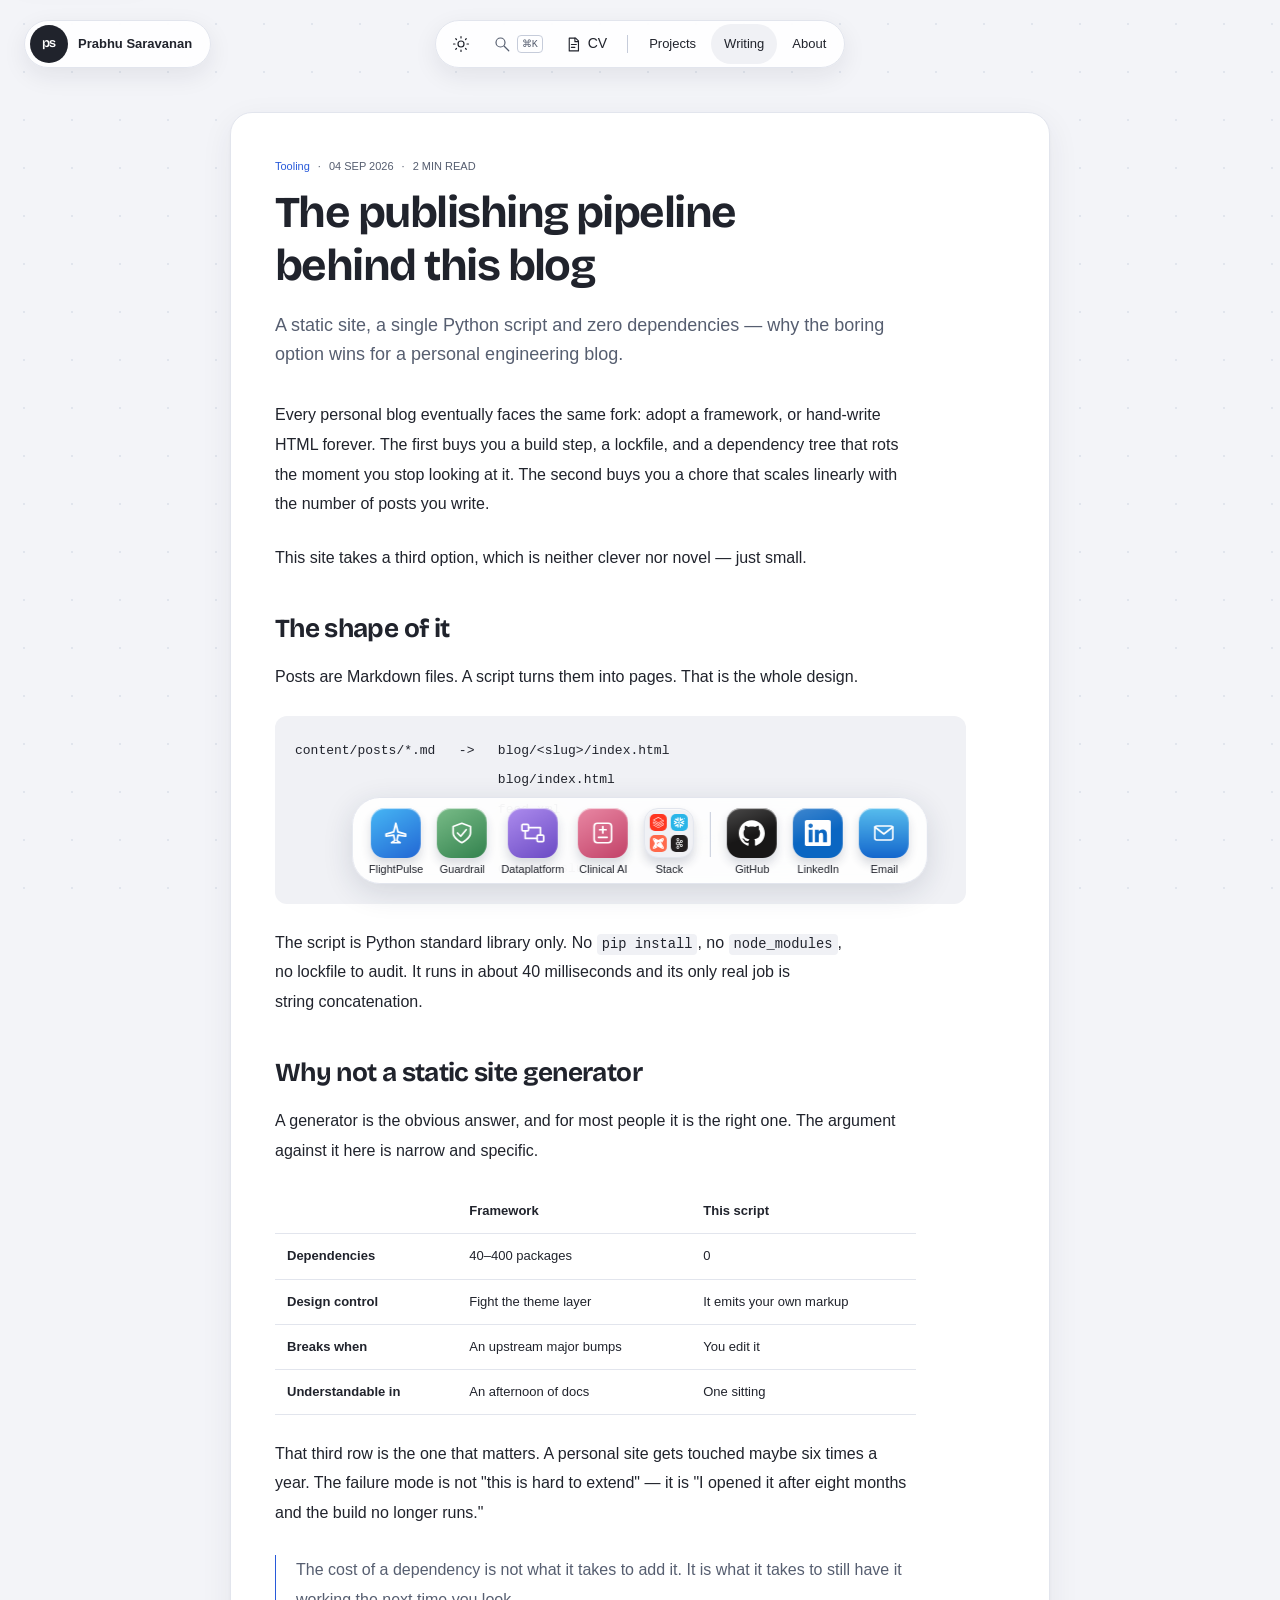
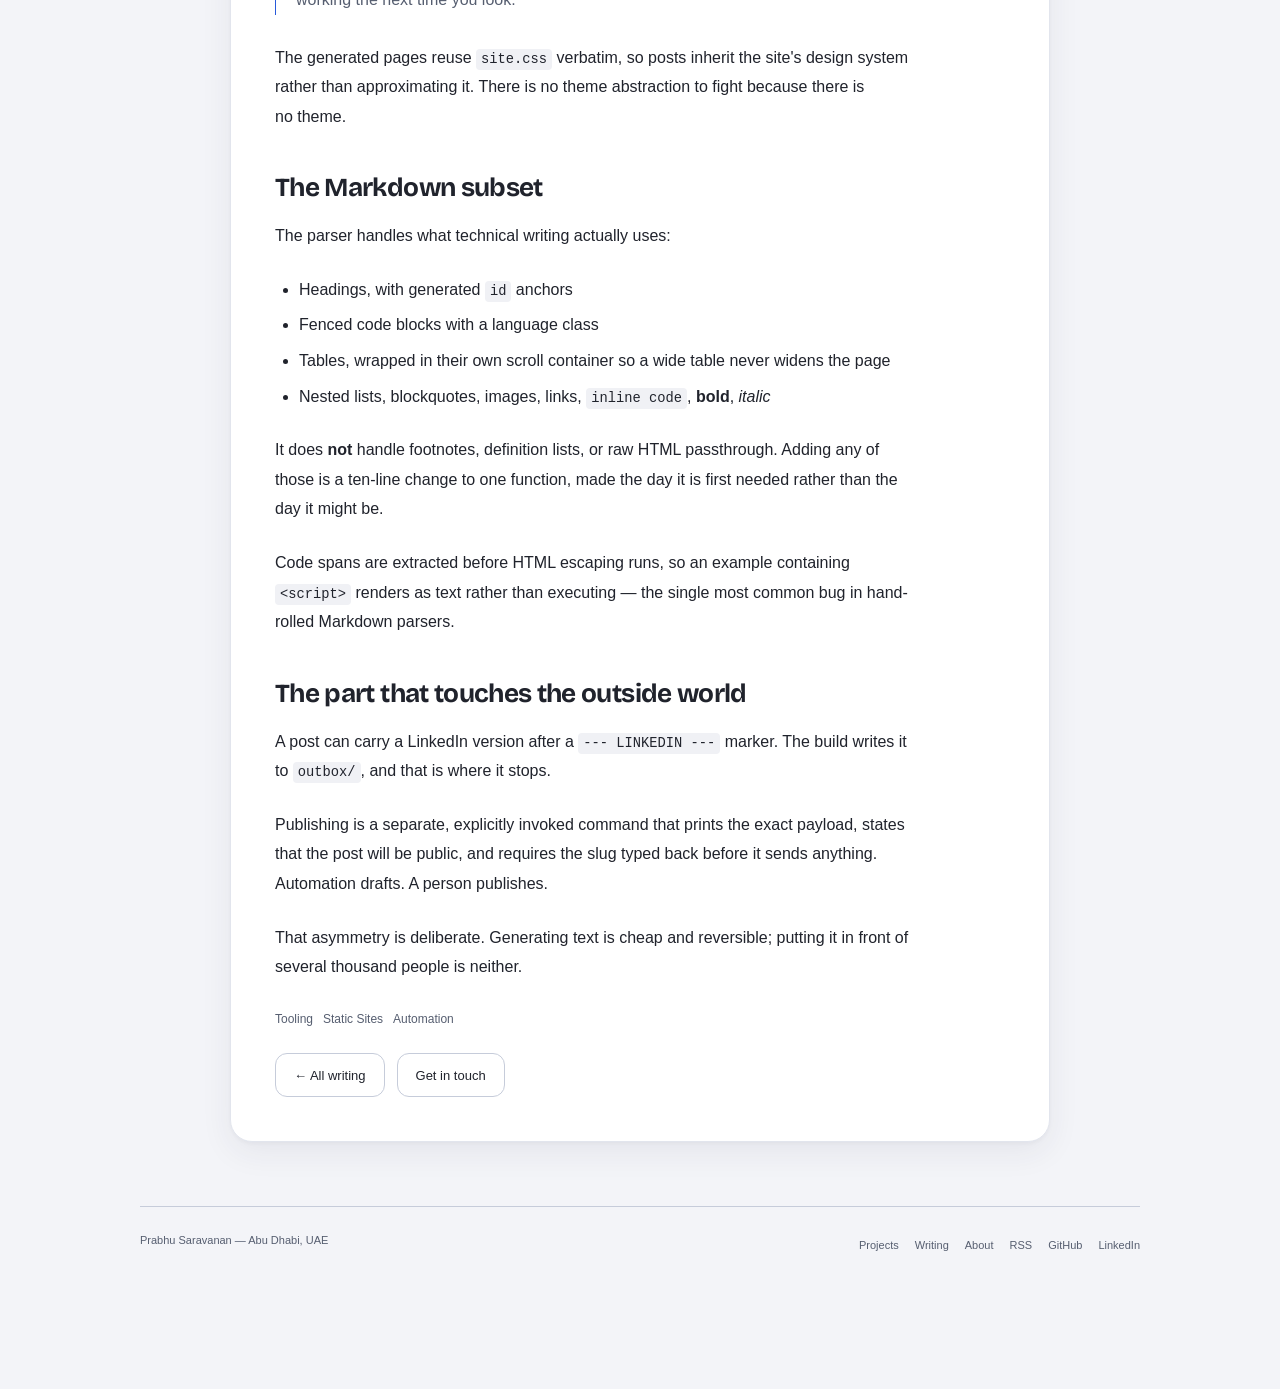
<file: blog/publishing-pipeline/index.html>
<!DOCTYPE html>
<!-- Generated by tools/build.py -->
<html lang="en">
<head>
<meta charset="UTF-8">
<meta name="viewport" content="width=device-width, initial-scale=1.0">
<title>The publishing pipeline behind this blog — Prabhu Saravanan</title>
<meta name="description" content="A static site, a single Python script and zero dependencies — why the boring option wins for a personal engineering blog.">
<link rel="canonical" href="https://saravanaprabhu1398-afk.github.io/blog/publishing-pipeline/">

<meta property="og:type" content="article">
<meta property="og:title" content="The publishing pipeline behind this blog — Prabhu Saravanan">
<meta property="og:description" content="A static site, a single Python script and zero dependencies — why the boring option wins for a personal engineering blog.">
<meta property="og:url" content="https://saravanaprabhu1398-afk.github.io/blog/publishing-pipeline/">
<meta property="og:image" content="https://saravanaprabhu1398-afk.github.io/assets/og-image.png">
<meta name="twitter:card" content="summary_large_image">
<meta name="twitter:title" content="The publishing pipeline behind this blog — Prabhu Saravanan">
<meta name="twitter:description" content="A static site, a single Python script and zero dependencies — why the boring option wins for a personal engineering blog.">
<meta name="twitter:image" content="https://saravanaprabhu1398-afk.github.io/assets/og-image.png">
<meta name="theme-color" content="#f3f4f8">
<script src="/theme.js?v=21"></script>

<link rel="alternate" type="application/rss+xml" title="Prabhu Saravanan &#8212; Writing" href="/feed.xml">
<link rel="icon" href="data:image/svg+xml,%3Csvg xmlns='http://www.w3.org/2000/svg' viewBox='0 0 32 32'%3E%3Crect width='32' height='32' rx='16' fill='%2320232c'/%3E%3Ctext x='16' y='21' font-family='Helvetica,Arial,sans-serif' font-size='14' font-weight='700' fill='%23ffffff' text-anchor='middle'%3Eps%3C/text%3E%3C/svg%3E">
<link rel="preload" href="/assets/fonts/bricolage-grotesque-latin-wght.woff2" as="font" type="font/woff2" crossorigin>
<link rel="stylesheet" href="/site.css?v=21">
<script type="application/ld+json">{"@context": "https://schema.org", "@type": "BlogPosting", "headline": "The publishing pipeline behind this blog", "description": "A static site, a single Python script and zero dependencies — why the boring option wins for a personal engineering blog.", "datePublished": "2026-09-04", "author": {"@type": "Person", "name": "Prabhu Saravanan", "jobTitle": "Lead Data Engineer"}, "mainEntityOfPage": "https://saravanaprabhu1398-afk.github.io/blog/publishing-pipeline/", "image": "https://saravanaprabhu1398-afk.github.io/assets/og-image.png"}</script>
</head>
<body>
<a href="#top" class="skip-link">Skip to content</a>
<header class="nav">
  <a href="/" class="brand"><span class="brand-mark" aria-hidden="true">ps</span><span class="brand-name">Prabhu Saravanan</span></a>
  <div class="nav-bar">
    <div class="nav-tools">
      <button class="theme-toggle" type="button" aria-label="Use dark appearance" aria-pressed="false"><svg viewBox="0 0 24 24" fill="none" stroke="currentColor" stroke-width="1.6" stroke-linecap="round" stroke-linejoin="round" aria-hidden="true"><circle cx="12" cy="12" r="4"/><path d="M12 2v2m0 16v2M2 12h2m16 0h2M5 5l1 1m12 12 1 1M5 19l1-1M18 6l1-1"/></svg></button>
      <button class="search-btn" data-open-search aria-label="Search the site" aria-keyshortcuts="Meta+K Control+K"><svg viewBox="0 0 24 24" fill="none" stroke="currentColor" stroke-width="1.6" stroke-linecap="round" stroke-linejoin="round" aria-hidden="true"><circle cx="10" cy="10" r="6"/><path d="m15 15 6 6"/></svg><kbd class="kbd-shortcut" aria-hidden="true"></kbd></button>
      <a class="cv-btn" href="/about/#resumes" data-preview="cv"><svg viewBox="0 0 24 24" fill="none" stroke="currentColor" stroke-width="1.6" stroke-linecap="round" stroke-linejoin="round" aria-hidden="true"><path d="M6 3h9l4 4v14H6Z"/><path d="M14 3v5h5M9 12h7M9 16h5"/></svg><span>CV</span></a>
    </div>
    <span class="nav-sep" aria-hidden="true"></span>
    <nav class="nav-links" id="navLinks" aria-label="Main"><a href="/projects/">Projects</a><a href="/blog/" aria-current="page">Writing</a><a href="/about/">About</a></nav>
    <button class="menu-btn" id="menuBtn" aria-label="Menu" aria-expanded="false" aria-controls="navLinks"><span></span></button>
  </div>
</header>
<dialog class="palette" id="palette" aria-labelledby="searchTitle">
  <div class="palette-box">
    <div class="palette-heading"><h2 id="searchTitle">Find something</h2><button type="button" class="palette-close" aria-label="Close search">Close <kbd>Esc</kbd></button></div>
    <input type="search" id="searchInput" name="q" placeholder="Projects, experience, résumés…" aria-label="Search the site" aria-describedby="searchStatus" autocomplete="off">
    <p class="search-status" id="searchStatus" role="status"></p>
    <ul aria-label="Search results"></ul>
    <div class="palette-hint">↑↓ to move · ↵ to open · esc to close</div>
  </div>
</dialog>
<dialog class="project-preview" id="cv" aria-labelledby="cv-title">
  <div class="preview-window cv-window"><div class="window-bar"><span>Curriculum vitae</span>
    <button type="button" data-close-preview aria-label="Close CV">Close <kbd>Esc</kbd></button></div>
    <div class="cv-body">
      <h2 id="cv-title">Prabhu Saravanan</h2>
      <p>Lead Data Engineer in Abu Dhabi · eight years building lakehouse, streaming and governed AI platforms. Pick the edition for your region.</p>
      <div class="resumes"><a class="card" href="/assets/Prabhu_Saravanan_Resume_UAE.pdf" download><span><small>PDF</small><strong>UAE &amp; Gulf edition</strong></span><span aria-hidden="true">↓</span></a><a class="card" href="/assets/Prabhu_Saravanan_Resume_Europe.pdf" download><span><small>PDF</small><strong>Europe edition</strong></span><span aria-hidden="true">↓</span></a><a class="card" href="/assets/Prabhu_Saravanan_Resume_India.pdf" download><span><small>PDF</small><strong>India edition</strong></span><span aria-hidden="true">↓</span></a></div>
      <a class="more-link" href="/about/#experience">Read the full career story ↗</a>
    </div>
  </div>
</dialog>

<main id="top">
  <article class="wrap article" style="padding-top:48px">
    <div>

        <div class="post-meta article-meta">
          <em>Tooling</em>
          <span class="sep" aria-hidden="true">&#183;</span>
          <time datetime="2026-09-04">04 SEP 2026</time>
          <span class="sep" aria-hidden="true">&#183;</span>
          <span>2 MIN READ</span>
        </div>

        <h1 class="article-title">The publishing pipeline behind this blog</h1>
        <p class="article-lede">A static site, a single Python script and zero dependencies — why the boring option wins for a personal engineering blog.</p>

        <div class="article-body">
<p>Every personal blog eventually faces the same fork: adopt a framework, or hand-write HTML forever. The first buys you a build step, a lockfile, and a dependency tree that rots the moment you stop looking at it. The second buys you a chore that scales linearly with the number of posts you write.</p>
<p>This site takes a third option, which is neither clever nor novel — just small.</p>
<h2 id="the-shape-of-it">The shape of it</h2>
<p>Posts are Markdown files. A script turns them into pages. That is the whole design.</p>
<pre><code>content/posts/*.md   -&gt;   blog/&lt;slug&gt;/index.html
                          blog/index.html
                          feed.xml
                          index.html  (the three newest cards)
                          outbox/&lt;slug&gt;.txt</code></pre>
<p>The script is Python standard library only. No <code>pip install</code>, no <code>node_modules</code>, no lockfile to audit. It runs in about 40 milliseconds and its only real job is string concatenation.</p>
<h2 id="why-not-a-static-site-generator">Why not a static site generator</h2>
<p>A generator is the obvious answer, and for most people it is the right one. The argument against it here is narrow and specific.</p>
<div class="table-scroll"><table><thead><tr><th></th><th scope="col">Framework</th><th scope="col">This script</th></tr></thead><tbody><tr><th scope="row">Dependencies</th><td>40–400 packages</td><td>0</td></tr><tr><th scope="row">Design control</th><td>Fight the theme layer</td><td>It emits your own markup</td></tr><tr><th scope="row">Breaks when</th><td>An upstream major bumps</td><td>You edit it</td></tr><tr><th scope="row">Understandable in</th><td>An afternoon of docs</td><td>One sitting</td></tr></tbody></table></div>
<p>That third row is the one that matters. A personal site gets touched maybe six times a year. The failure mode is not "this is hard to extend" — it is "I opened it after eight months and the build no longer runs."</p>
<blockquote><p>The cost of a dependency is not what it takes to add it. It is what it takes to still have it working the next time you look.</p></blockquote>
<p>The generated pages reuse <code>site.css</code> verbatim, so posts inherit the site's design system rather than approximating it. There is no theme abstraction to fight because there is no theme.</p>
<h2 id="the-markdown-subset">The Markdown subset</h2>
<p>The parser handles what technical writing actually uses:</p>
<ul><li>Headings, with generated <code>id</code> anchors</li><li>Fenced code blocks with a language class</li><li>Tables, wrapped in their own scroll container so a wide table never widens the page</li><li>Nested lists, blockquotes, images, links, <code>inline code</code>, <strong>bold</strong>, <em>italic</em></li></ul>
<p>It does <strong>not</strong> handle footnotes, definition lists, or raw HTML passthrough. Adding any of those is a ten-line change to one function, made the day it is first needed rather than the day it might be.</p>
<p>Code spans are extracted before HTML escaping runs, so an example containing <code>&lt;script&gt;</code> renders as text rather than executing — the single most common bug in hand-rolled Markdown parsers.</p>
<h2 id="the-part-that-touches-the-outside-world">The part that touches the outside world</h2>
<p>A post can carry a LinkedIn version after a <code>--- LINKEDIN ---</code> marker. The build writes it to <code>outbox/</code>, and that is where it stops.</p>
<p>Publishing is a separate, explicitly invoked command that prints the exact payload, states that the post will be public, and requires the slug typed back before it sends anything. Automation drafts. A person publishes.</p>
<p>That asymmetry is deliberate. Generating text is cheap and reversible; putting it in front of several thousand people is neither.</p>
        </div>

        <div class="article-tags"><span>Tooling</span><span>Static Sites</span><span>Automation</span></div>

        <div class="article-foot">
          <a class="btn" href="/blog/">&#8592; All writing</a>
          <a class="btn" href="/#contact">Get in touch</a>
        </div>

    </div>
  </article>
</main>

<footer class="footer">
  <div class="wrap">
    <span>Prabhu Saravanan — Abu Dhabi, UAE</span>
    <nav aria-label="Footer"><a href="/projects/">Projects</a><a href="/blog/">Writing</a><a href="/about/">About</a><a href="/feed.xml">RSS</a><a href="https://github.com/saravanaprabhu1398-afk" rel="noopener">GitHub</a><a href="https://www.linkedin.com/in/prabhu-saravanan-a53317226" rel="noopener">LinkedIn</a></nav>
  </div>
</footer><div class="dock" role="region" aria-label="Projects and contact"><nav class="dock-apps" aria-label="Projects"><a class="dock-app" href="/projects/#project-flightpulse" data-preview="preview-flightpulse" title="FlightPulse: Flight analytics"><span class="dock-icon app-plane"><svg viewBox="0 0 24 24" fill="none" stroke="currentColor" stroke-width="1.6" stroke-linecap="round" stroke-linejoin="round" aria-hidden="true"><path d="m3 13 7-2 2-8 2 8 7 2v2l-7-1-1 5 3 2H8l3-2-1-5-7 1Z"/></svg></span><span>FlightPulse</span></a><a class="dock-app" href="/projects/#project-guardrail" data-preview="preview-guardrail" title="Guardrail: Safe rollouts"><span class="dock-icon app-shield"><svg viewBox="0 0 24 24" fill="none" stroke="currentColor" stroke-width="1.6" stroke-linecap="round" stroke-linejoin="round" aria-hidden="true"><path d="m12 3 8 3v6c0 5-8 9-8 9s-8-4-8-9V6Z"/><path d="m8 12 3 3 5-6"/></svg></span><span>Guardrail</span></a><a class="dock-app" href="/projects/#project-dataplatform" data-preview="preview-dataplatform" title="Dataplatform: Orchestration"><span class="dock-icon app-pipeline"><svg viewBox="0 0 24 24" fill="none" stroke="currentColor" stroke-width="1.6" stroke-linecap="round" stroke-linejoin="round" aria-hidden="true"><rect x="2" y="4" width="6" height="6" rx="1"/><rect x="16" y="14" width="6" height="6" rx="1"/><path d="M5 10v7h11M8 7h11v7"/></svg></span><span>Dataplatform</span></a><a class="dock-app" href="/projects/#project-clinical-document-intelligence" data-preview="preview-clinical-document-intelligence" title="Clinical AI: Governed RAG"><span class="dock-icon app-clinical"><svg viewBox="0 0 24 24" fill="none" stroke="currentColor" stroke-width="1.6" stroke-linecap="round" stroke-linejoin="round" aria-hidden="true"><rect x="4" y="3" width="16" height="18" rx="3"/><path d="M9 9h6M12 6v6M8 16h8"/></svg></span><span>Clinical AI</span></a><a class="dock-app" href="/projects/" data-preview="stack-folder" title="Core stack"><span class="dock-icon dock-folder"><span class="mini" style="--brand:#FF3621"><svg viewBox="0 0 24 24" fill="currentColor" aria-hidden="true"><path d="M.95 14.184L12 20.403l9.919-5.55v2.21L12 22.662l-10.484-5.96-.565.308v.77L12 24l11.05-6.218v-4.317l-.515-.309L12 19.118l-9.867-5.653v-2.21L12 16.805l11.05-6.218V6.32l-.515-.308L12 11.974 2.647 6.681 12 1.388l7.76 4.368.668-.411v-.566L12 0 .95 6.27v.72L12 13.207l9.919-5.55v2.26L12 15.52 1.516 9.56l-.565.308Z"/></svg></span><span class="mini" style="--brand:#29B5E8"><svg viewBox="0 0 24 24" fill="currentColor" aria-hidden="true"><path d="M24 3.459c0 .646-.418 1.18-1.141 1.18-.723 0-1.142-.534-1.142-1.18 0-.647.419-1.18 1.142-1.18.723 0 1.141.533 1.141 1.18zm-.228 0c0-.533-.38-.951-.913-.951s-.913.38-.913.95c0 .533.38.952.913.952.57 0 .913-.419.913-.951zm-1.37-.533h.495c.266 0 .456.152.456.38 0 .153-.076.229-.19.305l.19.266v.038h-.266l-.19-.266h-.229v.266h-.266zm.495.228h-.229v.267h.229c.114 0 .152-.038.152-.114.038-.077-.038-.153-.152-.153zM7.602 12.4c.038-.151.076-.304.076-.456 0-.114-.038-.228-.038-.342-.114-.343-.304-.647-.646-.838l-4.87-2.777c-.685-.38-1.56-.152-1.94.533-.381.685-.153 1.56.532 1.94l2.701 1.56-2.701 1.56c-.685.38-.913 1.256-.533 1.94.38.685 1.256.914 1.94.533l4.832-2.777c.343-.267.571-.533.647-.876zm1.332 2.626c-.266-.038-.57.038-.837.19l-4.832 2.777c-.685.38-.913 1.256-.532 1.94.38.686 1.255.914 1.94.533l2.701-1.56v3.12c0 .8.647 1.408 1.446 1.408.799 0 1.407-.647 1.407-1.408v-5.592c0-.761-.57-1.37-1.293-1.408zm4.946-6.088c.266.038.57-.038.837-.19l4.832-2.777c.685-.38.913-1.256.532-1.94-.38-.686-1.255-.914-1.94-.533l-2.701 1.56V1.975c0-.799-.647-1.408-1.446-1.408-.799 0-1.446.609-1.446 1.408V7.53c0 .76.609 1.37 1.332 1.407zM3.265 5.97l4.832 2.777c.266.152.533.19.837.19.723-.038 1.331-.684 1.331-1.407V1.975c0-.799-.646-1.408-1.407-1.408-.799 0-1.446.647-1.446 1.408v3.12l-2.701-1.56c-.685-.38-1.56-.152-1.94.533-.419.646-.19 1.521.494 1.902zm9.093 6.011a.412.412 0 00-.114-.266l-.57-.571a.346.346 0 00-.267-.114.412.412 0 00-.266.114l-.571.57a.411.411 0 00-.114.267c0 .076.038.19.114.267l.57.57a.345.345 0 00.267.114c.076 0 .19-.038.266-.114l.571-.57a.412.412 0 00.114-.267zm1.598.533L11.94 14.53c-.039.038-.153.114-.229.114h-.608a.411.411 0 01-.267-.114L8.82 12.514a.408.408 0 01-.076-.229v-.608c0-.076.038-.19.114-.267l2.016-2.016a.41.41 0 01.267-.114h.608a.41.41 0 01.267.114l2.016 2.016a.347.347 0 01.114.267v.608c-.076.077-.114.19-.19.229zm5.593 5.44l-4.832-2.777c-.266-.152-.57-.19-.837-.152-.723.038-1.332.684-1.332 1.408v5.554c0 .8.647 1.408 1.408 1.408.799 0 1.446-.647 1.446-1.408v-3.12l2.7 1.56c.686.38 1.561.152 1.941-.533.419-.646.19-1.521-.494-1.94zm2.549-7.533l-2.701 1.56 2.7 1.56c.686.38.914 1.256.533 1.94-.38.685-1.255.913-1.94.533l-4.832-2.778a1.644 1.644 0 01-.647-.798c-.037-.153-.076-.305-.076-.457 0-.114.039-.228.039-.342.114-.343.342-.647.646-.837l4.832-2.778c.685-.38 1.56-.152 1.94.533.457.609.19 1.484-.494 1.864"/></svg></span><span class="mini" style="--brand:#FF694B"><svg viewBox="0 0 24 24" fill="currentColor" aria-hidden="true"><path d="M17.9004 9.3763a8.1488 8.1488 0 0 0-3.0421-3.1206l1.7708.8385a10.2874 10.2874 0 0 1 3.74 3.0007l3.234-5.9295a2.8546 2.8546 0 0 0-.0611-2.9604C22.7566.0371 21.2112-.3409 19.9754.3327l-5.8749 3.2101a4.3612 4.3612 0 0 1-4.1761 0L4.1769.408a2.8545 2.8545 0 0 0-2.9592.0632c-1.1673.7853-1.5452 2.33-.8723 3.5655L3.55 9.9106a4.3612 4.3612 0 0 1 0 4.1772l-3.1272 5.743a2.86 2.86 0 0 0 .085 2.9974c.794 1.1438 2.3225 1.5054 3.5448.8385l6.0581-3.3049a10.2877 10.2877 0 0 1-3.0051-3.7454l-.8374-1.7708a8.148 8.148 0 0 0 3.1206 3.0421l10.5832 5.779c1.2213.666 2.7481.3055 3.5426-.8363a2.8699 2.8699 0 0 0 .0796-3.0018L17.9004 9.3763zm3.3801-7.7351c.6022 0 1.0904.4882 1.0904 1.0904s-.4882 1.0904-1.0904 1.0904-1.0904-.4882-1.0904-1.0904.4882-1.0904 1.0904-1.0904zM2.7442 3.822c-.6022 0-1.0904-.4882-1.0904-1.0904s.4882-1.0904 1.0904-1.0904 1.0904.4882 1.0904 1.0904S3.3464 3.822 2.7442 3.822zm0 18.5363c-.6022 0-1.0904-.4882-1.0904-1.0904 0-.6022.4882-1.0904 1.0904-1.0904s1.0904.4882 1.0904 1.0904c0 .6022-.4882 1.0904-1.0904 1.0904zm10.3585-11.4489c-1.2008-.0035-2.177.9672-2.1805 2.1679a2.1738 2.1738 0 0 0 .7052 1.6091c-1.4872-.2091-2.5234-1.5843-2.3142-3.0716.2091-1.4872 1.5843-2.5234 3.0716-2.3142a2.7194 2.7194 0 0 1 2.3142 2.3142 2.1623 2.1623 0 0 0-1.5963-.7054zm8.1778 11.4489c-.6022 0-1.0904-.4882-1.0904-1.0904 0-.6022.4882-1.0904 1.0904-1.0904s1.0904.4882 1.0904 1.0904c0 .6022-.4882 1.0904-1.0904 1.0904z"/></svg></span><span class="mini" style="--brand:#231F20"><svg viewBox="0 0 24 24" fill="currentColor" aria-hidden="true"><path d="M9.71 2.136a1.43 1.43 0 0 0-2.047 0h-.007a1.48 1.48 0 0 0-.421 1.042c0 .41.161.777.422 1.039l.007.007c.257.264.616.426 1.019.426.404 0 .766-.162 1.027-.426l.003-.007c.261-.262.421-.629.421-1.039 0-.408-.159-.777-.421-1.042H9.71zM8.683 22.295c.404 0 .766-.167 1.027-.429l.003-.008c.261-.261.421-.631.421-1.036 0-.41-.159-.778-.421-1.044H9.71a1.42 1.42 0 0 0-1.027-.432 1.4 1.4 0 0 0-1.02.432h-.007c-.26.266-.422.634-.422 1.044 0 .406.161.775.422 1.036l.007.008c.258.262.617.429 1.02.429zm7.89-4.462c.359-.096.683-.33.882-.684l.027-.052a1.47 1.47 0 0 0 .114-1.067 1.454 1.454 0 0 0-.675-.896l-.021-.014a1.425 1.425 0 0 0-1.078-.132c-.36.091-.684.335-.881.686-.2.349-.241.75-.146 1.119.099.363.33.691.675.896h.002c.346.203.737.239 1.101.144zm-6.405-7.342a2.083 2.083 0 0 0-1.485-.627c-.58 0-1.103.242-1.482.627-.378.385-.612.916-.612 1.507s.233 1.124.612 1.514a2.08 2.08 0 0 0 2.967 0c.379-.39.612-.923.612-1.514s-.233-1.122-.612-1.507zm-.835-2.51c.843.141 1.6.552 2.178 1.144h.004c.092.093.182.196.265.299l1.446-.851a3.176 3.176 0 0 1-.047-1.808 3.149 3.149 0 0 1 1.456-1.926l.025-.016a3.062 3.062 0 0 1 2.345-.306c.77.21 1.465.721 1.898 1.482v.002c.431.757.518 1.626.313 2.408a3.145 3.145 0 0 1-1.456 1.928l-.198.118h-.02a3.095 3.095 0 0 1-2.154.201 3.127 3.127 0 0 1-1.514-.944l-1.444.848a4.162 4.162 0 0 1 0 2.879l1.444.846c.413-.47.939-.789 1.514-.944a3.041 3.041 0 0 1 2.371.319l.048.023v.002a3.17 3.17 0 0 1 1.408 1.906 3.215 3.215 0 0 1-.313 2.405l-.026.053-.003-.005a3.147 3.147 0 0 1-1.867 1.436 3.096 3.096 0 0 1-2.371-.318v-.006a3.156 3.156 0 0 1-1.456-1.927 3.175 3.175 0 0 1 .047-1.805l-1.446-.848a3.905 3.905 0 0 1-.265.294l-.004.005a3.938 3.938 0 0 1-2.178 1.138v1.699a3.09 3.09 0 0 1 1.56.862l.002.004c.565.572.914 1.368.914 2.243 0 .873-.35 1.664-.914 2.239l-.002.009a3.1 3.1 0 0 1-2.21.931 3.1 3.1 0 0 1-2.206-.93h-.002v-.009a3.186 3.186 0 0 1-.916-2.239c0-.875.35-1.672.916-2.243v-.004h.002a3.1 3.1 0 0 1 1.558-.862v-1.699a3.926 3.926 0 0 1-2.176-1.138l-.006-.005a4.098 4.098 0 0 1-1.173-2.874c0-1.122.452-2.136 1.173-2.872h.006a3.947 3.947 0 0 1 2.176-1.144V6.289a3.137 3.137 0 0 1-1.558-.864h-.002v-.004a3.192 3.192 0 0 1-.916-2.243c0-.871.35-1.669.916-2.243l.002-.002A3.084 3.084 0 0 1 8.683 0c.861 0 1.641.355 2.21.932v.002h.002c.565.574.914 1.372.914 2.243 0 .876-.35 1.667-.914 2.243l-.002.005a3.142 3.142 0 0 1-1.56.864v1.692zm8.121-1.129l-.012-.019a1.452 1.452 0 0 0-.87-.668 1.43 1.43 0 0 0-1.103.146h.002c-.347.2-.58.529-.677.896-.095.365-.054.768.146 1.119l.007.009c.2.347.519.579.874.673.357.103.755.059 1.098-.144l.019-.009a1.47 1.47 0 0 0 .657-.885 1.493 1.493 0 0 0-.141-1.118"/></svg></span></span><span>Stack</span></a></nav><span class="dock-divider" aria-hidden="true"></span><nav class="dock-links" aria-label="Elsewhere"><a href="https://github.com/saravanaprabhu1398-afk" rel="noopener"><span class="dock-icon dock-tech" style="--brand:#181717"><svg viewBox="0 0 24 24" fill="currentColor" aria-hidden="true"><path d="M12 .297c-6.63 0-12 5.373-12 12 0 5.303 3.438 9.8 8.205 11.385.6.113.82-.258.82-.577 0-.285-.01-1.04-.015-2.04-3.338.724-4.042-1.61-4.042-1.61C4.422 18.07 3.633 17.7 3.633 17.7c-1.087-.744.084-.729.084-.729 1.205.084 1.838 1.236 1.838 1.236 1.07 1.835 2.809 1.305 3.495.998.108-.776.417-1.305.76-1.605-2.665-.3-5.466-1.332-5.466-5.93 0-1.31.465-2.38 1.235-3.22-.135-.303-.54-1.523.105-3.176 0 0 1.005-.322 3.3 1.23.96-.267 1.98-.399 3-.405 1.02.006 2.04.138 3 .405 2.28-1.552 3.285-1.23 3.285-1.23.645 1.653.24 2.873.12 3.176.765.84 1.23 1.91 1.23 3.22 0 4.61-2.805 5.625-5.475 5.92.42.36.81 1.096.81 2.22 0 1.606-.015 2.896-.015 3.286 0 .315.21.69.825.57C20.565 22.092 24 17.592 24 12.297c0-6.627-5.373-12-12-12"/></svg></span><span>GitHub</span></a><a href="https://www.linkedin.com/in/prabhu-saravanan-a53317226" rel="noopener"><span class="dock-icon dock-tech" style="--brand:#0A66C2"><svg viewBox="0 0 24 24" fill="currentColor" aria-hidden="true"><path d="M20.447 20.452h-3.554v-5.569c0-1.328-.027-3.037-1.852-3.037-1.853 0-2.136 1.445-2.136 2.939v5.667H9.351V9h3.414v1.561h.046c.477-.9 1.637-1.85 3.37-1.85 3.601 0 4.267 2.37 4.267 5.455v6.286zM5.337 7.433c-1.144 0-2.063-.926-2.063-2.065 0-1.138.92-2.063 2.063-2.063 1.14 0 2.064.925 2.064 2.063 0 1.139-.925 2.065-2.064 2.065zm1.782 13.019H3.555V9h3.564v11.452zM22.225 0H1.771C.792 0 0 .774 0 1.729v20.542C0 23.227.792 24 1.771 24h20.451C23.2 24 24 23.227 24 22.271V1.729C24 .774 23.2 0 22.222 0h.003z"/></svg></span><span>LinkedIn</span></a><a href="mailto:prabhu.saravanan.de@gmail.com"><span class="dock-icon dock-mail"><svg viewBox="0 0 24 24" fill="none" stroke="currentColor" stroke-width="1.6" stroke-linecap="round" stroke-linejoin="round" aria-hidden="true"><rect x="3" y="5" width="18" height="14" rx="2"/><path d="m3 6 9 7 9-7"/></svg></span><span>Email</span></a></nav></div><dialog class="project-preview" id="stack-folder" aria-labelledby="stack-folder-title"><div class="preview-window folder-window"><div class="window-bar"><span id="stack-folder-title">Core stack</span><button type="button" data-close-preview aria-label="Close core stack">Close <kbd>Esc</kbd></button></div><p class="folder-note">The tools behind the projects. Pick one to see the work it powers.</p><ul class="folder-grid"><li><a href="/projects/?tool=databricks"><span class="folder-icon dock-tech" style="--brand:#FF3621"><svg viewBox="0 0 24 24" fill="currentColor" aria-hidden="true"><path d="M.95 14.184L12 20.403l9.919-5.55v2.21L12 22.662l-10.484-5.96-.565.308v.77L12 24l11.05-6.218v-4.317l-.515-.309L12 19.118l-9.867-5.653v-2.21L12 16.805l11.05-6.218V6.32l-.515-.308L12 11.974 2.647 6.681 12 1.388l7.76 4.368.668-.411v-.566L12 0 .95 6.27v.72L12 13.207l9.919-5.55v2.26L12 15.52 1.516 9.56l-.565.308Z"/></svg></span><strong>Databricks</strong><small>1 project</small></a></li><li><a href="/projects/?tool=snowflake"><span class="folder-icon dock-tech" style="--brand:#29B5E8"><svg viewBox="0 0 24 24" fill="currentColor" aria-hidden="true"><path d="M24 3.459c0 .646-.418 1.18-1.141 1.18-.723 0-1.142-.534-1.142-1.18 0-.647.419-1.18 1.142-1.18.723 0 1.141.533 1.141 1.18zm-.228 0c0-.533-.38-.951-.913-.951s-.913.38-.913.95c0 .533.38.952.913.952.57 0 .913-.419.913-.951zm-1.37-.533h.495c.266 0 .456.152.456.38 0 .153-.076.229-.19.305l.19.266v.038h-.266l-.19-.266h-.229v.266h-.266zm.495.228h-.229v.267h.229c.114 0 .152-.038.152-.114.038-.077-.038-.153-.152-.153zM7.602 12.4c.038-.151.076-.304.076-.456 0-.114-.038-.228-.038-.342-.114-.343-.304-.647-.646-.838l-4.87-2.777c-.685-.38-1.56-.152-1.94.533-.381.685-.153 1.56.532 1.94l2.701 1.56-2.701 1.56c-.685.38-.913 1.256-.533 1.94.38.685 1.256.914 1.94.533l4.832-2.777c.343-.267.571-.533.647-.876zm1.332 2.626c-.266-.038-.57.038-.837.19l-4.832 2.777c-.685.38-.913 1.256-.532 1.94.38.686 1.255.914 1.94.533l2.701-1.56v3.12c0 .8.647 1.408 1.446 1.408.799 0 1.407-.647 1.407-1.408v-5.592c0-.761-.57-1.37-1.293-1.408zm4.946-6.088c.266.038.57-.038.837-.19l4.832-2.777c.685-.38.913-1.256.532-1.94-.38-.686-1.255-.914-1.94-.533l-2.701 1.56V1.975c0-.799-.647-1.408-1.446-1.408-.799 0-1.446.609-1.446 1.408V7.53c0 .76.609 1.37 1.332 1.407zM3.265 5.97l4.832 2.777c.266.152.533.19.837.19.723-.038 1.331-.684 1.331-1.407V1.975c0-.799-.646-1.408-1.407-1.408-.799 0-1.446.647-1.446 1.408v3.12l-2.701-1.56c-.685-.38-1.56-.152-1.94.533-.419.646-.19 1.521.494 1.902zm9.093 6.011a.412.412 0 00-.114-.266l-.57-.571a.346.346 0 00-.267-.114.412.412 0 00-.266.114l-.571.57a.411.411 0 00-.114.267c0 .076.038.19.114.267l.57.57a.345.345 0 00.267.114c.076 0 .19-.038.266-.114l.571-.57a.412.412 0 00.114-.267zm1.598.533L11.94 14.53c-.039.038-.153.114-.229.114h-.608a.411.411 0 01-.267-.114L8.82 12.514a.408.408 0 01-.076-.229v-.608c0-.076.038-.19.114-.267l2.016-2.016a.41.41 0 01.267-.114h.608a.41.41 0 01.267.114l2.016 2.016a.347.347 0 01.114.267v.608c-.076.077-.114.19-.19.229zm5.593 5.44l-4.832-2.777c-.266-.152-.57-.19-.837-.152-.723.038-1.332.684-1.332 1.408v5.554c0 .8.647 1.408 1.408 1.408.799 0 1.446-.647 1.446-1.408v-3.12l2.7 1.56c.686.38 1.561.152 1.941-.533.419-.646.19-1.521-.494-1.94zm2.549-7.533l-2.701 1.56 2.7 1.56c.686.38.914 1.256.533 1.94-.38.685-1.255.913-1.94.533l-4.832-2.778a1.644 1.644 0 01-.647-.798c-.037-.153-.076-.305-.076-.457 0-.114.039-.228.039-.342.114-.343.342-.647.646-.837l4.832-2.778c.685-.38 1.56-.152 1.94.533.457.609.19 1.484-.494 1.864"/></svg></span><strong>Snowflake</strong><small>2 projects</small></a></li><li><a href="/projects/?tool=dbt"><span class="folder-icon dock-tech" style="--brand:#FF694B"><svg viewBox="0 0 24 24" fill="currentColor" aria-hidden="true"><path d="M17.9004 9.3763a8.1488 8.1488 0 0 0-3.0421-3.1206l1.7708.8385a10.2874 10.2874 0 0 1 3.74 3.0007l3.234-5.9295a2.8546 2.8546 0 0 0-.0611-2.9604C22.7566.0371 21.2112-.3409 19.9754.3327l-5.8749 3.2101a4.3612 4.3612 0 0 1-4.1761 0L4.1769.408a2.8545 2.8545 0 0 0-2.9592.0632c-1.1673.7853-1.5452 2.33-.8723 3.5655L3.55 9.9106a4.3612 4.3612 0 0 1 0 4.1772l-3.1272 5.743a2.86 2.86 0 0 0 .085 2.9974c.794 1.1438 2.3225 1.5054 3.5448.8385l6.0581-3.3049a10.2877 10.2877 0 0 1-3.0051-3.7454l-.8374-1.7708a8.148 8.148 0 0 0 3.1206 3.0421l10.5832 5.779c1.2213.666 2.7481.3055 3.5426-.8363a2.8699 2.8699 0 0 0 .0796-3.0018L17.9004 9.3763zm3.3801-7.7351c.6022 0 1.0904.4882 1.0904 1.0904s-.4882 1.0904-1.0904 1.0904-1.0904-.4882-1.0904-1.0904.4882-1.0904 1.0904-1.0904zM2.7442 3.822c-.6022 0-1.0904-.4882-1.0904-1.0904s.4882-1.0904 1.0904-1.0904 1.0904.4882 1.0904 1.0904S3.3464 3.822 2.7442 3.822zm0 18.5363c-.6022 0-1.0904-.4882-1.0904-1.0904 0-.6022.4882-1.0904 1.0904-1.0904s1.0904.4882 1.0904 1.0904c0 .6022-.4882 1.0904-1.0904 1.0904zm10.3585-11.4489c-1.2008-.0035-2.177.9672-2.1805 2.1679a2.1738 2.1738 0 0 0 .7052 1.6091c-1.4872-.2091-2.5234-1.5843-2.3142-3.0716.2091-1.4872 1.5843-2.5234 3.0716-2.3142a2.7194 2.7194 0 0 1 2.3142 2.3142 2.1623 2.1623 0 0 0-1.5963-.7054zm8.1778 11.4489c-.6022 0-1.0904-.4882-1.0904-1.0904 0-.6022.4882-1.0904 1.0904-1.0904s1.0904.4882 1.0904 1.0904c0 .6022-.4882 1.0904-1.0904 1.0904z"/></svg></span><strong>dbt</strong><small>4 projects</small></a></li><li><a href="/projects/?tool=apachekafka"><span class="folder-icon dock-tech" style="--brand:#231F20"><svg viewBox="0 0 24 24" fill="currentColor" aria-hidden="true"><path d="M9.71 2.136a1.43 1.43 0 0 0-2.047 0h-.007a1.48 1.48 0 0 0-.421 1.042c0 .41.161.777.422 1.039l.007.007c.257.264.616.426 1.019.426.404 0 .766-.162 1.027-.426l.003-.007c.261-.262.421-.629.421-1.039 0-.408-.159-.777-.421-1.042H9.71zM8.683 22.295c.404 0 .766-.167 1.027-.429l.003-.008c.261-.261.421-.631.421-1.036 0-.41-.159-.778-.421-1.044H9.71a1.42 1.42 0 0 0-1.027-.432 1.4 1.4 0 0 0-1.02.432h-.007c-.26.266-.422.634-.422 1.044 0 .406.161.775.422 1.036l.007.008c.258.262.617.429 1.02.429zm7.89-4.462c.359-.096.683-.33.882-.684l.027-.052a1.47 1.47 0 0 0 .114-1.067 1.454 1.454 0 0 0-.675-.896l-.021-.014a1.425 1.425 0 0 0-1.078-.132c-.36.091-.684.335-.881.686-.2.349-.241.75-.146 1.119.099.363.33.691.675.896h.002c.346.203.737.239 1.101.144zm-6.405-7.342a2.083 2.083 0 0 0-1.485-.627c-.58 0-1.103.242-1.482.627-.378.385-.612.916-.612 1.507s.233 1.124.612 1.514a2.08 2.08 0 0 0 2.967 0c.379-.39.612-.923.612-1.514s-.233-1.122-.612-1.507zm-.835-2.51c.843.141 1.6.552 2.178 1.144h.004c.092.093.182.196.265.299l1.446-.851a3.176 3.176 0 0 1-.047-1.808 3.149 3.149 0 0 1 1.456-1.926l.025-.016a3.062 3.062 0 0 1 2.345-.306c.77.21 1.465.721 1.898 1.482v.002c.431.757.518 1.626.313 2.408a3.145 3.145 0 0 1-1.456 1.928l-.198.118h-.02a3.095 3.095 0 0 1-2.154.201 3.127 3.127 0 0 1-1.514-.944l-1.444.848a4.162 4.162 0 0 1 0 2.879l1.444.846c.413-.47.939-.789 1.514-.944a3.041 3.041 0 0 1 2.371.319l.048.023v.002a3.17 3.17 0 0 1 1.408 1.906 3.215 3.215 0 0 1-.313 2.405l-.026.053-.003-.005a3.147 3.147 0 0 1-1.867 1.436 3.096 3.096 0 0 1-2.371-.318v-.006a3.156 3.156 0 0 1-1.456-1.927 3.175 3.175 0 0 1 .047-1.805l-1.446-.848a3.905 3.905 0 0 1-.265.294l-.004.005a3.938 3.938 0 0 1-2.178 1.138v1.699a3.09 3.09 0 0 1 1.56.862l.002.004c.565.572.914 1.368.914 2.243 0 .873-.35 1.664-.914 2.239l-.002.009a3.1 3.1 0 0 1-2.21.931 3.1 3.1 0 0 1-2.206-.93h-.002v-.009a3.186 3.186 0 0 1-.916-2.239c0-.875.35-1.672.916-2.243v-.004h.002a3.1 3.1 0 0 1 1.558-.862v-1.699a3.926 3.926 0 0 1-2.176-1.138l-.006-.005a4.098 4.098 0 0 1-1.173-2.874c0-1.122.452-2.136 1.173-2.872h.006a3.947 3.947 0 0 1 2.176-1.144V6.289a3.137 3.137 0 0 1-1.558-.864h-.002v-.004a3.192 3.192 0 0 1-.916-2.243c0-.871.35-1.669.916-2.243l.002-.002A3.084 3.084 0 0 1 8.683 0c.861 0 1.641.355 2.21.932v.002h.002c.565.574.914 1.372.914 2.243 0 .876-.35 1.667-.914 2.243l-.002.005a3.142 3.142 0 0 1-1.56.864v1.692zm8.121-1.129l-.012-.019a1.452 1.452 0 0 0-.87-.668 1.43 1.43 0 0 0-1.103.146h.002c-.347.2-.58.529-.677.896-.095.365-.054.768.146 1.119l.007.009c.2.347.519.579.874.673.357.103.755.059 1.098-.144l.019-.009a1.47 1.47 0 0 0 .657-.885 1.493 1.493 0 0 0-.141-1.118"/></svg></span><strong>Kafka</strong><small>2 projects</small></a></li><li><a href="/projects/?tool=terraform"><span class="folder-icon dock-tech" style="--brand:#844FBA"><svg viewBox="0 0 24 24" fill="currentColor" aria-hidden="true"><path d="M1.44 0v7.575l6.561 3.79V3.787zm21.12 4.227l-6.561 3.791v7.574l6.56-3.787zM8.72 4.23v7.575l6.561 3.787V8.018zm0 8.405v7.575L15.28 24v-7.578z"/></svg></span><strong>Terraform</strong><small>3 projects</small></a></li><li><a href="/projects/?tool=python"><span class="folder-icon dock-tech" style="--brand:#3776AB"><svg viewBox="0 0 24 24" fill="currentColor" aria-hidden="true"><path d="M14.25.18l.9.2.73.26.59.3.45.32.34.34.25.34.16.33.1.3.04.26.02.2-.01.13V8.5l-.05.63-.13.55-.21.46-.26.38-.3.31-.33.25-.35.19-.35.14-.33.1-.3.07-.26.04-.21.02H8.77l-.69.05-.59.14-.5.22-.41.27-.33.32-.27.35-.2.36-.15.37-.1.35-.07.32-.04.27-.02.21v3.06H3.17l-.21-.03-.28-.07-.32-.12-.35-.18-.36-.26-.36-.36-.35-.46-.32-.59-.28-.73-.21-.88-.14-1.05-.05-1.23.06-1.22.16-1.04.24-.87.32-.71.36-.57.4-.44.42-.33.42-.24.4-.16.36-.1.32-.05.24-.01h.16l.06.01h8.16v-.83H6.18l-.01-2.75-.02-.37.05-.34.11-.31.17-.28.25-.26.31-.23.38-.2.44-.18.51-.15.58-.12.64-.1.71-.06.77-.04.84-.02 1.27.05zm-6.3 1.98l-.23.33-.08.41.08.41.23.34.33.22.41.09.41-.09.33-.22.23-.34.08-.41-.08-.41-.23-.33-.33-.22-.41-.09-.41.09zm13.09 3.95l.28.06.32.12.35.18.36.27.36.35.35.47.32.59.28.73.21.88.14 1.04.05 1.23-.06 1.23-.16 1.04-.24.86-.32.71-.36.57-.4.45-.42.33-.42.24-.4.16-.36.09-.32.05-.24.02-.16-.01h-8.22v.82h5.84l.01 2.76.02.36-.05.34-.11.31-.17.29-.25.25-.31.24-.38.2-.44.17-.51.15-.58.13-.64.09-.71.07-.77.04-.84.01-1.27-.04-1.07-.14-.9-.2-.73-.25-.59-.3-.45-.33-.34-.34-.25-.34-.16-.33-.1-.3-.04-.25-.02-.2.01-.13v-5.34l.05-.64.13-.54.21-.46.26-.38.3-.32.33-.24.35-.2.35-.14.33-.1.3-.06.26-.04.21-.02.13-.01h5.84l.69-.05.59-.14.5-.21.41-.28.33-.32.27-.35.2-.36.15-.36.1-.35.07-.32.04-.28.02-.21V6.07h2.09l.14.01zm-6.47 14.25l-.23.33-.08.41.08.41.23.33.33.23.41.08.41-.08.33-.23.23-.33.08-.41-.08-.41-.23-.33-.33-.23-.41-.08-.41.08z"/></svg></span><strong>Python</strong><small>5 projects</small></a></li></ul></div></dialog>
<script src="/site.js?v=21"></script>
</body>
</html>
</file>
<file: site.css>
/* A personal desktop: original app icons, tactile windows and readable documents. */
/* Bricolage Grotesque is self-hosted (SIL OFL, see /assets/fonts/OFL.txt): no third-party font requests. */
@font-face { font-family: 'Caveat'; src: url('/assets/fonts/caveat-latin-wght.woff2') format('woff2'); font-weight: 400 700; font-style: normal; font-display: swap; }
@font-face { font-family: 'Bricolage Grotesque'; src: url('/assets/fonts/bricolage-grotesque-latin-wght.woff2') format('woff2'); font-weight: 200 800; font-style: normal; font-display: swap; }
:root {
  color-scheme: light;
  --bg: #f3f4f8;
  --surface: #fff;
  --surface-2: #f0f1f5;
  --text: #20232c;
  --muted: #565e70;
  --faint: #626a7b;
  --line: #e2e5ed;
  --line-strong: #c6ccda;
  --sky: #285ada;
  --amber: #95620d;
  --lime: #217348;
  --coral: #b03e53;
  --violet: #6d49ba;
  --glass: rgba(255, 255, 255, 0.88);
  --shadow: 0 10px 32px rgba(37, 45, 70, 0.07), 0 2px 5px rgba(37, 45, 70, 0.04);
  --icon-shadow: 0 6px 10px rgba(26, 37, 69, 0.16), inset 0 1px 1px rgba(255, 255, 255, 0.7);
  --body: -apple-system, BlinkMacSystemFont, "Segoe UI", sans-serif;
  --display: 'Bricolage Grotesque', var(--body);
  --hand: 'Caveat', 'Bradley Hand', cursive;
  --soft: #5f6f86;
  --chip-bg: #e7eeff;
  --chip-line: #c8d7ff;
  --pill-shadow: 0 8px 24px rgba(20, 28, 45, 0.08);
  --mono: ui-monospace, SFMono-Regular, Consolas, monospace;
  --radius: 22px;
  --ease: cubic-bezier(0.16, 1, 0.3, 1);
}
:root[data-theme="dark"] {
  color-scheme: dark;
  --bg: #171923;
  --surface: #222631;
  --surface-2: #2b303d;
  --text: #f1f3fa;
  --muted: #b8c0d1;
  --faint: #abb4c7;
  --line: #383e4e;
  --line-strong: #555f74;
  --sky: #9bbcff;
  --amber: #f2c773;
  --lime: #91d7a8;
  --coral: #f6a5b4;
  --violet: #c8b3ff;
  --glass: rgba(34, 38, 49, 0.93);
  --soft: #9aa8bd;
  --chip-bg: rgba(122, 160, 255, 0.16);
  --chip-line: rgba(150, 182, 255, 0.3);
  --pill-shadow: 0 8px 24px rgba(0, 0, 0, 0.3);
  --shadow: 0 12px 32px rgba(0, 0, 0, 0.2), 0 2px 5px rgba(0, 0, 0, 0.12);
}
*, *::before, *::after { box-sizing: border-box; }
html { scroll-behavior: smooth; scroll-padding-top: 84px; scroll-padding-bottom: 110px; -webkit-text-size-adjust: 100%; }
body { min-height: 100svh; display: flex; flex-direction: column; margin: 0; background: var(--bg); color: var(--text); font: 16px/1.65 var(--body); -webkit-font-smoothing: antialiased; }
body::before { content: ''; position: fixed; inset: 0; z-index: -2; pointer-events: none; background-image: radial-gradient(circle, var(--line-strong) 1px, transparent 1px); background-size: 48px 48px; opacity: 0.38; }
img, svg { max-width: 100%; display: block; }
a { color: inherit; text-decoration: none; }
button { font: inherit; color: inherit; cursor: pointer; background: none; border: 0; }
h1, h2, h3, h4, p, ul, ol, dl, dd, figure { margin: 0; }
h1, h2, h3 { text-wrap: balance; }
h1, h2, h3, .brand-mark, .project .metric > b, .spotlight-outcome strong, .case-metrics b { font-family: var(--display); }
.launcher-heading h2, .palette-heading h2 { font-family: var(--body); }
p { text-wrap: pretty; }
ul, ol { padding: 0; list-style: none; }
::selection { background: #d6e2ff; color: #172e67; }
:focus-visible { outline: 3px solid var(--sky); outline-offset: 4px; border-radius: 5px; }
[hidden] { display: none !important; }
.sr-only { position: absolute; width: 1px; height: 1px; overflow: hidden; clip-path: inset(50%); white-space: nowrap; }
.wrap { width: min(1000px, 100% - 48px); margin-inline: auto; }
.skip-link { position: fixed; left: 16px; top: -80px; z-index: 100; background: var(--surface); padding: 12px; box-shadow: var(--shadow); }
.skip-link:focus { top: 8px; }

/* Floating pill navigation, with the brand badge apart at the top left. */
.nav { position: fixed; top: 20px; left: 0; right: 0; z-index: 40; display: flex; justify-content: center; pointer-events: none; }
.nav > * { pointer-events: auto; }
.brand, .nav-bar { background: var(--glass); border: 1px solid var(--line); box-shadow: var(--pill-shadow); border-radius: 999px; backdrop-filter: blur(16px); -webkit-backdrop-filter: blur(16px); }
.brand { position: absolute; left: 24px; top: 0; display: inline-flex; align-items: center; gap: 10px; min-height: 48px; padding: 4px 18px 4px 5px; font-size: 13px; font-weight: 600; white-space: nowrap; }
.brand-mark { display: grid; place-items: center; width: 38px; height: 38px; border-radius: 50%; background: var(--text); color: var(--surface); font-size: 13px; letter-spacing: -0.04em; }
.nav-bar { position: relative; display: flex; align-items: center; gap: 2px; min-height: 48px; padding: 3px 5px; }
.nav-sep { display: none; width: 1px; height: 18px; margin: 0 6px; background: var(--line-strong); }
.theme-ready .nav-sep { display: block; }
.nav-links { display: flex; gap: 2px; }
.nav-links a { font-size: 13px; font-weight: 500; padding: 0 13px; border-radius: 999px; min-height: 40px; display: flex; align-items: center; }
.nav-links a:hover, .nav-links a[aria-current="page"] { background: var(--surface-2); }
.nav-tools { display: flex; align-items: center; gap: 2px; }
.search-btn, .theme-toggle, .menu-btn { display: none; min-height: 40px; min-width: 40px; border-radius: 999px; align-items: center; justify-content: center; }
.search-ready .search-btn, .theme-ready .theme-toggle { display: inline-flex; }
.search-btn { gap: 6px; padding-inline: 10px; color: var(--muted); }
/* Decorative shortcut hint drawn by CSS, so the button's accessible name stays "Search the site". */
.kbd-shortcut::after { content: '⌘K' / ''; }
.search-btn svg, .theme-toggle svg { width: 18px; height: 18px; }
.search-btn:hover, .theme-toggle:hover, .menu-btn:hover { background: var(--surface-2); }
.cv-btn { display: inline-flex; align-items: center; gap: 6px; min-height: 40px; padding: 0 12px 0 10px; border-radius: 999px; color: var(--text); font-size: 14px; font-weight: 500; }
.cv-btn svg { width: 17px; height: 17px; }
.cv-btn:hover { background: var(--surface-2); color: var(--text); }
.cv-body { padding: 28px 30px 30px; }
.cv-body h2 { font-size: clamp(24px, 3.4vw, 30px); letter-spacing: -0.02em; }
.cv-body > p { color: var(--muted); margin: 10px 0 20px; font-size: 15px; }
.cv-body .resumes { grid-template-columns: 1fr; gap: 10px; margin-bottom: 18px; }
.cv-body .resumes a { min-height: 64px; padding: 16px 20px; }
.search-btn kbd, kbd { font: 10px var(--mono); border: 1px solid var(--line-strong); border-radius: 4px; padding: 2px 4px; }
.menu-btn span, .menu-btn span::before { display: block; width: 17px; height: 2px; background: currentColor; position: relative; }
.menu-btn span::before { content: ''; position: absolute; top: -5px; }
.menu-btn[aria-expanded="true"] span { transform: rotate(45deg); }
.menu-btn[aria-expanded="true"] span::before { top: 0; transform: rotate(90deg); }
.dock { position: fixed; bottom: max(16px, env(safe-area-inset-bottom)); left: 50%; transform: translateX(-50%); z-index: 45; display: flex; gap: 12px; padding: 10px 16px 6px; background: var(--glass); border: 1px solid var(--line); border-radius: 28px; box-shadow: 0 8px 30px rgba(30, 42, 70, 0.14); backdrop-filter: blur(20px); -webkit-backdrop-filter: blur(20px); }
.dock-apps, .dock-links { display: flex; gap: 12px; }
.dock { transition: transform 0.4s var(--ease), opacity 0.3s; }
.dock.dock-away:not(:focus-within) { transform: translate(-50%, 160%); opacity: 0; }
.dock a { display: flex; flex-direction: column; align-items: center; gap: 4px; min-width: 54px; font-size: 11px; line-height: 1.4; }
.dock-divider { width: 1px; margin: 4px 2px 20px; background: var(--line-strong); }
.dock-icon { display: grid; place-items: center; width: 50px; height: 50px; border-radius: 14px; box-shadow: var(--icon-shadow); transition: transform 0.2s var(--ease); color: #fff; }
.dock svg { width: 24px; height: 24px; }
.dock a:hover .dock-icon, .dock a:focus-visible .dock-icon { transform: translateY(-5px); }
.dock-tech { color: #fff; background: linear-gradient(160deg, rgba(255, 255, 255, 0.22), rgba(255, 255, 255, 0) 55%), var(--brand); }
.dock-tech svg { width: 26px; height: 26px; }
/* Near-black brands (Kafka, GitHub) need an edge to stay visible on the dark dock. */
[data-theme="dark"] .dock-tech, [data-theme="dark"] .bubble-tile, [data-theme="dark"] .dock-folder .mini { box-shadow: inset 0 0 0 1px rgba(255, 255, 255, 0.16), 0 4px 10px rgba(0, 0, 0, 0.3); }
.dock-mail { background: linear-gradient(#57bded, #1467cd); }

/* Dock: project apps share the launcher palette; the Stack folder previews four logos. */
.dock-app .dock-icon svg { width: 26px; height: 26px; }
.dock-folder { display: grid; grid-template-columns: repeat(2, 17px); gap: 4px; place-content: center; background: var(--surface-2); border: 1px solid var(--line); }
.dock-folder .mini { display: grid; place-items: center; width: 17px; height: 17px; border-radius: 5px; color: #fff; background: var(--brand); }
.dock-folder .mini svg { width: 11px; height: 11px; }

/* Home is one screen: everything else opens as a window or lives on its own page. */
@media (min-width: 641px) { .home .footer { display: none; } }
.contact-body { padding: 30px 32px 32px; }
.contact-body h2 { font-size: clamp(24px, 3.4vw, 32px); line-height: 1.2; letter-spacing: -0.02em; }
.contact-body > p { color: var(--muted); margin: 12px 0 20px; font-size: 15px; }
.contact-body .collaboration { margin-top: 26px; gap: 28px; padding: 22px 0 0; border-block: 0; border-top: 1px solid var(--line); }
.contact-body .collaboration h3 { font-size: 16px; margin-bottom: 8px; }
.folder-note { padding: 18px 22px 0; color: var(--muted); font-size: 14px; }
.folder-grid { list-style: none; margin: 0; padding: 18px 22px 24px; display: grid; grid-template-columns: repeat(3, minmax(0, 1fr)); gap: 10px; }
.folder-grid a { display: flex; flex-direction: column; align-items: center; text-align: center; gap: 2px; padding: 14px 8px; border-radius: 16px; color: var(--text); }
.folder-grid a:hover, .folder-grid a:focus-visible { background: var(--surface-2); }
.folder-icon { display: grid; place-items: center; width: 56px; height: 56px; border-radius: 16px; margin-bottom: 8px; box-shadow: var(--icon-shadow); transition: transform 0.2s var(--ease); }
.folder-icon svg { width: 28px; height: 28px; }
.folder-grid a:hover .folder-icon { transform: translateY(-4px); }
.folder-grid strong { font-size: 14px; font-weight: 600; }
.folder-grid small { font-size: 12px; color: var(--muted); }
@media (max-width: 520px) { .folder-grid { grid-template-columns: repeat(2, minmax(0, 1fr)); } }

/* Without JavaScript, /#contact still shows its window (the hash targets the dialog). */
html:not(.nav-ready) .project-preview:target:not([open]) { display: flex; align-items: flex-start; justify-content: center; z-index: 60; background: rgba(34, 43, 66, 0.28); }

/* Home: slow drifting particles (canvas from site.js) replace the static dot grid. */
.drift { position: fixed; inset: 0; z-index: -1; width: 100%; height: 100%; pointer-events: none; }
.has-drift body::before { display: none; }

/* Home: a macOS-style notification pointing at the newest post. */
.toast { position: fixed; right: 24px; bottom: 24px; z-index: 46; width: 330px; padding: 14px 16px; background: var(--glass); border: 1px solid var(--line); border-radius: 18px; box-shadow: 0 12px 36px rgba(30, 42, 70, 0.18); backdrop-filter: blur(20px); -webkit-backdrop-filter: blur(20px); opacity: 0; transform: translateX(calc(100% + 32px)); transition: transform 0.6s var(--ease), opacity 0.4s; }
.toast.in { opacity: 1; transform: none; }
.toast-link { display: grid; gap: 3px; color: var(--text); text-decoration: none; }
.toast-head { display: flex; align-items: center; gap: 8px; font-size: 11px; letter-spacing: 0.06em; text-transform: uppercase; color: var(--muted); }
.toast-app { display: grid; place-items: center; width: 20px; height: 20px; border-radius: 6px; background: var(--text); color: var(--bg); font: 600 10px/1 var(--display); letter-spacing: 0; text-transform: none; }
.toast-head time { margin-left: auto; padding-right: 22px; letter-spacing: 0; text-transform: none; }
.toast-link strong { font-size: 15px; line-height: 1.35; margin-top: 4px; }
.toast-sum { font-size: 13px; line-height: 1.45; color: var(--muted); }
.toast-link:hover strong { text-decoration: underline; text-underline-offset: 3px; }
.toast-close { position: absolute; top: 8px; right: 8px; display: grid; place-items: center; width: 26px; height: 26px; padding: 0; border: 0; border-radius: 50%; background: transparent; color: var(--muted); cursor: pointer; }
.toast-close:hover, .toast-close:focus-visible { background: var(--surface-2); color: var(--text); }
.toast-close svg { width: 14px; height: 14px; }
@media (max-width: 1099px) { .toast { display: none; } }

/* The first screen is one centred statement with the portrait set into the sentence. */
main { flex: 1 0 auto; padding-top: 88px; }
section { padding: 44px 0; }
.desktop { width: min(1120px, 100% - 48px); margin: 0 auto; padding: 0; overflow-x: clip; }
.stage { min-height: calc(100svh - 88px); display: flex; flex-direction: column; align-items: center; justify-content: center; gap: 44px; text-align: center; padding: 56px 0 130px; }
.statement-wrap { position: relative; padding: 0 56px; }
.statement { font-size: clamp(30px, 4.1vw, 56px); font-weight: 500; line-height: 1.32; letter-spacing: -0.03em; text-wrap: initial; }
.statement .line { display: block; }
.statement .line-soft { color: var(--soft); }
.statement em { font-style: normal; color: var(--sky); }
.face { display: inline-block; vertical-align: middle; width: 1.75em; height: 1.75em; margin: -0.18em 0.06em 0; border-radius: 0.5em; overflow: hidden; box-shadow: 0 0 0 1px var(--line), 0 12px 26px rgba(30, 40, 65, 0.2); transition: transform 0.35s var(--ease); }
.face:hover { transform: rotate(-5deg) scale(1.05); }
.profile-photo { width: 100%; height: 100%; object-fit: cover; object-position: 50% 22%; }
.chip { position: relative; display: inline-grid; place-items: center; vertical-align: -0.17em; width: 1.12em; height: 1.12em; margin: 0 0.08em; padding: 0; font: inherit; border-radius: 0.26em; background: var(--chip-bg); border: 1px solid var(--chip-line); color: var(--sky); box-shadow: 0 1px 6px rgba(59, 110, 230, 0.14); cursor: pointer; transition: transform 0.3s var(--ease); animation: chip-glow 3.2s ease-in-out infinite; }
.chip:hover, .chip:focus-visible { transform: scale(1.1); z-index: 5; }
.chip-icon { position: relative; z-index: 2; width: 0.66em; height: 0.66em; animation: chip-bob 3.2s ease-in-out infinite; }
/* A soft breathing glow says "interactive" without the chip shouting (phones have no hover). */
.chip:hover, .chip:focus-visible { animation: none; }
/* Hover or focus: the core stack orbits the chip on three rings. */
.orbit { position: absolute; inset: 0; z-index: 3; pointer-events: none; opacity: 0; transition: opacity 0.45s var(--ease); }
.chip:hover .orbit, .chip:focus-visible .orbit, .chip:focus .orbit { opacity: 1; }
.ring { position: absolute; inset: 0; animation: orbit-spin var(--d) linear infinite var(--dir, normal); }
.r1 { --d: 12s; --r: 1.15em; }
.r2 { --d: 16s; --r: 1.6em; --dir: reverse; }
.r3 { --d: 21s; --r: 2.05em; }
.bubble { position: absolute; left: 50%; top: 50%; width: 0.6em; height: 0.6em; margin: -0.3em; transform: rotate(var(--a)) translateX(var(--r)) rotate(calc(-1 * var(--a))) scale(0.4); transition: transform 0.7s cubic-bezier(0.34, 1.56, 0.64, 1); }
.r2 .bubble { transition-delay: 0.05s; }
.r3 .bubble { transition-delay: 0.1s; }
.chip:hover .bubble, .chip:focus-visible .bubble, .chip:focus .bubble { transform: rotate(var(--a)) translateX(var(--r)) rotate(calc(-1 * var(--a))) scale(1); }
.bubble-tile { display: grid; place-items: center; width: 100%; height: 100%; border-radius: 28%; color: #fff; background: linear-gradient(160deg, rgba(255, 255, 255, 0.22), rgba(255, 255, 255, 0) 55%), var(--brand); box-shadow: 0 4px 10px rgba(20, 30, 60, 0.25), inset 0 1px 1px rgba(255, 255, 255, 0.4); animation: orbit-spin var(--d) linear infinite; animation-direction: var(--counter, reverse); }
.bubble-tile svg { width: 58%; height: 58%; }
.r2 .bubble-tile { --counter: normal; }
@keyframes orbit-spin { to { transform: rotate(360deg); } }
@keyframes chip-bob { 0%, 100% { transform: translateY(0); } 50% { transform: translateY(-0.05em); } }
@keyframes chip-glow { 0%, 100% { box-shadow: 0 1px 6px rgba(59, 110, 230, 0.14); } 50% { box-shadow: 0 2px 18px rgba(59, 110, 230, 0.34); } }
.scribble { font: 500 26px/1.1 var(--hand); color: var(--muted); }
.scribble-role { position: absolute; left: 9%; top: -92px; transform: rotate(-5deg); }
.scribble-arrow { position: absolute; right: -46px; bottom: -36px; width: 46px; height: 40px; }
.scribble-years { position: absolute; right: -36px; bottom: 6%; transform: rotate(7deg); }
.hero-cta { display: flex; flex-wrap: wrap; align-items: center; gap: 10px; }
.stage .hero-cta { flex-direction: column; flex-wrap: nowrap; gap: 12px; }
.btn.pill { border-radius: 999px; min-height: 58px; padding: 0 30px; font-size: 16px; font-weight: 600; gap: 12px; box-shadow: 0 14px 30px rgba(20, 25, 40, 0.18); }
.btn.pill svg { width: 20px; height: 20px; }
.scribble-link { font: 500 21px var(--hand); color: var(--muted); text-decoration: underline; text-decoration-thickness: 1px; text-underline-offset: 5px; min-height: 44px; display: inline-flex; align-items: center; gap: 6px; }
.scribble-link:hover { color: var(--sky); }
.window-bar { display: flex; align-items: center; gap: 12px; padding: 11px 16px; background: var(--surface-2); border-bottom: 1px solid var(--line); color: var(--muted); font-size: 11px; min-height: 38px; }
.btn { display: inline-flex; align-items: center; justify-content: center; gap: 12px; min-height: 44px; padding: 10px 18px; border: 1px solid var(--line-strong); border-radius: 12px; font-size: 13px; font-weight: 500; line-height: 1.5; transition: transform 0.2s; }
.btn:hover { background: var(--surface-2); transform: translateY(-1px); }
.btn.primary { background: var(--text); color: var(--surface); border-color: var(--text); }
.btn.primary:hover { opacity: 0.88; }
.launcher { margin: 24px auto 0; width: min(620px, 100%); }
.launcher-heading { display: flex; justify-content: space-between; align-items: center; margin-bottom: 20px; gap: 12px; }
.launcher-heading h2 { font-size: 13px; font-weight: 600; }
.launcher-heading a { font-size: 11px; color: var(--muted); padding-block: 8px; }
.launcher-heading a:hover { color: var(--sky); }
.app-grid { display: grid; grid-template-columns: repeat(4, minmax(0, 1fr)); gap: 20px 16px; }
.app { display: flex; flex-direction: column; align-items: center; text-align: center; min-width: 0; border-radius: 16px; padding: 4px; }
.app-icon { display: grid; place-items: center; width: 64px; height: 64px; border-radius: 18px; box-shadow: var(--icon-shadow); color: #fff; transition: transform 0.25s var(--ease), box-shadow 0.25s; }
.app-icon svg { width: 36px; height: 36px; }
.app:hover .app-icon, .app:focus-visible .app-icon { transform: translateY(-6px) rotate(-3deg); box-shadow: 0 12px 18px rgba(26, 37, 69, 0.18), inset 0 1px 1px rgba(255, 255, 255, 0.7); }
.app strong { font-size: 12px; font-weight: 500; margin-top: 10px; }
.app small { font-size: 11px; color: var(--muted); line-height: 1.4; margin-top: 2px; }
.app-plane { background: linear-gradient(150deg, #47b7f5, #2267d4); }
.app-shield { background: linear-gradient(150deg, #79bc88, #33824e); }
.app-pipeline { background: linear-gradient(150deg, #ad8cee, #6b4ac4); }
.app-clinical { background: linear-gradient(150deg, #e988a4, #c24268); }
.app-briefcase { background: linear-gradient(150deg, #efa954, #b76f21); }
.app-person { background: linear-gradient(150deg, #8396b5, #495976); }
.app-note { background: linear-gradient(#ffd05d 26%, #fff7d9 26%); color: #9a6d10; }
.app-folder { background: linear-gradient(150deg, #55c1cb, #217f9f); }

/* Inner pages and below-desktop detail use the same document-window material. */
.section-head { display: flex; align-items: end; justify-content: space-between; gap: 24px; margin-bottom: 26px; flex-wrap: wrap; }
.page-title { font-size: clamp(30px, 4vw, 44px); font-weight: 700; line-height: 1.15; letter-spacing: -0.035em; max-width: 22ch; }
.section-head h2 { font-size: clamp(24px, 3vw, 32px); line-height: 1.25; letter-spacing: -0.025em; max-width: 25ch; }
.section-head p { color: var(--muted); font-size: 14px; max-width: 62ch; margin-top: 10px; }
.eyebrow { display: none; }
.more-link { display: inline-flex; align-items: center; gap: 8px; min-height: 44px; font-size: 13px; font-weight: 500; color: var(--sky); text-decoration: underline; text-underline-offset: 4px; }
.card, .post { background: var(--surface); border: 1px solid var(--line); border-radius: var(--radius); box-shadow: var(--shadow); }
.tags { display: flex; flex-wrap: wrap; gap: 6px; }
.tags span { font-size: 11px; padding: 4px 9px; border: 1px solid var(--line); border-radius: 6px; color: var(--muted); background: var(--surface-2); }
.badge { font-size: 11px; color: var(--muted); }
.projects { display: grid; grid-template-columns: repeat(2, minmax(0, 1fr)); gap: 24px; }
.project { display: flex; flex-direction: column; overflow: hidden; scroll-margin-top: 84px; }
.project:target { outline: 2px solid var(--sky); outline-offset: 4px; }
.project-img { aspect-ratio: 16 / 9; background: #11141b; display: flex; align-items: center; justify-content: center; border-bottom: 1px solid var(--line); overflow: hidden; }
.project-img img { width: 100%; height: 100%; object-fit: contain; }
.project-img img[src$=".svg"] { background: #fff; }
.project-body { padding: 26px; display: flex; flex-direction: column; gap: 14px; flex: 1; min-width: 0; }
.project h3 { font-size: 23px; line-height: 1.2; letter-spacing: -0.02em; }
.project p { color: var(--muted); font-size: 14px; flex: 1; }
.project .metric { display: flex; align-items: baseline; flex-wrap: wrap; gap: 12px; padding-top: 14px; border-top: 1px solid var(--line); }
.project .metric > b { font-size: 30px; letter-spacing: -0.035em; color: var(--sky); line-height: 1.1; }
.project .metric > span { color: var(--muted); font-size: 12px; min-width: min(180px, 100%); flex: 1; }
.evidence { display: inline-flex; align-items: center; min-height: 24px; gap: 5px; flex-wrap: wrap; font-size: 12px; text-decoration: underline; text-underline-offset: 3px; color: var(--text); }
.evidence b { font-size: 11px; font-weight: 500; border: 1px solid var(--line-strong); border-radius: 4px; padding: 1px 5px; }
.project .links { display: flex; flex-wrap: wrap; gap: 18px; font-size: 13px; color: var(--sky); }
.project .links a { min-height: 44px; display: inline-flex; align-items: center; }
.project .links a:hover { text-decoration: underline; }
.filters { display: none; flex-wrap: wrap; gap: 8px; margin-bottom: 24px; }
.filters-ready .filters { display: flex; }
.filters button { min-height: 44px; padding: 8px 16px; background: var(--surface); border: 1px solid var(--line); border-radius: 10px; font-size: 12px; color: var(--muted); }
.filters button[aria-pressed="true"] { background: var(--text); color: var(--surface); }
.filters button:hover { border-color: var(--line-strong); }
.spotlight { display: grid; grid-template-columns: 0.85fr 1.15fr; gap: 36px; align-items: center; padding: 32px; border: 1px solid var(--line); border-radius: var(--radius); background: var(--surface); box-shadow: var(--shadow); }
.spotlight h2 { font-size: 30px; letter-spacing: -0.025em; margin-bottom: 14px; }
.spotlight-copy > p { color: var(--muted); font-size: 14px; }
.spotlight-outcome { display: flex; align-items: center; gap: 16px; margin: 20px 0 12px; }
.spotlight-outcome strong { font-size: 32px; color: var(--sky); letter-spacing: -0.035em; }
.spotlight-outcome span { color: var(--muted); font-size: 12px; }
.flow-diagram { min-width: 0; }
.flow-lane + .flow-lane { margin-top: 24px; }
.flow-lane .badge { margin-bottom: 12px; }
.flow-steps { display: grid; grid-template-columns: repeat(3, minmax(0, 1fr)); gap: 18px; }
.flow-steps li { position: relative; min-width: 0; }
.flow-steps li:not(:last-child)::after { content: '→'; position: absolute; right: -14px; top: 25px; font-size: 11px; color: var(--muted); }
.flow-steps span { display: block; font-size: 11px; color: var(--sky); margin-bottom: 6px; }
.flow-steps strong { display: block; font-size: 12px; font-weight: 500; line-height: 1.5; }
.flow-steps small { display: block; color: var(--muted); font-size: 11px; margin-top: 4px; }
.flow-diagram figcaption { margin-top: 20px; padding-top: 16px; border-top: 1px solid var(--line); color: var(--muted); font-size: 11px; line-height: 1.6; }
.flow-diagram figcaption a { display: inline-flex; align-items: center; min-height: 24px; text-decoration: underline; text-underline-offset: 3px; }
.collaboration { display: grid; grid-template-columns: 1fr 1fr; gap: 48px; padding: 28px 0; border-block: 1px solid var(--line-strong); }
.collaboration h3 { font-size: 20px; line-height: 1.3; margin-bottom: 14px; }
.collaboration p { font-size: 14px; color: var(--muted); margin-bottom: 14px; }
.cases { display: grid; grid-template-columns: repeat(3, minmax(0, 1fr)); gap: 18px; }
.case { padding: 24px; display: flex; flex-direction: column; gap: 18px; }
.case h3 { font-size: 20px; line-height: 1.3; letter-spacing: -0.02em; }
.case dl { flex: 1; }
.case dt { font-size: 11px; font-weight: 600; margin: 12px 0 4px; }
.case dd { color: var(--muted); font-size: 13px; }
.case-metrics { display: flex; flex-wrap: wrap; gap: 20px; }
.case-metrics div { display: flex; flex-direction: column; }
.case-metrics b { font-size: 27px; letter-spacing: -0.035em; color: var(--sky); line-height: 1.2; }
.case-metrics em { font-style: normal; color: var(--muted); font-size: 11px; max-width: 18ch; }
.feed { display: grid; grid-template-columns: 1.3fr 1fr; gap: 20px; }
.feed > *, .about-grid > * { min-width: 0; }
.feed-list { display: grid; gap: 8px; }
.feed-item { display: grid; grid-template-columns: auto 1fr auto; gap: 12px; align-items: center; padding: 16px; }
.feed-item .kind { font-size: 11px; color: var(--sky); }
.feed-item strong { display: block; font-size: 14px; overflow-wrap: anywhere; }
.feed-item .d { display: block; font-size: 12px; color: var(--muted); }
.feed-item .when { font-size: 11px; white-space: nowrap; color: var(--muted); }
.feed-side { padding: 24px; display: flex; flex-direction: column; justify-content: space-between; gap: 12px; }
.feed-side h3 { font-size: 21px; line-height: 1.3; margin: 8px 0; }
.feed-side p, .live-note { font-size: 12px; color: var(--muted); }
.live-note { margin-top: 12px; }
.skills { display: grid; grid-template-columns: repeat(4, minmax(0, 1fr)); gap: 16px; }
.skill { padding: 22px; }
.skill i { display: none; }
.skill h3 { font-size: 19px; margin-bottom: 12px; line-height: 1.3; }
.skill p { color: var(--muted); font-size: 13px; }
.about-grid { display: grid; grid-template-columns: 0.7fr 1.3fr; align-items: center; gap: 48px; padding: 36px; background: var(--surface); border: 1px solid var(--line); border-radius: var(--radius); box-shadow: var(--shadow); }
.portrait { width: min(240px, 100%); margin-inline: auto; }
.portrait img { aspect-ratio: 4 / 5; width: 100%; height: auto; object-fit: cover; border: 4px solid var(--surface); border-radius: 20px; box-shadow: var(--shadow); }
.about-grid h1 { font-size: clamp(28px, 4vw, 42px); line-height: 1.2; letter-spacing: -0.03em; margin-bottom: 20px; }
.about-grid p { color: var(--muted); font-size: 14px; margin-bottom: 16px; }
.about-grid p.lead { color: var(--text); font-size: 16px; }
.timeline { display: grid; gap: 16px; }
.job { display: grid; grid-template-columns: 150px 1fr; gap: 24px; padding: 28px; }
.job .when { color: var(--muted); font-size: 12px; }
.job h3 { font-size: 20px; letter-spacing: -0.02em; line-height: 1.4; }
.job h3 em { display: block; font-style: normal; color: var(--muted); font-size: 14px; font-weight: 400; margin-top: 4px; }
.job p { font-size: 14px; color: var(--muted); margin: 14px 0; max-width: 72ch; }
.job .case-metrics { margin-bottom: 16px; }
.certs { display: grid; grid-template-columns: 1fr 1fr; gap: 12px; }
.certs li { background: var(--surface); border: 1px solid var(--line); border-radius: 12px; padding: 16px 20px; font-size: 14px; }
.certs em { color: var(--muted); font-style: normal; }
.resumes { display: grid; grid-template-columns: repeat(3, minmax(0, 1fr)); gap: 16px; }
.resumes a { display: flex; align-items: center; justify-content: space-between; padding: 24px; min-height: 80px; font-size: 14px; }
.resumes a:hover { border-color: var(--sky); }
.resumes small { display: block; font-size: 11px; color: var(--muted); margin-bottom: 6px; }
.contact { padding: 36px; }
.contact h2 { font-size: clamp(28px, 4vw, 40px); line-height: 1.2; letter-spacing: -0.03em; }
.contact p { color: var(--muted); max-width: 60ch; margin: 16px 0 24px; font-size: 15px; }
.contact-links { display: flex; flex-wrap: wrap; gap: 10px; }
.contact-links .btn svg { width: 18px; height: 18px; flex: none; }
.contact-links .btn { overflow-wrap: anywhere; max-width: 100%; display: block; text-align: center; }

/* Reading surfaces */
.post-list { display: grid; gap: 16px; margin-bottom: 20px; }
.post-link { display: block; padding: 28px; }
.post:hover { border-color: var(--line-strong); }
.post-meta { display: flex; flex-wrap: wrap; align-items: center; gap: 8px; font-size: 11px; color: var(--muted); margin-bottom: 12px; }
.post-meta em { font-style: normal; color: var(--sky); }
.post-status { border: 1px solid var(--line-strong); border-radius: 5px; padding: 2px 6px; }
.post h2, .post h3 { font-size: 22px; letter-spacing: -0.02em; line-height: 1.3; }
.post p { font-size: 14px; color: var(--muted); margin-top: 12px; }
.post-more { display: inline-block; color: var(--sky); font-size: 12px; margin-top: 18px; }
.feed-note { font-size: 13px; color: var(--muted); }
.feed-note a { text-decoration: underline; }
.article { max-width: 820px; background: var(--surface); border: 1px solid var(--line); padding: 44px !important; border-radius: var(--radius); box-shadow: var(--shadow); margin-top: 24px; }
.article-title { font-size: clamp(30px, 4vw, 44px); letter-spacing: -0.035em; line-height: 1.2; margin-bottom: 18px; }
.article-lede { color: var(--muted); font-size: 18px; line-height: 1.6; margin-bottom: 32px; max-width: 65ch; }
.article-body { font-size: 16px; line-height: 1.85; }
.article-body > * { max-width: 72ch; }
.article-body p { margin-bottom: 24px; }
.article-body h2 { font-size: 26px; line-height: 1.3; margin: 40px 0 16px; letter-spacing: -0.025em; }
.article-body h3 { font-size: 20px; margin: 30px 0 14px; }
.article-body a { color: var(--sky); text-decoration: underline; text-underline-offset: 3px; }
.article-body ul, .article-body ol { list-style: revert; padding-left: 24px; margin-bottom: 24px; }
.article-body li { margin-bottom: 6px; }
.article-body blockquote { border-left: 1px solid var(--sky); margin: 28px 0; padding: 0 0 0 20px; color: var(--muted); }
.article-body code { font: 0.86em var(--mono); background: var(--surface-2); border-radius: 4px; padding: 3px 5px; overflow-wrap: anywhere; }
.article-body pre { background: var(--surface-2); padding: 20px; border-radius: 12px; margin-bottom: 24px; overflow-x: auto; }
.article-body pre code { padding: 0; font-size: 13px; line-height: 1.6; overflow-wrap: normal; }
.table-scroll { overflow-x: auto; margin-bottom: 24px; }
.article-body table { border-collapse: collapse; width: 100%; font-size: 13px; }
.article-body th, .article-body td { padding: 10px 12px; text-align: left; border-bottom: 1px solid var(--line); }
.article-body img { border-radius: 12px; margin-bottom: 24px; }
.article-tags { display: flex; flex-wrap: wrap; gap: 10px; font-size: 12px; color: var(--muted); margin-top: 28px; }
.article-foot { display: flex; flex-wrap: wrap; gap: 12px; margin-top: 24px; }
.footer { padding: 32px 0 130px; margin-top: 32px; color: var(--muted); font-size: 11px; }
.footer .wrap { display: flex; justify-content: space-between; gap: 20px; flex-wrap: wrap; border-top: 1px solid var(--line-strong); padding-top: 24px; }
.footer nav { display: flex; gap: 16px; flex-wrap: wrap; }
.footer a { min-height: 28px; display: inline-flex; align-items: center; }
.footer a:hover { color: var(--sky); }

/* Native dialogs keep their keyboard and screen-reader semantics. */
.search-open, .preview-open { overflow: hidden; }
.palette, .project-preview { position: fixed; inset: 0; width: 100%; max-width: none; height: 100%; height: 100dvh; max-height: none; margin: 0; border: 0; padding: min(8vh, 72px) 20px 24px; background: transparent; color: var(--text); }
.palette:not([open]), .project-preview:not([open]) { display: none; }
.palette[open], .project-preview[open] { display: flex; align-items: flex-start; justify-content: center; }
.palette::backdrop, .project-preview::backdrop { background: rgba(34, 43, 66, 0.28); backdrop-filter: blur(10px); -webkit-backdrop-filter: blur(10px); }
.palette-box, .preview-window { width: min(620px, 100%); max-height: 100%; background: var(--surface); border: 1px solid var(--line); border-radius: 24px; box-shadow: 0 28px 70px rgba(22, 31, 57, 0.22); overflow: hidden; }
.palette-box { display: flex; flex-direction: column; }
.palette-heading { display: flex; align-items: center; justify-content: space-between; gap: 12px; padding: 12px 20px 0; }
.palette-heading h2 { font-size: 19px; }
.palette-close, [data-close-preview] { min-height: 44px; padding: 6px; font-size: 12px; color: var(--muted); }
.palette-close kbd, [data-close-preview] kbd { margin-left: 6px; }
.palette input { width: 100%; padding: 16px 20px; border: 0; border-bottom: 1px solid var(--line); background: var(--surface); color: var(--text); font: 16px var(--body); }
.palette input::placeholder { color: var(--muted); opacity: 1; }
.palette input:focus-visible { outline: none; box-shadow: inset 0 -2px var(--sky); border-radius: 0; }
.search-status { color: var(--muted); font-size: 12px; padding: 12px 20px 4px; }
.palette ul { min-height: 0; overflow-y: auto; overscroll-behavior: contain; padding: 8px; }
.palette li a { display: grid; grid-template-columns: 56px 1fr; gap: 12px; padding: 12px; border-radius: 12px; min-height: 48px; }
.palette li a.sel, .palette li a:hover { background: var(--surface-2); }
.palette li .k { font-size: 11px; color: var(--muted); padding-top: 2px; }
.palette li strong { font-size: 14px; font-weight: 500; display: block; overflow-wrap: anywhere; }
.palette li small { display: block; color: var(--muted); font-size: 12px; line-height: 1.5; }
.palette .empty { padding: 20px; color: var(--muted); font-size: 14px; }
.palette-hint { border-top: 1px solid var(--line); color: var(--muted); padding: 10px 16px; font-size: 11px; }
.palette-heading, .palette input, .palette-hint, .search-status { flex-shrink: 0; }
.preview-window { overflow-y: auto; overscroll-behavior: contain; }
.preview-window .window-bar { position: sticky; top: 0; z-index: 1; justify-content: space-between; padding-block: 0; }
.preview-window .project { border: 0; box-shadow: none; border-radius: 0; }
.preview-window .project-img { max-height: 240px; }
.preview-more { display: block; padding: 16px 26px 24px; font-size: 13px; color: var(--sky); text-decoration: underline; }
.preview-window { animation: window-open 0.24s var(--ease); }
@keyframes window-open { from { transform: translateY(10px) scale(0.98); filter: blur(2px); } to { transform: none; filter: none; } }

@media (max-width: 960px) {
  .nav-ready .menu-btn { display: inline-flex; }
  .nav-ready .nav-links { display: none; position: absolute; right: 0; top: calc(100% + 8px); padding: 8px; background: var(--surface); box-shadow: var(--shadow); border: 1px solid var(--line); border-radius: 18px; min-width: 200px; }
  .nav-ready .nav-sep { display: none; }
  .nav-ready .nav-links.open { display: flex; flex-direction: column; }
  html:not(.nav-ready) .nav { position: static; flex-wrap: wrap; gap: 8px; padding: 16px; }
  html:not(.nav-ready) .brand { position: static; }
  html:not(.nav-ready) .nav-bar { flex-wrap: wrap; }
  html:not(.nav-ready) .nav-links { flex-wrap: wrap; }
  html:not(.nav-ready) main { padding-top: 24px; }
  .search-btn kbd { display: none; }
  .scribble-role, .scribble-years { position: static; transform: none; }
  .scribble-arrow { display: none; }
  .statement-wrap { display: flex; flex-direction: column; gap: 14px; padding: 0; }
  .scribble { font-size: 21px; }
  .search-btn { padding: 0; }
  .spotlight, .about-grid { grid-template-columns: 1fr; gap: 28px; }
  .cases, .feed { grid-template-columns: 1fr; }
  .skills { grid-template-columns: repeat(2, minmax(0, 1fr)); }
  .resumes { grid-template-columns: 1fr; }
  .about-grid .portrait { width: 160px; }
}
@media (max-width: 640px) {
  .wrap { width: calc(100% - 32px); }
  .nav { top: 12px; }
  .brand { left: 12px; padding: 4px; }
  /* Visually hidden, still the link's accessible name. */
  .brand-name { position: absolute; width: 1px; height: 1px; overflow: hidden; clip-path: inset(50%); white-space: nowrap; }
  .nav-tools { gap: 0; }
  main { padding-top: 76px; }
  section { padding: 32px 0; }
  .desktop { width: calc(100% - 32px); padding-bottom: 24px; }
  .stage { min-height: auto; padding: 24px 0 8px; gap: 26px; }
  .home main { flex: 0 0 auto; padding-bottom: 8px; }
  .statement { font-size: 30px; line-height: 1.38; }
  .face { width: 60px; height: 60px; border-radius: 18px; }
  .r1 { --r: 1.05em; } .r2 { --r: 1.35em; } .r3 { --r: 1.65em; }
  .btn.pill { min-height: 52px; padding: 0 22px; font-size: 15px; }
  .launcher { margin-top: 28px; }
  .launcher-heading { margin-bottom: 12px; }
  .app-grid { gap: 16px 8px; }
  .app-icon { width: 54px; height: 54px; border-radius: 16px; }
  .app-icon svg { width: 30px; height: 30px; }
  .app strong { font-size: 11px; }
  .app small { font-size: 11px; }
  /* On phones the dock sits in the page flow after the footer, so it never covers content. */
  html { scroll-padding-bottom: 0; }
  .footer { padding-bottom: 24px; }
  .dock { position: static; transform: none; width: fit-content; max-width: calc(100% - 32px); margin: 0 auto 24px; flex-wrap: wrap; justify-content: center; gap: 10px; padding: 12px 14px 8px; border-radius: 22px; box-shadow: var(--shadow); }
  .dock-apps, .dock-links { gap: 6px; flex-wrap: wrap; justify-content: center; }
  .dock-divider { display: none; }
  .dock.dock-away:not(:focus-within) { transform: none; opacity: 1; }
  .dock a { min-width: 50px; font-size: 11px; }
  .dock-icon { width: 42px; height: 42px; border-radius: 12px; }
  .dock-tech svg { width: 22px; height: 22px; }
  .dock svg { width: 22px; height: 22px; }
  .projects, .certs, .skills, .collaboration { grid-template-columns: 1fr; }
  .collaboration { gap: 28px; }
  .project-body { padding: 22px; }
  .spotlight, .about-grid, .contact { padding: 24px; }
  .job { grid-template-columns: 1fr; gap: 12px; padding: 24px; }
  .feed-item { grid-template-columns: 1fr; gap: 4px; }
  .contact-links { flex-direction: column; align-items: stretch; }
  .article { padding: 24px !important; margin-top: 8px; }
  .article-title { font-size: 30px; }
  .article-lede { font-size: 16px; }
  .article-body { font-size: 15px; }
  .palette, .project-preview { padding: 20px 12px; }
  .palette li a { grid-template-columns: 44px 1fr; gap: 10px; }
  .flow-steps { gap: 16px; }
  .flow-steps strong { font-size: 11px; }
}
@media (prefers-reduced-motion: reduce) {
  *, *::before, *::after { animation: none !important; transition: none !important; scroll-behavior: auto !important; }
}
@media print {
  :root, :root[data-theme="dark"] { --text: #000; --muted: #333; --faint: #333; --surface: #fff; --surface-2: #fff; --bg: #fff; --sky: #000; --line: #ccc; }
  .nav, .dock, .footer, .palette, .project-preview, .hero-cta, .filters, .launcher, .scribble-arrow { display: none !important; }
  body::before, .drift, .toast { display: none !important; }
  main { padding: 0; }
  .desktop, .stage { min-height: 0; padding: 0; }
  .wrap { width: 100%; }
  .card, .post, .about-grid, .spotlight, .article { box-shadow: none; }
  [data-reveal] { opacity: 1 !important; transform: none !important; animation: none !important; }
  .project, .case, .job { break-inside: avoid; }
}
</file>
